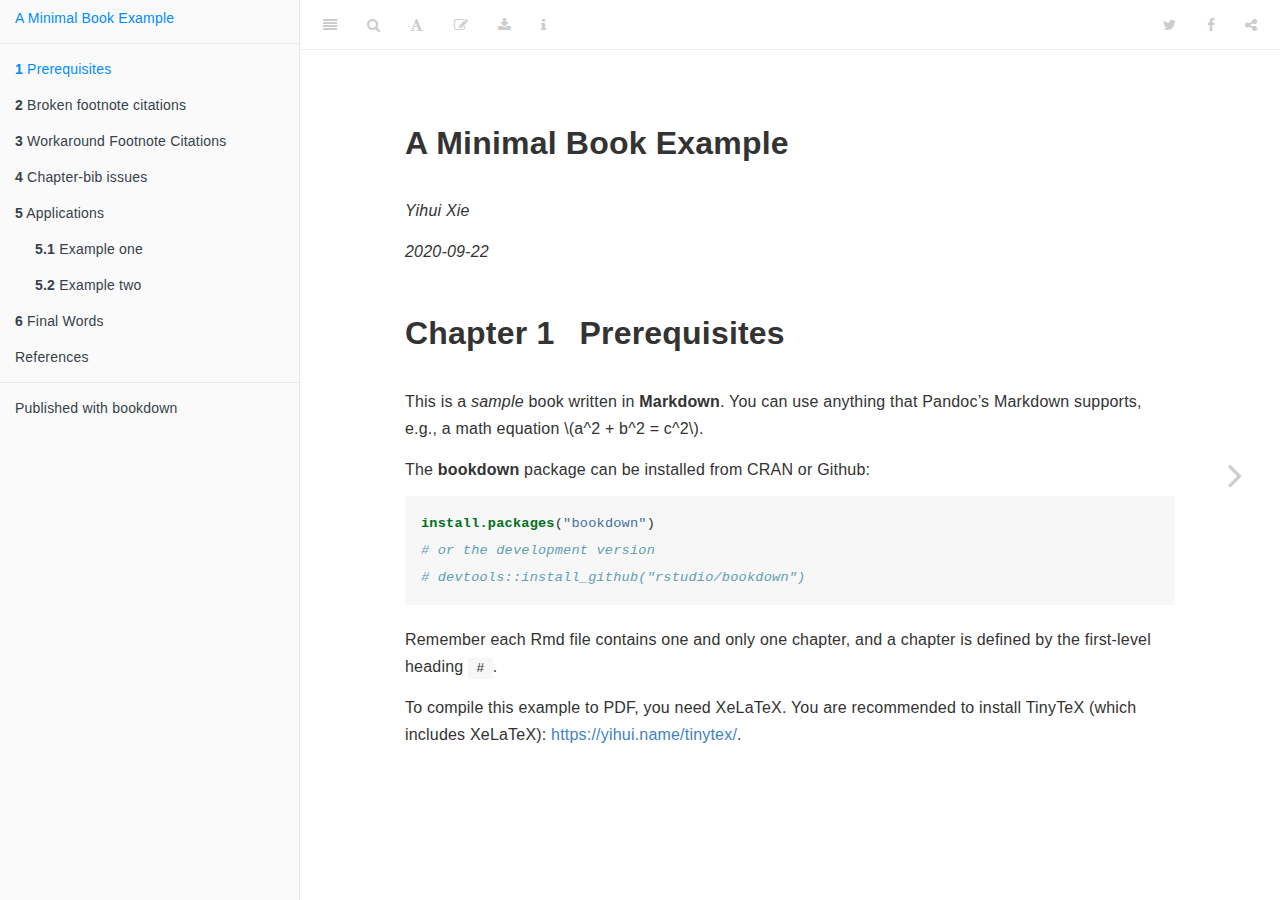
<file: index.html>
<!DOCTYPE html>
<html lang="" xml:lang="">
<head>

  <meta charset="utf-8" />
  <meta http-equiv="X-UA-Compatible" content="IE=edge" />
  <title>A Minimal Book Example</title>
  <meta name="description" content="This is a minimal example of using the bookdown package to write a book. The output format for this example is bookdown::gitbook." />
  <meta name="generator" content="bookdown 0.20 and GitBook 2.6.7" />

  <meta property="og:title" content="A Minimal Book Example" />
  <meta property="og:type" content="book" />
  
  
  <meta property="og:description" content="This is a minimal example of using the bookdown package to write a book. The output format for this example is bookdown::gitbook." />
  <meta name="github-repo" content="rstudio/bookdown-demo" />

  <meta name="twitter:card" content="summary" />
  <meta name="twitter:title" content="A Minimal Book Example" />
  
  <meta name="twitter:description" content="This is a minimal example of using the bookdown package to write a book. The output format for this example is bookdown::gitbook." />
  

<meta name="author" content="Yihui Xie" />


<meta name="date" content="2020-09-22" />

  <meta name="viewport" content="width=device-width, initial-scale=1" />
  <meta name="apple-mobile-web-app-capable" content="yes" />
  <meta name="apple-mobile-web-app-status-bar-style" content="black" />
  
  

<link rel="next" href="intro.html"/>
<script src="libs/jquery-2.2.3/jquery.min.js"></script>
<link href="libs/gitbook-2.6.7/css/style.css" rel="stylesheet" />
<link href="libs/gitbook-2.6.7/css/plugin-table.css" rel="stylesheet" />
<link href="libs/gitbook-2.6.7/css/plugin-bookdown.css" rel="stylesheet" />
<link href="libs/gitbook-2.6.7/css/plugin-highlight.css" rel="stylesheet" />
<link href="libs/gitbook-2.6.7/css/plugin-search.css" rel="stylesheet" />
<link href="libs/gitbook-2.6.7/css/plugin-fontsettings.css" rel="stylesheet" />
<link href="libs/gitbook-2.6.7/css/plugin-clipboard.css" rel="stylesheet" />









<script src="libs/accessible-code-block-0.0.1/empty-anchor.js"></script>


<style type="text/css">
code.sourceCode > span { display: inline-block; line-height: 1.25; }
code.sourceCode > span { color: inherit; text-decoration: inherit; }
code.sourceCode > span:empty { height: 1.2em; }
.sourceCode { overflow: visible; }
code.sourceCode { white-space: pre; position: relative; }
pre.sourceCode { margin: 0; }
@media screen {
div.sourceCode { overflow: auto; }
}
@media print {
code.sourceCode { white-space: pre-wrap; }
code.sourceCode > span { text-indent: -5em; padding-left: 5em; }
}
pre.numberSource code
  { counter-reset: source-line 0; }
pre.numberSource code > span
  { position: relative; left: -4em; counter-increment: source-line; }
pre.numberSource code > span > a:first-child::before
  { content: counter(source-line);
    position: relative; left: -1em; text-align: right; vertical-align: baseline;
    border: none; display: inline-block;
    -webkit-touch-callout: none; -webkit-user-select: none;
    -khtml-user-select: none; -moz-user-select: none;
    -ms-user-select: none; user-select: none;
    padding: 0 4px; width: 4em;
    color: #aaaaaa;
  }
pre.numberSource { margin-left: 3em; border-left: 1px solid #aaaaaa;  padding-left: 4px; }
div.sourceCode
  {   }
@media screen {
code.sourceCode > span > a:first-child::before { text-decoration: underline; }
}
code span.al { color: #ff0000; font-weight: bold; } /* Alert */
code span.an { color: #60a0b0; font-weight: bold; font-style: italic; } /* Annotation */
code span.at { color: #7d9029; } /* Attribute */
code span.bn { color: #40a070; } /* BaseN */
code span.bu { } /* BuiltIn */
code span.cf { color: #007020; font-weight: bold; } /* ControlFlow */
code span.ch { color: #4070a0; } /* Char */
code span.cn { color: #880000; } /* Constant */
code span.co { color: #60a0b0; font-style: italic; } /* Comment */
code span.cv { color: #60a0b0; font-weight: bold; font-style: italic; } /* CommentVar */
code span.do { color: #ba2121; font-style: italic; } /* Documentation */
code span.dt { color: #902000; } /* DataType */
code span.dv { color: #40a070; } /* DecVal */
code span.er { color: #ff0000; font-weight: bold; } /* Error */
code span.ex { } /* Extension */
code span.fl { color: #40a070; } /* Float */
code span.fu { color: #06287e; } /* Function */
code span.im { } /* Import */
code span.in { color: #60a0b0; font-weight: bold; font-style: italic; } /* Information */
code span.kw { color: #007020; font-weight: bold; } /* Keyword */
code span.op { color: #666666; } /* Operator */
code span.ot { color: #007020; } /* Other */
code span.pp { color: #bc7a00; } /* Preprocessor */
code span.sc { color: #4070a0; } /* SpecialChar */
code span.ss { color: #bb6688; } /* SpecialString */
code span.st { color: #4070a0; } /* String */
code span.va { color: #19177c; } /* Variable */
code span.vs { color: #4070a0; } /* VerbatimString */
code span.wa { color: #60a0b0; font-weight: bold; font-style: italic; } /* Warning */
</style>

<link rel="stylesheet" href="style.css" type="text/css" />
</head>

<body>



  <div class="book without-animation with-summary font-size-2 font-family-1" data-basepath=".">

    <div class="book-summary">
      <nav role="navigation">

<ul class="summary">
<li><a href="./">A Minimal Book Example</a></li>

<li class="divider"></li>
<li class="chapter" data-level="1" data-path="index.html"><a href="index.html"><i class="fa fa-check"></i><b>1</b> Prerequisites</a></li>
<li class="chapter" data-level="2" data-path="intro.html"><a href="intro.html"><i class="fa fa-check"></i><b>2</b> Broken footnote citations</a></li>
<li class="chapter" data-level="3" data-path="workaround-footnote-citations.html"><a href="workaround-footnote-citations.html"><i class="fa fa-check"></i><b>3</b> Workaround Footnote Citations</a></li>
<li class="chapter" data-level="4" data-path="chapter-bib-issues.html"><a href="chapter-bib-issues.html"><i class="fa fa-check"></i><b>4</b> Chapter-bib issues</a></li>
<li class="chapter" data-level="5" data-path="applications.html"><a href="applications.html"><i class="fa fa-check"></i><b>5</b> Applications</a><ul>
<li class="chapter" data-level="5.1" data-path="applications.html"><a href="applications.html#example-one"><i class="fa fa-check"></i><b>5.1</b> Example one</a></li>
<li class="chapter" data-level="5.2" data-path="applications.html"><a href="applications.html#example-two"><i class="fa fa-check"></i><b>5.2</b> Example two</a></li>
</ul></li>
<li class="chapter" data-level="6" data-path="final-words.html"><a href="final-words.html"><i class="fa fa-check"></i><b>6</b> Final Words</a></li>
<li class="chapter" data-level="" data-path="references.html"><a href="references.html"><i class="fa fa-check"></i>References</a></li>
<li class="divider"></li>
<li><a href="https://github.com/rstudio/bookdown" target="blank">Published with bookdown</a></li>

</ul>

      </nav>
    </div>

    <div class="book-body">
      <div class="body-inner">
        <div class="book-header" role="navigation">
          <h1>
            <i class="fa fa-circle-o-notch fa-spin"></i><a href="./">A Minimal Book Example</a>
          </h1>
        </div>

        <div class="page-wrapper" tabindex="-1" role="main">
          <div class="page-inner">

            <section class="normal" id="section-">
<div id="header">
<h1 class="title">A Minimal Book Example</h1>
<p class="author"><em>Yihui Xie</em></p>
<p class="date"><em>2020-09-22</em></p>
</div>
<div id="prerequisites" class="section level1">
<h1><span class="header-section-number">Chapter 1</span> Prerequisites</h1>
<p>This is a <em>sample</em> book written in <strong>Markdown</strong>. You can use anything that Pandoc’s Markdown supports, e.g., a math equation <span class="math inline">\(a^2 + b^2 = c^2\)</span>.</p>
<p>The <strong>bookdown</strong> package can be installed from CRAN or Github:</p>
<div class="sourceCode" id="cb1"><pre class="sourceCode r"><code class="sourceCode r"><span id="cb1-1"><a href="index.html#cb1-1"></a><span class="kw">install.packages</span>(<span class="st">&quot;bookdown&quot;</span>)</span>
<span id="cb1-2"><a href="index.html#cb1-2"></a><span class="co"># or the development version</span></span>
<span id="cb1-3"><a href="index.html#cb1-3"></a><span class="co"># devtools::install_github(&quot;rstudio/bookdown&quot;)</span></span></code></pre></div>
<p>Remember each Rmd file contains one and only one chapter, and a chapter is defined by the first-level heading <code>#</code>.</p>
<p>To compile this example to PDF, you need XeLaTeX. You are recommended to install TinyTeX (which includes XeLaTeX): <a href="https://yihui.name/tinytex/" class="uri">https://yihui.name/tinytex/</a>.</p>

</div>
            </section>

          </div>
        </div>
      </div>

<a href="intro.html" class="navigation navigation-next navigation-unique" aria-label="Next page"><i class="fa fa-angle-right"></i></a>
    </div>
  </div>
<script src="libs/gitbook-2.6.7/js/app.min.js"></script>
<script src="libs/gitbook-2.6.7/js/lunr.js"></script>
<script src="libs/gitbook-2.6.7/js/clipboard.min.js"></script>
<script src="libs/gitbook-2.6.7/js/plugin-search.js"></script>
<script src="libs/gitbook-2.6.7/js/plugin-sharing.js"></script>
<script src="libs/gitbook-2.6.7/js/plugin-fontsettings.js"></script>
<script src="libs/gitbook-2.6.7/js/plugin-bookdown.js"></script>
<script src="libs/gitbook-2.6.7/js/jquery.highlight.js"></script>
<script src="libs/gitbook-2.6.7/js/plugin-clipboard.js"></script>
<script>
gitbook.require(["gitbook"], function(gitbook) {
gitbook.start({
"sharing": {
"github": false,
"facebook": true,
"twitter": true,
"linkedin": false,
"weibo": false,
"instapaper": false,
"vk": false,
"all": ["facebook", "twitter", "linkedin", "weibo", "instapaper"]
},
"fontsettings": {
"theme": "white",
"family": "sans",
"size": 2
},
"edit": {
"link": "https://github.com/rstudio/bookdown-demo/edit/master/index.Rmd",
"text": "Edit"
},
"history": {
"link": null,
"text": null
},
"view": {
"link": null,
"text": null
},
"download": ["bookdown-demo.pdf", "bookdown-demo.epub"],
"toc": {
"collapse": "subsection"
}
});
});
</script>

<!-- dynamically load mathjax for compatibility with self-contained -->
<script>
  (function () {
    var script = document.createElement("script");
    script.type = "text/javascript";
    var src = "true";
    if (src === "" || src === "true") src = "https://mathjax.rstudio.com/latest/MathJax.js?config=TeX-MML-AM_CHTML";
    if (location.protocol !== "file:")
      if (/^https?:/.test(src))
        src = src.replace(/^https?:/, '');
    script.src = src;
    document.getElementsByTagName("head")[0].appendChild(script);
  })();
</script>
</body>

</html>
</file>
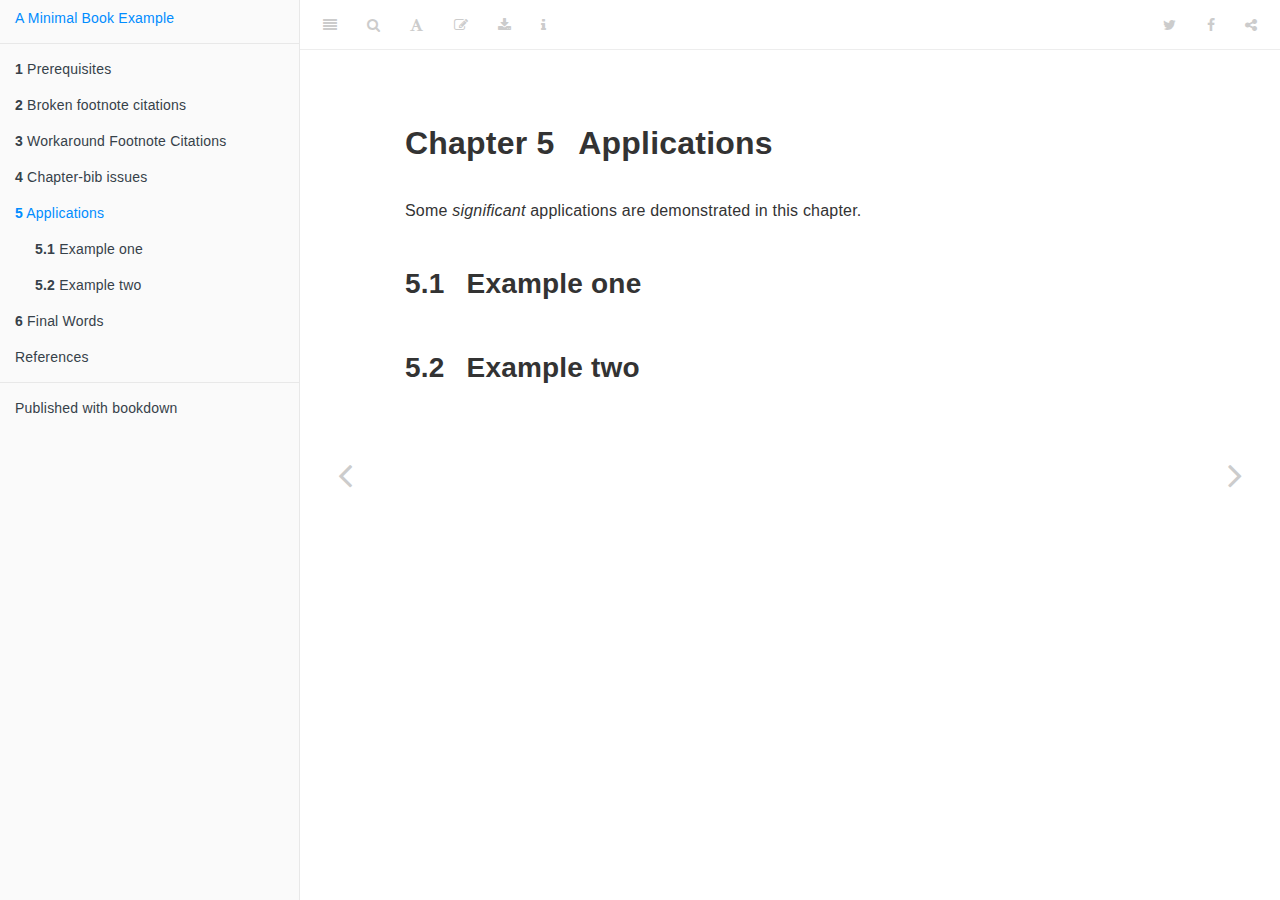
<file: applications.html>
<!DOCTYPE html>
<html lang="" xml:lang="">
<head>

  <meta charset="utf-8" />
  <meta http-equiv="X-UA-Compatible" content="IE=edge" />
  <title>Chapter 5 Applications | A Minimal Book Example</title>
  <meta name="description" content="This is a minimal example of using the bookdown package to write a book. The output format for this example is bookdown::gitbook." />
  <meta name="generator" content="bookdown 0.20 and GitBook 2.6.7" />

  <meta property="og:title" content="Chapter 5 Applications | A Minimal Book Example" />
  <meta property="og:type" content="book" />
  
  
  <meta property="og:description" content="This is a minimal example of using the bookdown package to write a book. The output format for this example is bookdown::gitbook." />
  <meta name="github-repo" content="rstudio/bookdown-demo" />

  <meta name="twitter:card" content="summary" />
  <meta name="twitter:title" content="Chapter 5 Applications | A Minimal Book Example" />
  
  <meta name="twitter:description" content="This is a minimal example of using the bookdown package to write a book. The output format for this example is bookdown::gitbook." />
  

<meta name="author" content="Yihui Xie" />


<meta name="date" content="2020-09-22" />

  <meta name="viewport" content="width=device-width, initial-scale=1" />
  <meta name="apple-mobile-web-app-capable" content="yes" />
  <meta name="apple-mobile-web-app-status-bar-style" content="black" />
  
  
<link rel="prev" href="chapter-bib-issues.html"/>
<link rel="next" href="final-words.html"/>
<script src="libs/jquery-2.2.3/jquery.min.js"></script>
<link href="libs/gitbook-2.6.7/css/style.css" rel="stylesheet" />
<link href="libs/gitbook-2.6.7/css/plugin-table.css" rel="stylesheet" />
<link href="libs/gitbook-2.6.7/css/plugin-bookdown.css" rel="stylesheet" />
<link href="libs/gitbook-2.6.7/css/plugin-highlight.css" rel="stylesheet" />
<link href="libs/gitbook-2.6.7/css/plugin-search.css" rel="stylesheet" />
<link href="libs/gitbook-2.6.7/css/plugin-fontsettings.css" rel="stylesheet" />
<link href="libs/gitbook-2.6.7/css/plugin-clipboard.css" rel="stylesheet" />









<script src="libs/accessible-code-block-0.0.1/empty-anchor.js"></script>


<style type="text/css">
code.sourceCode > span { display: inline-block; line-height: 1.25; }
code.sourceCode > span { color: inherit; text-decoration: inherit; }
code.sourceCode > span:empty { height: 1.2em; }
.sourceCode { overflow: visible; }
code.sourceCode { white-space: pre; position: relative; }
pre.sourceCode { margin: 0; }
@media screen {
div.sourceCode { overflow: auto; }
}
@media print {
code.sourceCode { white-space: pre-wrap; }
code.sourceCode > span { text-indent: -5em; padding-left: 5em; }
}
pre.numberSource code
  { counter-reset: source-line 0; }
pre.numberSource code > span
  { position: relative; left: -4em; counter-increment: source-line; }
pre.numberSource code > span > a:first-child::before
  { content: counter(source-line);
    position: relative; left: -1em; text-align: right; vertical-align: baseline;
    border: none; display: inline-block;
    -webkit-touch-callout: none; -webkit-user-select: none;
    -khtml-user-select: none; -moz-user-select: none;
    -ms-user-select: none; user-select: none;
    padding: 0 4px; width: 4em;
    color: #aaaaaa;
  }
pre.numberSource { margin-left: 3em; border-left: 1px solid #aaaaaa;  padding-left: 4px; }
div.sourceCode
  {   }
@media screen {
code.sourceCode > span > a:first-child::before { text-decoration: underline; }
}
code span.al { color: #ff0000; font-weight: bold; } /* Alert */
code span.an { color: #60a0b0; font-weight: bold; font-style: italic; } /* Annotation */
code span.at { color: #7d9029; } /* Attribute */
code span.bn { color: #40a070; } /* BaseN */
code span.bu { } /* BuiltIn */
code span.cf { color: #007020; font-weight: bold; } /* ControlFlow */
code span.ch { color: #4070a0; } /* Char */
code span.cn { color: #880000; } /* Constant */
code span.co { color: #60a0b0; font-style: italic; } /* Comment */
code span.cv { color: #60a0b0; font-weight: bold; font-style: italic; } /* CommentVar */
code span.do { color: #ba2121; font-style: italic; } /* Documentation */
code span.dt { color: #902000; } /* DataType */
code span.dv { color: #40a070; } /* DecVal */
code span.er { color: #ff0000; font-weight: bold; } /* Error */
code span.ex { } /* Extension */
code span.fl { color: #40a070; } /* Float */
code span.fu { color: #06287e; } /* Function */
code span.im { } /* Import */
code span.in { color: #60a0b0; font-weight: bold; font-style: italic; } /* Information */
code span.kw { color: #007020; font-weight: bold; } /* Keyword */
code span.op { color: #666666; } /* Operator */
code span.ot { color: #007020; } /* Other */
code span.pp { color: #bc7a00; } /* Preprocessor */
code span.sc { color: #4070a0; } /* SpecialChar */
code span.ss { color: #bb6688; } /* SpecialString */
code span.st { color: #4070a0; } /* String */
code span.va { color: #19177c; } /* Variable */
code span.vs { color: #4070a0; } /* VerbatimString */
code span.wa { color: #60a0b0; font-weight: bold; font-style: italic; } /* Warning */
</style>

<link rel="stylesheet" href="style.css" type="text/css" />
</head>

<body>



  <div class="book without-animation with-summary font-size-2 font-family-1" data-basepath=".">

    <div class="book-summary">
      <nav role="navigation">

<ul class="summary">
<li><a href="./">A Minimal Book Example</a></li>

<li class="divider"></li>
<li class="chapter" data-level="1" data-path="index.html"><a href="index.html"><i class="fa fa-check"></i><b>1</b> Prerequisites</a></li>
<li class="chapter" data-level="2" data-path="intro.html"><a href="intro.html"><i class="fa fa-check"></i><b>2</b> Broken footnote citations</a></li>
<li class="chapter" data-level="3" data-path="workaround-footnote-citations.html"><a href="workaround-footnote-citations.html"><i class="fa fa-check"></i><b>3</b> Workaround Footnote Citations</a></li>
<li class="chapter" data-level="4" data-path="chapter-bib-issues.html"><a href="chapter-bib-issues.html"><i class="fa fa-check"></i><b>4</b> Chapter-bib issues</a></li>
<li class="chapter" data-level="5" data-path="applications.html"><a href="applications.html"><i class="fa fa-check"></i><b>5</b> Applications</a><ul>
<li class="chapter" data-level="5.1" data-path="applications.html"><a href="applications.html#example-one"><i class="fa fa-check"></i><b>5.1</b> Example one</a></li>
<li class="chapter" data-level="5.2" data-path="applications.html"><a href="applications.html#example-two"><i class="fa fa-check"></i><b>5.2</b> Example two</a></li>
</ul></li>
<li class="chapter" data-level="6" data-path="final-words.html"><a href="final-words.html"><i class="fa fa-check"></i><b>6</b> Final Words</a></li>
<li class="chapter" data-level="" data-path="references.html"><a href="references.html"><i class="fa fa-check"></i>References</a></li>
<li class="divider"></li>
<li><a href="https://github.com/rstudio/bookdown" target="blank">Published with bookdown</a></li>

</ul>

      </nav>
    </div>

    <div class="book-body">
      <div class="body-inner">
        <div class="book-header" role="navigation">
          <h1>
            <i class="fa fa-circle-o-notch fa-spin"></i><a href="./">A Minimal Book Example</a>
          </h1>
        </div>

        <div class="page-wrapper" tabindex="-1" role="main">
          <div class="page-inner">

            <section class="normal" id="section-">
<div id="applications" class="section level1">
<h1><span class="header-section-number">Chapter 5</span> Applications</h1>
<p>Some <em>significant</em> applications are demonstrated in this chapter.</p>
<div id="example-one" class="section level2">
<h2><span class="header-section-number">5.1</span> Example one</h2>
</div>
<div id="example-two" class="section level2">
<h2><span class="header-section-number">5.2</span> Example two</h2>

</div>
</div>
            </section>

          </div>
        </div>
      </div>
<a href="chapter-bib-issues.html" class="navigation navigation-prev " aria-label="Previous page"><i class="fa fa-angle-left"></i></a>
<a href="final-words.html" class="navigation navigation-next " aria-label="Next page"><i class="fa fa-angle-right"></i></a>
    </div>
  </div>
<script src="libs/gitbook-2.6.7/js/app.min.js"></script>
<script src="libs/gitbook-2.6.7/js/lunr.js"></script>
<script src="libs/gitbook-2.6.7/js/clipboard.min.js"></script>
<script src="libs/gitbook-2.6.7/js/plugin-search.js"></script>
<script src="libs/gitbook-2.6.7/js/plugin-sharing.js"></script>
<script src="libs/gitbook-2.6.7/js/plugin-fontsettings.js"></script>
<script src="libs/gitbook-2.6.7/js/plugin-bookdown.js"></script>
<script src="libs/gitbook-2.6.7/js/jquery.highlight.js"></script>
<script src="libs/gitbook-2.6.7/js/plugin-clipboard.js"></script>
<script>
gitbook.require(["gitbook"], function(gitbook) {
gitbook.start({
"sharing": {
"github": false,
"facebook": true,
"twitter": true,
"linkedin": false,
"weibo": false,
"instapaper": false,
"vk": false,
"all": ["facebook", "twitter", "linkedin", "weibo", "instapaper"]
},
"fontsettings": {
"theme": "white",
"family": "sans",
"size": 2
},
"edit": {
"link": "https://github.com/rstudio/bookdown-demo/edit/master/04-application.Rmd",
"text": "Edit"
},
"history": {
"link": null,
"text": null
},
"view": {
"link": null,
"text": null
},
"download": ["bookdown-demo.pdf", "bookdown-demo.epub"],
"toc": {
"collapse": "subsection"
}
});
});
</script>

<!-- dynamically load mathjax for compatibility with self-contained -->
<script>
  (function () {
    var script = document.createElement("script");
    script.type = "text/javascript";
    var src = "true";
    if (src === "" || src === "true") src = "https://mathjax.rstudio.com/latest/MathJax.js?config=TeX-MML-AM_CHTML";
    if (location.protocol !== "file:")
      if (/^https?:/.test(src))
        src = src.replace(/^https?:/, '');
    script.src = src;
    document.getElementsByTagName("head")[0].appendChild(script);
  })();
</script>
</body>

</html>
</file>
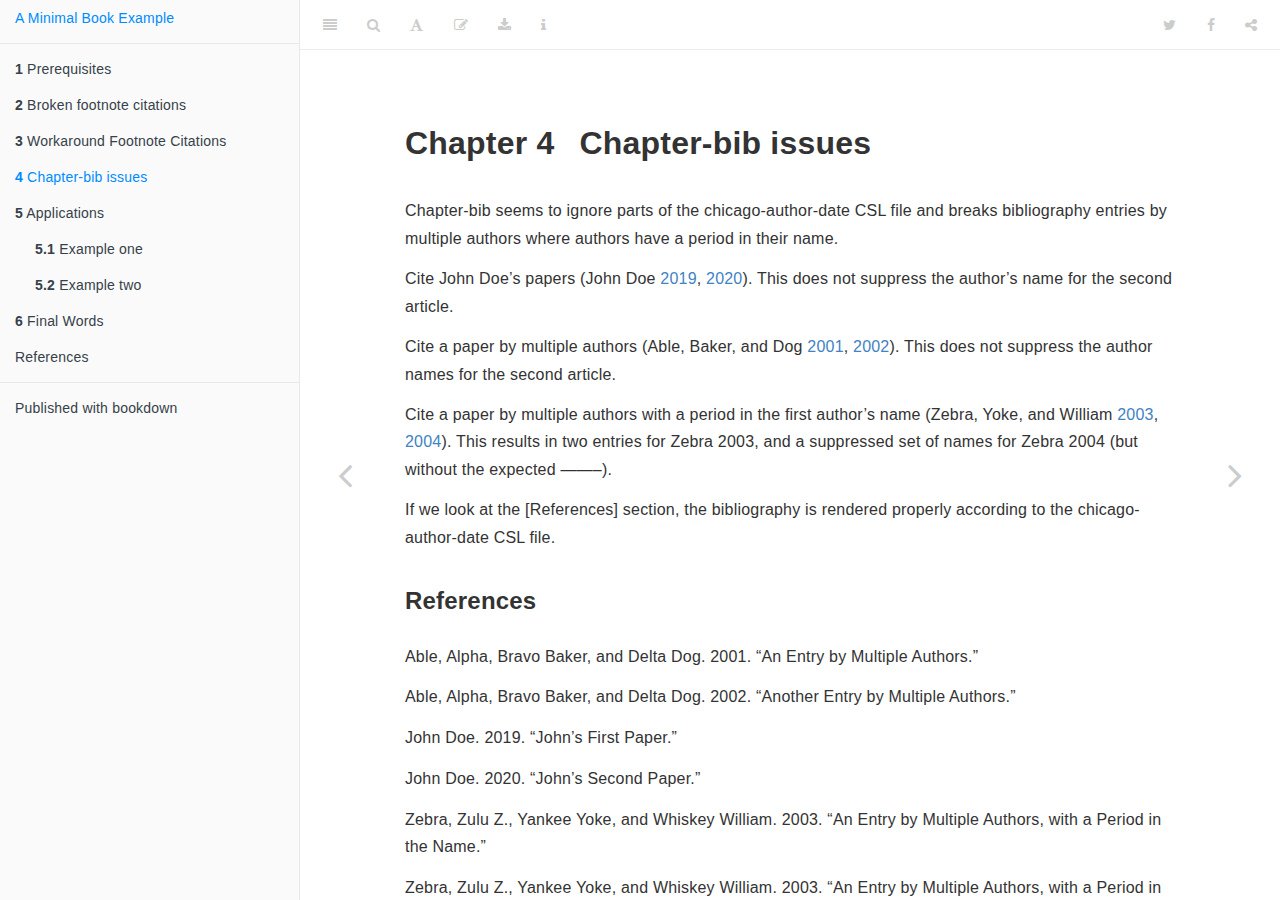
<file: chapter-bib-issues.html>
<!DOCTYPE html>
<html lang="" xml:lang="">
<head>

  <meta charset="utf-8" />
  <meta http-equiv="X-UA-Compatible" content="IE=edge" />
  <title>Chapter 4 Chapter-bib issues | A Minimal Book Example</title>
  <meta name="description" content="This is a minimal example of using the bookdown package to write a book. The output format for this example is bookdown::gitbook." />
  <meta name="generator" content="bookdown 0.20 and GitBook 2.6.7" />

  <meta property="og:title" content="Chapter 4 Chapter-bib issues | A Minimal Book Example" />
  <meta property="og:type" content="book" />
  
  
  <meta property="og:description" content="This is a minimal example of using the bookdown package to write a book. The output format for this example is bookdown::gitbook." />
  <meta name="github-repo" content="rstudio/bookdown-demo" />

  <meta name="twitter:card" content="summary" />
  <meta name="twitter:title" content="Chapter 4 Chapter-bib issues | A Minimal Book Example" />
  
  <meta name="twitter:description" content="This is a minimal example of using the bookdown package to write a book. The output format for this example is bookdown::gitbook." />
  

<meta name="author" content="Yihui Xie" />


<meta name="date" content="2020-09-22" />

  <meta name="viewport" content="width=device-width, initial-scale=1" />
  <meta name="apple-mobile-web-app-capable" content="yes" />
  <meta name="apple-mobile-web-app-status-bar-style" content="black" />
  
  
<link rel="prev" href="workaround-footnote-citations.html"/>
<link rel="next" href="applications.html"/>
<script src="libs/jquery-2.2.3/jquery.min.js"></script>
<link href="libs/gitbook-2.6.7/css/style.css" rel="stylesheet" />
<link href="libs/gitbook-2.6.7/css/plugin-table.css" rel="stylesheet" />
<link href="libs/gitbook-2.6.7/css/plugin-bookdown.css" rel="stylesheet" />
<link href="libs/gitbook-2.6.7/css/plugin-highlight.css" rel="stylesheet" />
<link href="libs/gitbook-2.6.7/css/plugin-search.css" rel="stylesheet" />
<link href="libs/gitbook-2.6.7/css/plugin-fontsettings.css" rel="stylesheet" />
<link href="libs/gitbook-2.6.7/css/plugin-clipboard.css" rel="stylesheet" />









<script src="libs/accessible-code-block-0.0.1/empty-anchor.js"></script>


<style type="text/css">
code.sourceCode > span { display: inline-block; line-height: 1.25; }
code.sourceCode > span { color: inherit; text-decoration: inherit; }
code.sourceCode > span:empty { height: 1.2em; }
.sourceCode { overflow: visible; }
code.sourceCode { white-space: pre; position: relative; }
pre.sourceCode { margin: 0; }
@media screen {
div.sourceCode { overflow: auto; }
}
@media print {
code.sourceCode { white-space: pre-wrap; }
code.sourceCode > span { text-indent: -5em; padding-left: 5em; }
}
pre.numberSource code
  { counter-reset: source-line 0; }
pre.numberSource code > span
  { position: relative; left: -4em; counter-increment: source-line; }
pre.numberSource code > span > a:first-child::before
  { content: counter(source-line);
    position: relative; left: -1em; text-align: right; vertical-align: baseline;
    border: none; display: inline-block;
    -webkit-touch-callout: none; -webkit-user-select: none;
    -khtml-user-select: none; -moz-user-select: none;
    -ms-user-select: none; user-select: none;
    padding: 0 4px; width: 4em;
    color: #aaaaaa;
  }
pre.numberSource { margin-left: 3em; border-left: 1px solid #aaaaaa;  padding-left: 4px; }
div.sourceCode
  {   }
@media screen {
code.sourceCode > span > a:first-child::before { text-decoration: underline; }
}
code span.al { color: #ff0000; font-weight: bold; } /* Alert */
code span.an { color: #60a0b0; font-weight: bold; font-style: italic; } /* Annotation */
code span.at { color: #7d9029; } /* Attribute */
code span.bn { color: #40a070; } /* BaseN */
code span.bu { } /* BuiltIn */
code span.cf { color: #007020; font-weight: bold; } /* ControlFlow */
code span.ch { color: #4070a0; } /* Char */
code span.cn { color: #880000; } /* Constant */
code span.co { color: #60a0b0; font-style: italic; } /* Comment */
code span.cv { color: #60a0b0; font-weight: bold; font-style: italic; } /* CommentVar */
code span.do { color: #ba2121; font-style: italic; } /* Documentation */
code span.dt { color: #902000; } /* DataType */
code span.dv { color: #40a070; } /* DecVal */
code span.er { color: #ff0000; font-weight: bold; } /* Error */
code span.ex { } /* Extension */
code span.fl { color: #40a070; } /* Float */
code span.fu { color: #06287e; } /* Function */
code span.im { } /* Import */
code span.in { color: #60a0b0; font-weight: bold; font-style: italic; } /* Information */
code span.kw { color: #007020; font-weight: bold; } /* Keyword */
code span.op { color: #666666; } /* Operator */
code span.ot { color: #007020; } /* Other */
code span.pp { color: #bc7a00; } /* Preprocessor */
code span.sc { color: #4070a0; } /* SpecialChar */
code span.ss { color: #bb6688; } /* SpecialString */
code span.st { color: #4070a0; } /* String */
code span.va { color: #19177c; } /* Variable */
code span.vs { color: #4070a0; } /* VerbatimString */
code span.wa { color: #60a0b0; font-weight: bold; font-style: italic; } /* Warning */
</style>

<link rel="stylesheet" href="style.css" type="text/css" />
</head>

<body>



  <div class="book without-animation with-summary font-size-2 font-family-1" data-basepath=".">

    <div class="book-summary">
      <nav role="navigation">

<ul class="summary">
<li><a href="./">A Minimal Book Example</a></li>

<li class="divider"></li>
<li class="chapter" data-level="1" data-path="index.html"><a href="index.html"><i class="fa fa-check"></i><b>1</b> Prerequisites</a></li>
<li class="chapter" data-level="2" data-path="intro.html"><a href="intro.html"><i class="fa fa-check"></i><b>2</b> Broken footnote citations</a></li>
<li class="chapter" data-level="3" data-path="workaround-footnote-citations.html"><a href="workaround-footnote-citations.html"><i class="fa fa-check"></i><b>3</b> Workaround Footnote Citations</a></li>
<li class="chapter" data-level="4" data-path="chapter-bib-issues.html"><a href="chapter-bib-issues.html"><i class="fa fa-check"></i><b>4</b> Chapter-bib issues</a></li>
<li class="chapter" data-level="5" data-path="applications.html"><a href="applications.html"><i class="fa fa-check"></i><b>5</b> Applications</a><ul>
<li class="chapter" data-level="5.1" data-path="applications.html"><a href="applications.html#example-one"><i class="fa fa-check"></i><b>5.1</b> Example one</a></li>
<li class="chapter" data-level="5.2" data-path="applications.html"><a href="applications.html#example-two"><i class="fa fa-check"></i><b>5.2</b> Example two</a></li>
</ul></li>
<li class="chapter" data-level="6" data-path="final-words.html"><a href="final-words.html"><i class="fa fa-check"></i><b>6</b> Final Words</a></li>
<li class="chapter" data-level="" data-path="references.html"><a href="references.html"><i class="fa fa-check"></i>References</a></li>
<li class="divider"></li>
<li><a href="https://github.com/rstudio/bookdown" target="blank">Published with bookdown</a></li>

</ul>

      </nav>
    </div>

    <div class="book-body">
      <div class="body-inner">
        <div class="book-header" role="navigation">
          <h1>
            <i class="fa fa-circle-o-notch fa-spin"></i><a href="./">A Minimal Book Example</a>
          </h1>
        </div>

        <div class="page-wrapper" tabindex="-1" role="main">
          <div class="page-inner">

            <section class="normal" id="section-">
<div id="chapter-bib-issues" class="section level1">
<h1><span class="header-section-number">Chapter 4</span> Chapter-bib issues</h1>
<p>Chapter-bib seems to ignore parts of the chicago-author-date CSL file and breaks bibliography entries by multiple authors where authors have a period in their name.</p>
<p>Cite John Doe’s papers <span class="citation">(John Doe <a href="#ref-johndoe2019" role="doc-biblioref">2019</a>, <a href="#ref-johndoe2020" role="doc-biblioref">2020</a>)</span>. This does not suppress the author’s name for the second article.</p>
<p>Cite a paper by multiple authors <span class="citation">(Able, Baker, and Dog <a href="#ref-able2001" role="doc-biblioref">2001</a>, <a href="#ref-able2002" role="doc-biblioref">2002</a>)</span>. This does not suppress the author names for the second article.</p>
<p>Cite a paper by multiple authors with a period in the first author’s name <span class="citation">(Zebra, Yoke, and William <a href="#ref-zebra2003" role="doc-biblioref">2003</a>, <a href="#ref-zebra2004" role="doc-biblioref">2004</a>)</span>. This results in two entries for Zebra 2003, and a suppressed set of names for Zebra 2004 (but without the expected ——–).</p>
<p>If we look at the [References] section, the bibliography is rendered properly according to the chicago-author-date CSL file.</p>

</div>
<h3>References</h3>
<div id="refs" class="references">
<div id="ref-able2001">
<p>Able, Alpha, Bravo Baker, and Delta Dog. 2001. “An Entry by Multiple Authors.”</p>
</div>
<div id="ref-able2002">
<p>Able, Alpha, Bravo Baker, and Delta Dog. 2002. “Another Entry by Multiple Authors.”</p>
</div>
<div id="ref-johndoe2019">
<p>John Doe. 2019. “John’s First Paper.”</p>
</div>
<div id="ref-johndoe2020">
<p>John Doe. 2020. “John’s Second Paper.”</p>
</div>
<div id="ref-zebra2003">
<p>Zebra, Zulu Z., Yankee Yoke, and Whiskey William. 2003. “An Entry by Multiple Authors, with a Period in the Name.”</p>
</div>
<div id="ref-zebra2004">
<p>Zebra, Zulu Z., Yankee Yoke, and Whiskey William. 2003. “An Entry by Multiple Authors, with a Period in the Name.”</p> 2004. “Another Entry by Multiple Authors, with a Period in the Name.”</p>
</div>
</div>
            </section>

          </div>
        </div>
      </div>
<a href="workaround-footnote-citations.html" class="navigation navigation-prev " aria-label="Previous page"><i class="fa fa-angle-left"></i></a>
<a href="applications.html" class="navigation navigation-next " aria-label="Next page"><i class="fa fa-angle-right"></i></a>
    </div>
  </div>
<script src="libs/gitbook-2.6.7/js/app.min.js"></script>
<script src="libs/gitbook-2.6.7/js/lunr.js"></script>
<script src="libs/gitbook-2.6.7/js/clipboard.min.js"></script>
<script src="libs/gitbook-2.6.7/js/plugin-search.js"></script>
<script src="libs/gitbook-2.6.7/js/plugin-sharing.js"></script>
<script src="libs/gitbook-2.6.7/js/plugin-fontsettings.js"></script>
<script src="libs/gitbook-2.6.7/js/plugin-bookdown.js"></script>
<script src="libs/gitbook-2.6.7/js/jquery.highlight.js"></script>
<script src="libs/gitbook-2.6.7/js/plugin-clipboard.js"></script>
<script>
gitbook.require(["gitbook"], function(gitbook) {
gitbook.start({
"sharing": {
"github": false,
"facebook": true,
"twitter": true,
"linkedin": false,
"weibo": false,
"instapaper": false,
"vk": false,
"all": ["facebook", "twitter", "linkedin", "weibo", "instapaper"]
},
"fontsettings": {
"theme": "white",
"family": "sans",
"size": 2
},
"edit": {
"link": "https://github.com/rstudio/bookdown-demo/edit/master/03-method.Rmd",
"text": "Edit"
},
"history": {
"link": null,
"text": null
},
"view": {
"link": null,
"text": null
},
"download": ["bookdown-demo.pdf", "bookdown-demo.epub"],
"toc": {
"collapse": "subsection"
}
});
});
</script>

<!-- dynamically load mathjax for compatibility with self-contained -->
<script>
  (function () {
    var script = document.createElement("script");
    script.type = "text/javascript";
    var src = "true";
    if (src === "" || src === "true") src = "https://mathjax.rstudio.com/latest/MathJax.js?config=TeX-MML-AM_CHTML";
    if (location.protocol !== "file:")
      if (/^https?:/.test(src))
        src = src.replace(/^https?:/, '');
    script.src = src;
    document.getElementsByTagName("head")[0].appendChild(script);
  })();
</script>
</body>

</html>
</file>
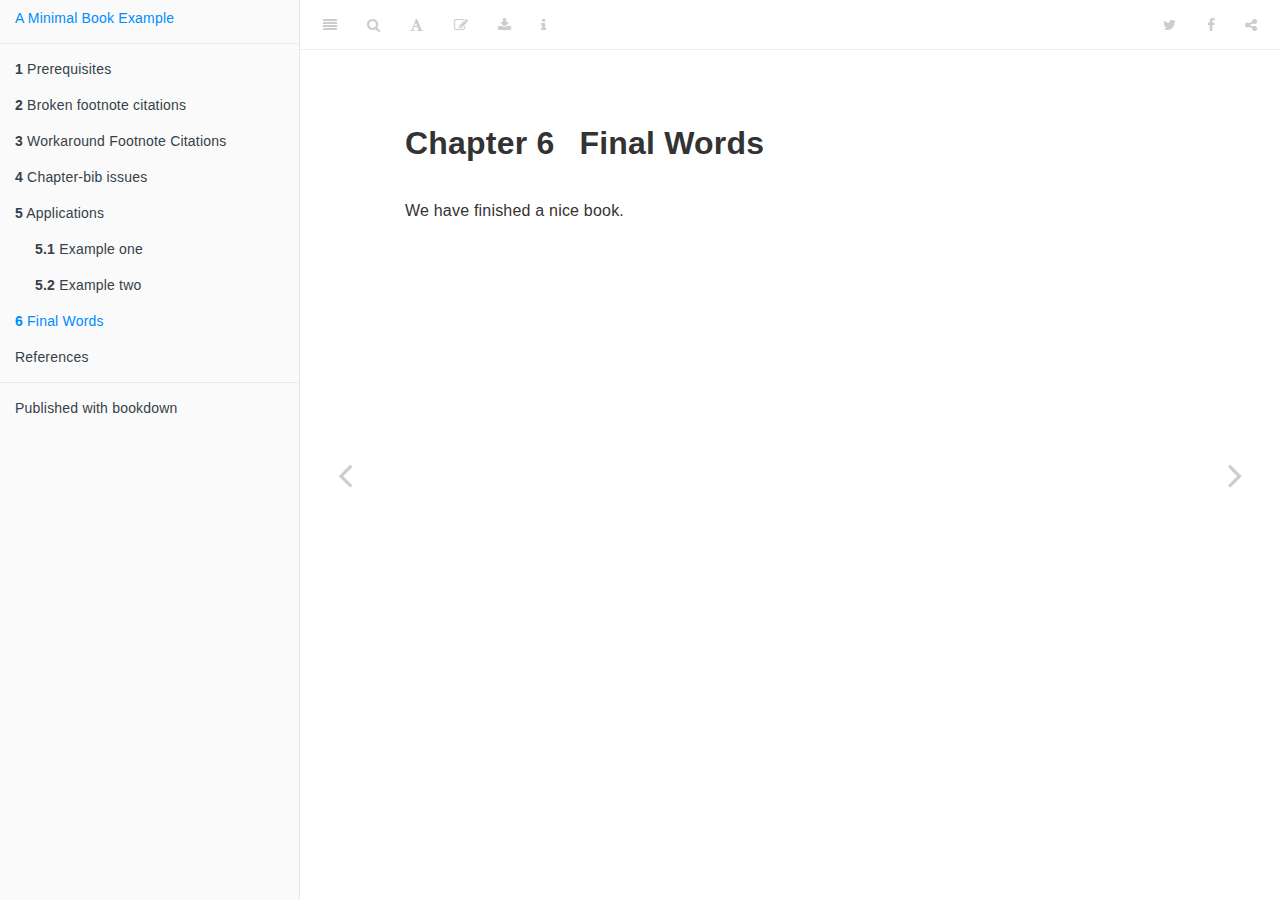
<file: final-words.html>
<!DOCTYPE html>
<html lang="" xml:lang="">
<head>

  <meta charset="utf-8" />
  <meta http-equiv="X-UA-Compatible" content="IE=edge" />
  <title>Chapter 6 Final Words | A Minimal Book Example</title>
  <meta name="description" content="This is a minimal example of using the bookdown package to write a book. The output format for this example is bookdown::gitbook." />
  <meta name="generator" content="bookdown 0.20 and GitBook 2.6.7" />

  <meta property="og:title" content="Chapter 6 Final Words | A Minimal Book Example" />
  <meta property="og:type" content="book" />
  
  
  <meta property="og:description" content="This is a minimal example of using the bookdown package to write a book. The output format for this example is bookdown::gitbook." />
  <meta name="github-repo" content="rstudio/bookdown-demo" />

  <meta name="twitter:card" content="summary" />
  <meta name="twitter:title" content="Chapter 6 Final Words | A Minimal Book Example" />
  
  <meta name="twitter:description" content="This is a minimal example of using the bookdown package to write a book. The output format for this example is bookdown::gitbook." />
  

<meta name="author" content="Yihui Xie" />


<meta name="date" content="2020-09-22" />

  <meta name="viewport" content="width=device-width, initial-scale=1" />
  <meta name="apple-mobile-web-app-capable" content="yes" />
  <meta name="apple-mobile-web-app-status-bar-style" content="black" />
  
  
<link rel="prev" href="applications.html"/>
<link rel="next" href="references.html"/>
<script src="libs/jquery-2.2.3/jquery.min.js"></script>
<link href="libs/gitbook-2.6.7/css/style.css" rel="stylesheet" />
<link href="libs/gitbook-2.6.7/css/plugin-table.css" rel="stylesheet" />
<link href="libs/gitbook-2.6.7/css/plugin-bookdown.css" rel="stylesheet" />
<link href="libs/gitbook-2.6.7/css/plugin-highlight.css" rel="stylesheet" />
<link href="libs/gitbook-2.6.7/css/plugin-search.css" rel="stylesheet" />
<link href="libs/gitbook-2.6.7/css/plugin-fontsettings.css" rel="stylesheet" />
<link href="libs/gitbook-2.6.7/css/plugin-clipboard.css" rel="stylesheet" />









<script src="libs/accessible-code-block-0.0.1/empty-anchor.js"></script>


<style type="text/css">
code.sourceCode > span { display: inline-block; line-height: 1.25; }
code.sourceCode > span { color: inherit; text-decoration: inherit; }
code.sourceCode > span:empty { height: 1.2em; }
.sourceCode { overflow: visible; }
code.sourceCode { white-space: pre; position: relative; }
pre.sourceCode { margin: 0; }
@media screen {
div.sourceCode { overflow: auto; }
}
@media print {
code.sourceCode { white-space: pre-wrap; }
code.sourceCode > span { text-indent: -5em; padding-left: 5em; }
}
pre.numberSource code
  { counter-reset: source-line 0; }
pre.numberSource code > span
  { position: relative; left: -4em; counter-increment: source-line; }
pre.numberSource code > span > a:first-child::before
  { content: counter(source-line);
    position: relative; left: -1em; text-align: right; vertical-align: baseline;
    border: none; display: inline-block;
    -webkit-touch-callout: none; -webkit-user-select: none;
    -khtml-user-select: none; -moz-user-select: none;
    -ms-user-select: none; user-select: none;
    padding: 0 4px; width: 4em;
    color: #aaaaaa;
  }
pre.numberSource { margin-left: 3em; border-left: 1px solid #aaaaaa;  padding-left: 4px; }
div.sourceCode
  {   }
@media screen {
code.sourceCode > span > a:first-child::before { text-decoration: underline; }
}
code span.al { color: #ff0000; font-weight: bold; } /* Alert */
code span.an { color: #60a0b0; font-weight: bold; font-style: italic; } /* Annotation */
code span.at { color: #7d9029; } /* Attribute */
code span.bn { color: #40a070; } /* BaseN */
code span.bu { } /* BuiltIn */
code span.cf { color: #007020; font-weight: bold; } /* ControlFlow */
code span.ch { color: #4070a0; } /* Char */
code span.cn { color: #880000; } /* Constant */
code span.co { color: #60a0b0; font-style: italic; } /* Comment */
code span.cv { color: #60a0b0; font-weight: bold; font-style: italic; } /* CommentVar */
code span.do { color: #ba2121; font-style: italic; } /* Documentation */
code span.dt { color: #902000; } /* DataType */
code span.dv { color: #40a070; } /* DecVal */
code span.er { color: #ff0000; font-weight: bold; } /* Error */
code span.ex { } /* Extension */
code span.fl { color: #40a070; } /* Float */
code span.fu { color: #06287e; } /* Function */
code span.im { } /* Import */
code span.in { color: #60a0b0; font-weight: bold; font-style: italic; } /* Information */
code span.kw { color: #007020; font-weight: bold; } /* Keyword */
code span.op { color: #666666; } /* Operator */
code span.ot { color: #007020; } /* Other */
code span.pp { color: #bc7a00; } /* Preprocessor */
code span.sc { color: #4070a0; } /* SpecialChar */
code span.ss { color: #bb6688; } /* SpecialString */
code span.st { color: #4070a0; } /* String */
code span.va { color: #19177c; } /* Variable */
code span.vs { color: #4070a0; } /* VerbatimString */
code span.wa { color: #60a0b0; font-weight: bold; font-style: italic; } /* Warning */
</style>

<link rel="stylesheet" href="style.css" type="text/css" />
</head>

<body>



  <div class="book without-animation with-summary font-size-2 font-family-1" data-basepath=".">

    <div class="book-summary">
      <nav role="navigation">

<ul class="summary">
<li><a href="./">A Minimal Book Example</a></li>

<li class="divider"></li>
<li class="chapter" data-level="1" data-path="index.html"><a href="index.html"><i class="fa fa-check"></i><b>1</b> Prerequisites</a></li>
<li class="chapter" data-level="2" data-path="intro.html"><a href="intro.html"><i class="fa fa-check"></i><b>2</b> Broken footnote citations</a></li>
<li class="chapter" data-level="3" data-path="workaround-footnote-citations.html"><a href="workaround-footnote-citations.html"><i class="fa fa-check"></i><b>3</b> Workaround Footnote Citations</a></li>
<li class="chapter" data-level="4" data-path="chapter-bib-issues.html"><a href="chapter-bib-issues.html"><i class="fa fa-check"></i><b>4</b> Chapter-bib issues</a></li>
<li class="chapter" data-level="5" data-path="applications.html"><a href="applications.html"><i class="fa fa-check"></i><b>5</b> Applications</a><ul>
<li class="chapter" data-level="5.1" data-path="applications.html"><a href="applications.html#example-one"><i class="fa fa-check"></i><b>5.1</b> Example one</a></li>
<li class="chapter" data-level="5.2" data-path="applications.html"><a href="applications.html#example-two"><i class="fa fa-check"></i><b>5.2</b> Example two</a></li>
</ul></li>
<li class="chapter" data-level="6" data-path="final-words.html"><a href="final-words.html"><i class="fa fa-check"></i><b>6</b> Final Words</a></li>
<li class="chapter" data-level="" data-path="references.html"><a href="references.html"><i class="fa fa-check"></i>References</a></li>
<li class="divider"></li>
<li><a href="https://github.com/rstudio/bookdown" target="blank">Published with bookdown</a></li>

</ul>

      </nav>
    </div>

    <div class="book-body">
      <div class="body-inner">
        <div class="book-header" role="navigation">
          <h1>
            <i class="fa fa-circle-o-notch fa-spin"></i><a href="./">A Minimal Book Example</a>
          </h1>
        </div>

        <div class="page-wrapper" tabindex="-1" role="main">
          <div class="page-inner">

            <section class="normal" id="section-">
<div id="final-words" class="section level1">
<h1><span class="header-section-number">Chapter 6</span> Final Words</h1>
<p>We have finished a nice book.</p>

</div>
            </section>

          </div>
        </div>
      </div>
<a href="applications.html" class="navigation navigation-prev " aria-label="Previous page"><i class="fa fa-angle-left"></i></a>
<a href="references.html" class="navigation navigation-next " aria-label="Next page"><i class="fa fa-angle-right"></i></a>
    </div>
  </div>
<script src="libs/gitbook-2.6.7/js/app.min.js"></script>
<script src="libs/gitbook-2.6.7/js/lunr.js"></script>
<script src="libs/gitbook-2.6.7/js/clipboard.min.js"></script>
<script src="libs/gitbook-2.6.7/js/plugin-search.js"></script>
<script src="libs/gitbook-2.6.7/js/plugin-sharing.js"></script>
<script src="libs/gitbook-2.6.7/js/plugin-fontsettings.js"></script>
<script src="libs/gitbook-2.6.7/js/plugin-bookdown.js"></script>
<script src="libs/gitbook-2.6.7/js/jquery.highlight.js"></script>
<script src="libs/gitbook-2.6.7/js/plugin-clipboard.js"></script>
<script>
gitbook.require(["gitbook"], function(gitbook) {
gitbook.start({
"sharing": {
"github": false,
"facebook": true,
"twitter": true,
"linkedin": false,
"weibo": false,
"instapaper": false,
"vk": false,
"all": ["facebook", "twitter", "linkedin", "weibo", "instapaper"]
},
"fontsettings": {
"theme": "white",
"family": "sans",
"size": 2
},
"edit": {
"link": "https://github.com/rstudio/bookdown-demo/edit/master/05-summary.Rmd",
"text": "Edit"
},
"history": {
"link": null,
"text": null
},
"view": {
"link": null,
"text": null
},
"download": ["bookdown-demo.pdf", "bookdown-demo.epub"],
"toc": {
"collapse": "subsection"
}
});
});
</script>

<!-- dynamically load mathjax for compatibility with self-contained -->
<script>
  (function () {
    var script = document.createElement("script");
    script.type = "text/javascript";
    var src = "true";
    if (src === "" || src === "true") src = "https://mathjax.rstudio.com/latest/MathJax.js?config=TeX-MML-AM_CHTML";
    if (location.protocol !== "file:")
      if (/^https?:/.test(src))
        src = src.replace(/^https?:/, '');
    script.src = src;
    document.getElementsByTagName("head")[0].appendChild(script);
  })();
</script>
</body>

</html>
</file>
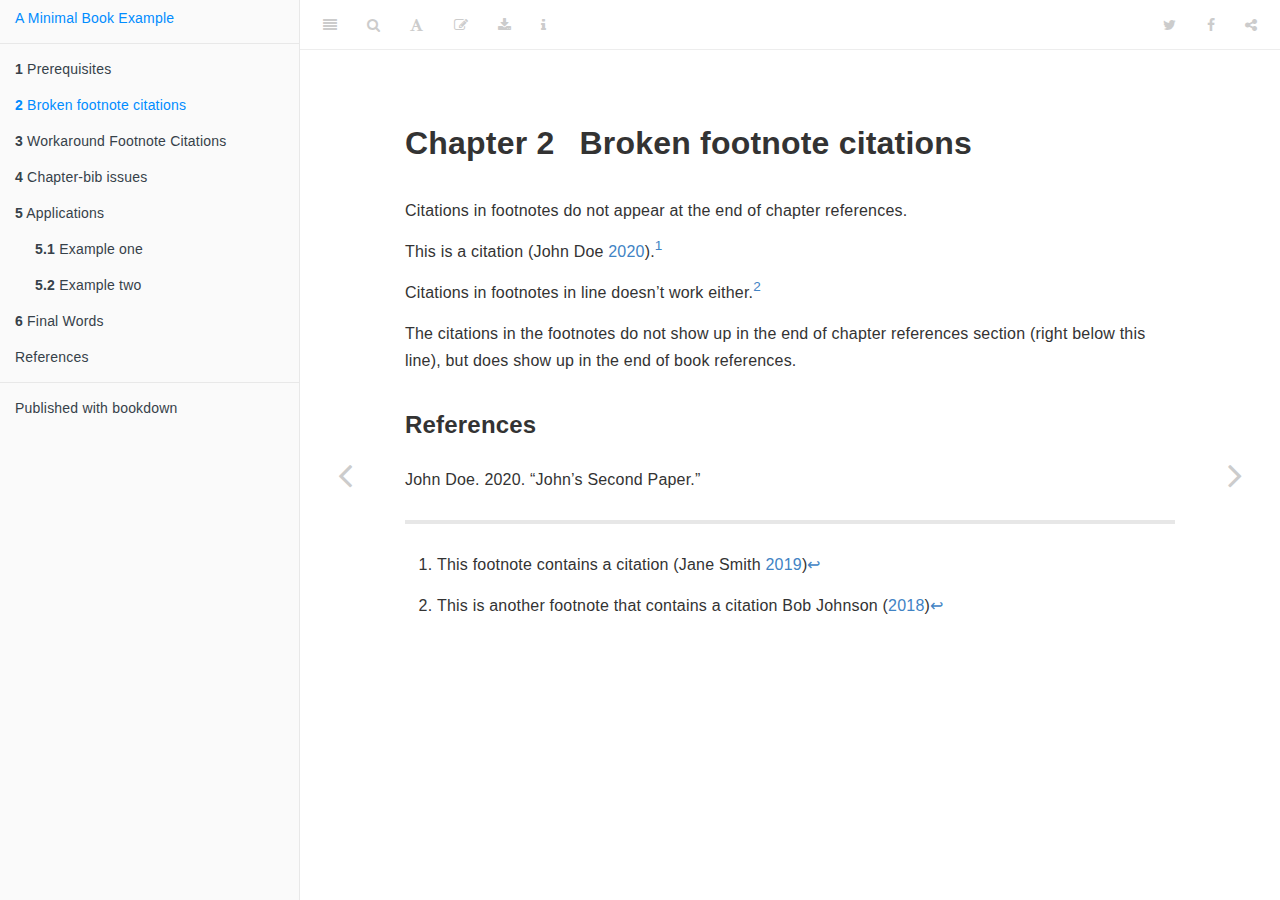
<file: intro.html>
<!DOCTYPE html>
<html lang="" xml:lang="">
<head>

  <meta charset="utf-8" />
  <meta http-equiv="X-UA-Compatible" content="IE=edge" />
  <title>Chapter 2 Broken footnote citations | A Minimal Book Example</title>
  <meta name="description" content="This is a minimal example of using the bookdown package to write a book. The output format for this example is bookdown::gitbook." />
  <meta name="generator" content="bookdown 0.20 and GitBook 2.6.7" />

  <meta property="og:title" content="Chapter 2 Broken footnote citations | A Minimal Book Example" />
  <meta property="og:type" content="book" />
  
  
  <meta property="og:description" content="This is a minimal example of using the bookdown package to write a book. The output format for this example is bookdown::gitbook." />
  <meta name="github-repo" content="rstudio/bookdown-demo" />

  <meta name="twitter:card" content="summary" />
  <meta name="twitter:title" content="Chapter 2 Broken footnote citations | A Minimal Book Example" />
  
  <meta name="twitter:description" content="This is a minimal example of using the bookdown package to write a book. The output format for this example is bookdown::gitbook." />
  

<meta name="author" content="Yihui Xie" />


<meta name="date" content="2020-09-22" />

  <meta name="viewport" content="width=device-width, initial-scale=1" />
  <meta name="apple-mobile-web-app-capable" content="yes" />
  <meta name="apple-mobile-web-app-status-bar-style" content="black" />
  
  
<link rel="prev" href="index.html"/>
<link rel="next" href="workaround-footnote-citations.html"/>
<script src="libs/jquery-2.2.3/jquery.min.js"></script>
<link href="libs/gitbook-2.6.7/css/style.css" rel="stylesheet" />
<link href="libs/gitbook-2.6.7/css/plugin-table.css" rel="stylesheet" />
<link href="libs/gitbook-2.6.7/css/plugin-bookdown.css" rel="stylesheet" />
<link href="libs/gitbook-2.6.7/css/plugin-highlight.css" rel="stylesheet" />
<link href="libs/gitbook-2.6.7/css/plugin-search.css" rel="stylesheet" />
<link href="libs/gitbook-2.6.7/css/plugin-fontsettings.css" rel="stylesheet" />
<link href="libs/gitbook-2.6.7/css/plugin-clipboard.css" rel="stylesheet" />









<script src="libs/accessible-code-block-0.0.1/empty-anchor.js"></script>


<style type="text/css">
code.sourceCode > span { display: inline-block; line-height: 1.25; }
code.sourceCode > span { color: inherit; text-decoration: inherit; }
code.sourceCode > span:empty { height: 1.2em; }
.sourceCode { overflow: visible; }
code.sourceCode { white-space: pre; position: relative; }
pre.sourceCode { margin: 0; }
@media screen {
div.sourceCode { overflow: auto; }
}
@media print {
code.sourceCode { white-space: pre-wrap; }
code.sourceCode > span { text-indent: -5em; padding-left: 5em; }
}
pre.numberSource code
  { counter-reset: source-line 0; }
pre.numberSource code > span
  { position: relative; left: -4em; counter-increment: source-line; }
pre.numberSource code > span > a:first-child::before
  { content: counter(source-line);
    position: relative; left: -1em; text-align: right; vertical-align: baseline;
    border: none; display: inline-block;
    -webkit-touch-callout: none; -webkit-user-select: none;
    -khtml-user-select: none; -moz-user-select: none;
    -ms-user-select: none; user-select: none;
    padding: 0 4px; width: 4em;
    color: #aaaaaa;
  }
pre.numberSource { margin-left: 3em; border-left: 1px solid #aaaaaa;  padding-left: 4px; }
div.sourceCode
  {   }
@media screen {
code.sourceCode > span > a:first-child::before { text-decoration: underline; }
}
code span.al { color: #ff0000; font-weight: bold; } /* Alert */
code span.an { color: #60a0b0; font-weight: bold; font-style: italic; } /* Annotation */
code span.at { color: #7d9029; } /* Attribute */
code span.bn { color: #40a070; } /* BaseN */
code span.bu { } /* BuiltIn */
code span.cf { color: #007020; font-weight: bold; } /* ControlFlow */
code span.ch { color: #4070a0; } /* Char */
code span.cn { color: #880000; } /* Constant */
code span.co { color: #60a0b0; font-style: italic; } /* Comment */
code span.cv { color: #60a0b0; font-weight: bold; font-style: italic; } /* CommentVar */
code span.do { color: #ba2121; font-style: italic; } /* Documentation */
code span.dt { color: #902000; } /* DataType */
code span.dv { color: #40a070; } /* DecVal */
code span.er { color: #ff0000; font-weight: bold; } /* Error */
code span.ex { } /* Extension */
code span.fl { color: #40a070; } /* Float */
code span.fu { color: #06287e; } /* Function */
code span.im { } /* Import */
code span.in { color: #60a0b0; font-weight: bold; font-style: italic; } /* Information */
code span.kw { color: #007020; font-weight: bold; } /* Keyword */
code span.op { color: #666666; } /* Operator */
code span.ot { color: #007020; } /* Other */
code span.pp { color: #bc7a00; } /* Preprocessor */
code span.sc { color: #4070a0; } /* SpecialChar */
code span.ss { color: #bb6688; } /* SpecialString */
code span.st { color: #4070a0; } /* String */
code span.va { color: #19177c; } /* Variable */
code span.vs { color: #4070a0; } /* VerbatimString */
code span.wa { color: #60a0b0; font-weight: bold; font-style: italic; } /* Warning */
</style>

<link rel="stylesheet" href="style.css" type="text/css" />
</head>

<body>



  <div class="book without-animation with-summary font-size-2 font-family-1" data-basepath=".">

    <div class="book-summary">
      <nav role="navigation">

<ul class="summary">
<li><a href="./">A Minimal Book Example</a></li>

<li class="divider"></li>
<li class="chapter" data-level="1" data-path="index.html"><a href="index.html"><i class="fa fa-check"></i><b>1</b> Prerequisites</a></li>
<li class="chapter" data-level="2" data-path="intro.html"><a href="intro.html"><i class="fa fa-check"></i><b>2</b> Broken footnote citations</a></li>
<li class="chapter" data-level="3" data-path="workaround-footnote-citations.html"><a href="workaround-footnote-citations.html"><i class="fa fa-check"></i><b>3</b> Workaround Footnote Citations</a></li>
<li class="chapter" data-level="4" data-path="chapter-bib-issues.html"><a href="chapter-bib-issues.html"><i class="fa fa-check"></i><b>4</b> Chapter-bib issues</a></li>
<li class="chapter" data-level="5" data-path="applications.html"><a href="applications.html"><i class="fa fa-check"></i><b>5</b> Applications</a><ul>
<li class="chapter" data-level="5.1" data-path="applications.html"><a href="applications.html#example-one"><i class="fa fa-check"></i><b>5.1</b> Example one</a></li>
<li class="chapter" data-level="5.2" data-path="applications.html"><a href="applications.html#example-two"><i class="fa fa-check"></i><b>5.2</b> Example two</a></li>
</ul></li>
<li class="chapter" data-level="6" data-path="final-words.html"><a href="final-words.html"><i class="fa fa-check"></i><b>6</b> Final Words</a></li>
<li class="chapter" data-level="" data-path="references.html"><a href="references.html"><i class="fa fa-check"></i>References</a></li>
<li class="divider"></li>
<li><a href="https://github.com/rstudio/bookdown" target="blank">Published with bookdown</a></li>

</ul>

      </nav>
    </div>

    <div class="book-body">
      <div class="body-inner">
        <div class="book-header" role="navigation">
          <h1>
            <i class="fa fa-circle-o-notch fa-spin"></i><a href="./">A Minimal Book Example</a>
          </h1>
        </div>

        <div class="page-wrapper" tabindex="-1" role="main">
          <div class="page-inner">

            <section class="normal" id="section-">
<div id="intro" class="section level1">
<h1><span class="header-section-number">Chapter 2</span> Broken footnote citations</h1>
<p>Citations in footnotes do not appear at the end of chapter references.</p>
<p>This is a citation <span class="citation">(John Doe <a href="#ref-johndoe2020" role="doc-biblioref">2020</a>)</span>.<a href="#fn1" class="footnote-ref" id="fnref1"><sup>1</sup></a></p>
<p>Citations in footnotes in line doesn’t work either.<a href="#fn2" class="footnote-ref" id="fnref2"><sup>2</sup></a></p>
<p>The citations in the footnotes do not show up in the end of chapter references section (right below this line), but does show up in the end of book references.</p>

</div>
<h3>References</h3>
<div id="refs" class="references">
<div id="ref-johndoe2020">
<p>John Doe. 2020. “John’s Second Paper.”</p>
</div>
</div>
<div class="footnotes">
<hr />
<ol start="1">
<li id="fn1"><p>This footnote contains a citation <span class="citation">(Jane Smith <a href="#ref-janesmith2019" role="doc-biblioref">2019</a>)</span><a href="intro.html#fnref1" class="footnote-back">↩︎</a></p></li>
<li id="fn2"><p>This is another footnote that contains a citation <span class="citation">Bob Johnson (<a href="#ref-bobjohnson2018" role="doc-biblioref">2018</a>)</span><a href="intro.html#fnref2" class="footnote-back">↩︎</a></p></li>
</ol>
</div>
            </section>

          </div>
        </div>
      </div>
<a href="index.html" class="navigation navigation-prev " aria-label="Previous page"><i class="fa fa-angle-left"></i></a>
<a href="workaround-footnote-citations.html" class="navigation navigation-next " aria-label="Next page"><i class="fa fa-angle-right"></i></a>
    </div>
  </div>
<script src="libs/gitbook-2.6.7/js/app.min.js"></script>
<script src="libs/gitbook-2.6.7/js/lunr.js"></script>
<script src="libs/gitbook-2.6.7/js/clipboard.min.js"></script>
<script src="libs/gitbook-2.6.7/js/plugin-search.js"></script>
<script src="libs/gitbook-2.6.7/js/plugin-sharing.js"></script>
<script src="libs/gitbook-2.6.7/js/plugin-fontsettings.js"></script>
<script src="libs/gitbook-2.6.7/js/plugin-bookdown.js"></script>
<script src="libs/gitbook-2.6.7/js/jquery.highlight.js"></script>
<script src="libs/gitbook-2.6.7/js/plugin-clipboard.js"></script>
<script>
gitbook.require(["gitbook"], function(gitbook) {
gitbook.start({
"sharing": {
"github": false,
"facebook": true,
"twitter": true,
"linkedin": false,
"weibo": false,
"instapaper": false,
"vk": false,
"all": ["facebook", "twitter", "linkedin", "weibo", "instapaper"]
},
"fontsettings": {
"theme": "white",
"family": "sans",
"size": 2
},
"edit": {
"link": "https://github.com/rstudio/bookdown-demo/edit/master/01-intro.Rmd",
"text": "Edit"
},
"history": {
"link": null,
"text": null
},
"view": {
"link": null,
"text": null
},
"download": ["bookdown-demo.pdf", "bookdown-demo.epub"],
"toc": {
"collapse": "subsection"
}
});
});
</script>

<!-- dynamically load mathjax for compatibility with self-contained -->
<script>
  (function () {
    var script = document.createElement("script");
    script.type = "text/javascript";
    var src = "true";
    if (src === "" || src === "true") src = "https://mathjax.rstudio.com/latest/MathJax.js?config=TeX-MML-AM_CHTML";
    if (location.protocol !== "file:")
      if (/^https?:/.test(src))
        src = src.replace(/^https?:/, '');
    script.src = src;
    document.getElementsByTagName("head")[0].appendChild(script);
  })();
</script>
</body>

</html>
</file>
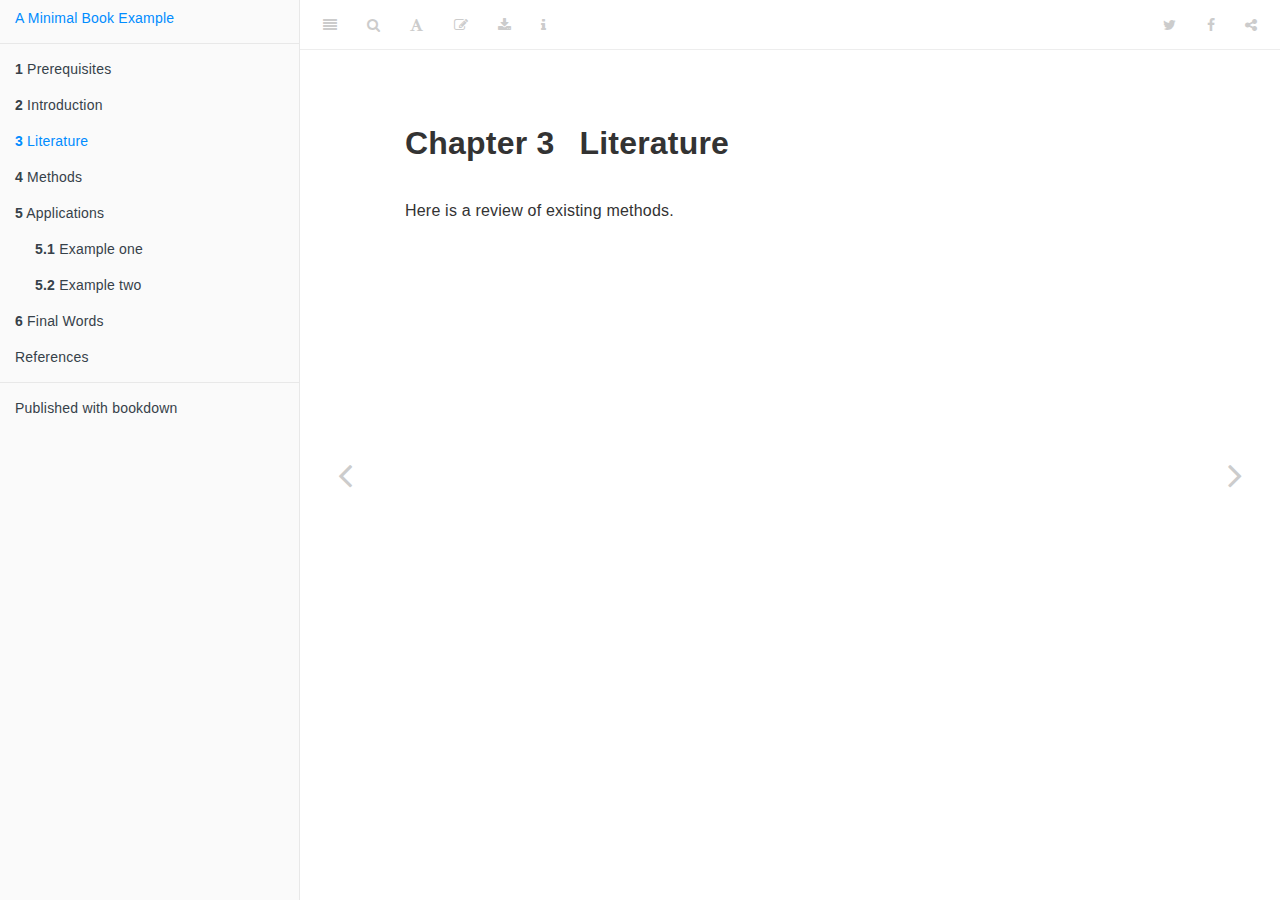
<file: literature.html>
<!DOCTYPE html>
<html lang="" xml:lang="">
<head>

  <meta charset="utf-8" />
  <meta http-equiv="X-UA-Compatible" content="IE=edge" />
  <title>Chapter 3 Literature | A Minimal Book Example</title>
  <meta name="description" content="This is a minimal example of using the bookdown package to write a book. The output format for this example is bookdown::gitbook." />
  <meta name="generator" content="bookdown 0.20 and GitBook 2.6.7" />

  <meta property="og:title" content="Chapter 3 Literature | A Minimal Book Example" />
  <meta property="og:type" content="book" />
  
  
  <meta property="og:description" content="This is a minimal example of using the bookdown package to write a book. The output format for this example is bookdown::gitbook." />
  <meta name="github-repo" content="rstudio/bookdown-demo" />

  <meta name="twitter:card" content="summary" />
  <meta name="twitter:title" content="Chapter 3 Literature | A Minimal Book Example" />
  
  <meta name="twitter:description" content="This is a minimal example of using the bookdown package to write a book. The output format for this example is bookdown::gitbook." />
  

<meta name="author" content="Yihui Xie" />


<meta name="date" content="2020-09-14" />

  <meta name="viewport" content="width=device-width, initial-scale=1" />
  <meta name="apple-mobile-web-app-capable" content="yes" />
  <meta name="apple-mobile-web-app-status-bar-style" content="black" />
  
  
<link rel="prev" href="intro.html"/>
<link rel="next" href="methods.html"/>
<script src="libs/jquery-2.2.3/jquery.min.js"></script>
<link href="libs/gitbook-2.6.7/css/style.css" rel="stylesheet" />
<link href="libs/gitbook-2.6.7/css/plugin-table.css" rel="stylesheet" />
<link href="libs/gitbook-2.6.7/css/plugin-bookdown.css" rel="stylesheet" />
<link href="libs/gitbook-2.6.7/css/plugin-highlight.css" rel="stylesheet" />
<link href="libs/gitbook-2.6.7/css/plugin-search.css" rel="stylesheet" />
<link href="libs/gitbook-2.6.7/css/plugin-fontsettings.css" rel="stylesheet" />
<link href="libs/gitbook-2.6.7/css/plugin-clipboard.css" rel="stylesheet" />









<script src="libs/accessible-code-block-0.0.1/empty-anchor.js"></script>


<style type="text/css">
code.sourceCode > span { display: inline-block; line-height: 1.25; }
code.sourceCode > span { color: inherit; text-decoration: inherit; }
code.sourceCode > span:empty { height: 1.2em; }
.sourceCode { overflow: visible; }
code.sourceCode { white-space: pre; position: relative; }
pre.sourceCode { margin: 0; }
@media screen {
div.sourceCode { overflow: auto; }
}
@media print {
code.sourceCode { white-space: pre-wrap; }
code.sourceCode > span { text-indent: -5em; padding-left: 5em; }
}
pre.numberSource code
  { counter-reset: source-line 0; }
pre.numberSource code > span
  { position: relative; left: -4em; counter-increment: source-line; }
pre.numberSource code > span > a:first-child::before
  { content: counter(source-line);
    position: relative; left: -1em; text-align: right; vertical-align: baseline;
    border: none; display: inline-block;
    -webkit-touch-callout: none; -webkit-user-select: none;
    -khtml-user-select: none; -moz-user-select: none;
    -ms-user-select: none; user-select: none;
    padding: 0 4px; width: 4em;
    color: #aaaaaa;
  }
pre.numberSource { margin-left: 3em; border-left: 1px solid #aaaaaa;  padding-left: 4px; }
div.sourceCode
  {   }
@media screen {
code.sourceCode > span > a:first-child::before { text-decoration: underline; }
}
code span.al { color: #ff0000; font-weight: bold; } /* Alert */
code span.an { color: #60a0b0; font-weight: bold; font-style: italic; } /* Annotation */
code span.at { color: #7d9029; } /* Attribute */
code span.bn { color: #40a070; } /* BaseN */
code span.bu { } /* BuiltIn */
code span.cf { color: #007020; font-weight: bold; } /* ControlFlow */
code span.ch { color: #4070a0; } /* Char */
code span.cn { color: #880000; } /* Constant */
code span.co { color: #60a0b0; font-style: italic; } /* Comment */
code span.cv { color: #60a0b0; font-weight: bold; font-style: italic; } /* CommentVar */
code span.do { color: #ba2121; font-style: italic; } /* Documentation */
code span.dt { color: #902000; } /* DataType */
code span.dv { color: #40a070; } /* DecVal */
code span.er { color: #ff0000; font-weight: bold; } /* Error */
code span.ex { } /* Extension */
code span.fl { color: #40a070; } /* Float */
code span.fu { color: #06287e; } /* Function */
code span.im { } /* Import */
code span.in { color: #60a0b0; font-weight: bold; font-style: italic; } /* Information */
code span.kw { color: #007020; font-weight: bold; } /* Keyword */
code span.op { color: #666666; } /* Operator */
code span.ot { color: #007020; } /* Other */
code span.pp { color: #bc7a00; } /* Preprocessor */
code span.sc { color: #4070a0; } /* SpecialChar */
code span.ss { color: #bb6688; } /* SpecialString */
code span.st { color: #4070a0; } /* String */
code span.va { color: #19177c; } /* Variable */
code span.vs { color: #4070a0; } /* VerbatimString */
code span.wa { color: #60a0b0; font-weight: bold; font-style: italic; } /* Warning */
</style>

<link rel="stylesheet" href="style.css" type="text/css" />
</head>

<body>



  <div class="book without-animation with-summary font-size-2 font-family-1" data-basepath=".">

    <div class="book-summary">
      <nav role="navigation">

<ul class="summary">
<li><a href="./">A Minimal Book Example</a></li>

<li class="divider"></li>
<li class="chapter" data-level="1" data-path="index.html"><a href="index.html"><i class="fa fa-check"></i><b>1</b> Prerequisites</a></li>
<li class="chapter" data-level="2" data-path="intro.html"><a href="intro.html"><i class="fa fa-check"></i><b>2</b> Introduction</a></li>
<li class="chapter" data-level="3" data-path="literature.html"><a href="literature.html"><i class="fa fa-check"></i><b>3</b> Literature</a></li>
<li class="chapter" data-level="4" data-path="methods.html"><a href="methods.html"><i class="fa fa-check"></i><b>4</b> Methods</a></li>
<li class="chapter" data-level="5" data-path="applications.html"><a href="applications.html"><i class="fa fa-check"></i><b>5</b> Applications</a><ul>
<li class="chapter" data-level="5.1" data-path="applications.html"><a href="applications.html#example-one"><i class="fa fa-check"></i><b>5.1</b> Example one</a></li>
<li class="chapter" data-level="5.2" data-path="applications.html"><a href="applications.html#example-two"><i class="fa fa-check"></i><b>5.2</b> Example two</a></li>
</ul></li>
<li class="chapter" data-level="6" data-path="final-words.html"><a href="final-words.html"><i class="fa fa-check"></i><b>6</b> Final Words</a></li>
<li class="chapter" data-level="" data-path="references.html"><a href="references.html"><i class="fa fa-check"></i>References</a></li>
<li class="divider"></li>
<li><a href="https://github.com/rstudio/bookdown" target="blank">Published with bookdown</a></li>

</ul>

      </nav>
    </div>

    <div class="book-body">
      <div class="body-inner">
        <div class="book-header" role="navigation">
          <h1>
            <i class="fa fa-circle-o-notch fa-spin"></i><a href="./">A Minimal Book Example</a>
          </h1>
        </div>

        <div class="page-wrapper" tabindex="-1" role="main">
          <div class="page-inner">

            <section class="normal" id="section-">
<div id="literature" class="section level1">
<h1><span class="header-section-number">Chapter 3</span> Literature</h1>
<p>Here is a review of existing methods.</p>

</div>
            </section>

          </div>
        </div>
      </div>
<a href="intro.html" class="navigation navigation-prev " aria-label="Previous page"><i class="fa fa-angle-left"></i></a>
<a href="methods.html" class="navigation navigation-next " aria-label="Next page"><i class="fa fa-angle-right"></i></a>
    </div>
  </div>
<script src="libs/gitbook-2.6.7/js/app.min.js"></script>
<script src="libs/gitbook-2.6.7/js/lunr.js"></script>
<script src="libs/gitbook-2.6.7/js/clipboard.min.js"></script>
<script src="libs/gitbook-2.6.7/js/plugin-search.js"></script>
<script src="libs/gitbook-2.6.7/js/plugin-sharing.js"></script>
<script src="libs/gitbook-2.6.7/js/plugin-fontsettings.js"></script>
<script src="libs/gitbook-2.6.7/js/plugin-bookdown.js"></script>
<script src="libs/gitbook-2.6.7/js/jquery.highlight.js"></script>
<script src="libs/gitbook-2.6.7/js/plugin-clipboard.js"></script>
<script>
gitbook.require(["gitbook"], function(gitbook) {
gitbook.start({
"sharing": {
"github": false,
"facebook": true,
"twitter": true,
"linkedin": false,
"weibo": false,
"instapaper": false,
"vk": false,
"all": ["facebook", "twitter", "linkedin", "weibo", "instapaper"]
},
"fontsettings": {
"theme": "white",
"family": "sans",
"size": 2
},
"edit": {
"link": "https://github.com/rstudio/bookdown-demo/edit/master/02-literature.Rmd",
"text": "Edit"
},
"history": {
"link": null,
"text": null
},
"view": {
"link": null,
"text": null
},
"download": ["bookdown-demo.pdf", "bookdown-demo.epub"],
"toc": {
"collapse": "subsection"
}
});
});
</script>

<!-- dynamically load mathjax for compatibility with self-contained -->
<script>
  (function () {
    var script = document.createElement("script");
    script.type = "text/javascript";
    var src = "true";
    if (src === "" || src === "true") src = "https://mathjax.rstudio.com/latest/MathJax.js?config=TeX-MML-AM_CHTML";
    if (location.protocol !== "file:")
      if (/^https?:/.test(src))
        src = src.replace(/^https?:/, '');
    script.src = src;
    document.getElementsByTagName("head")[0].appendChild(script);
  })();
</script>
</body>

</html>
</file>
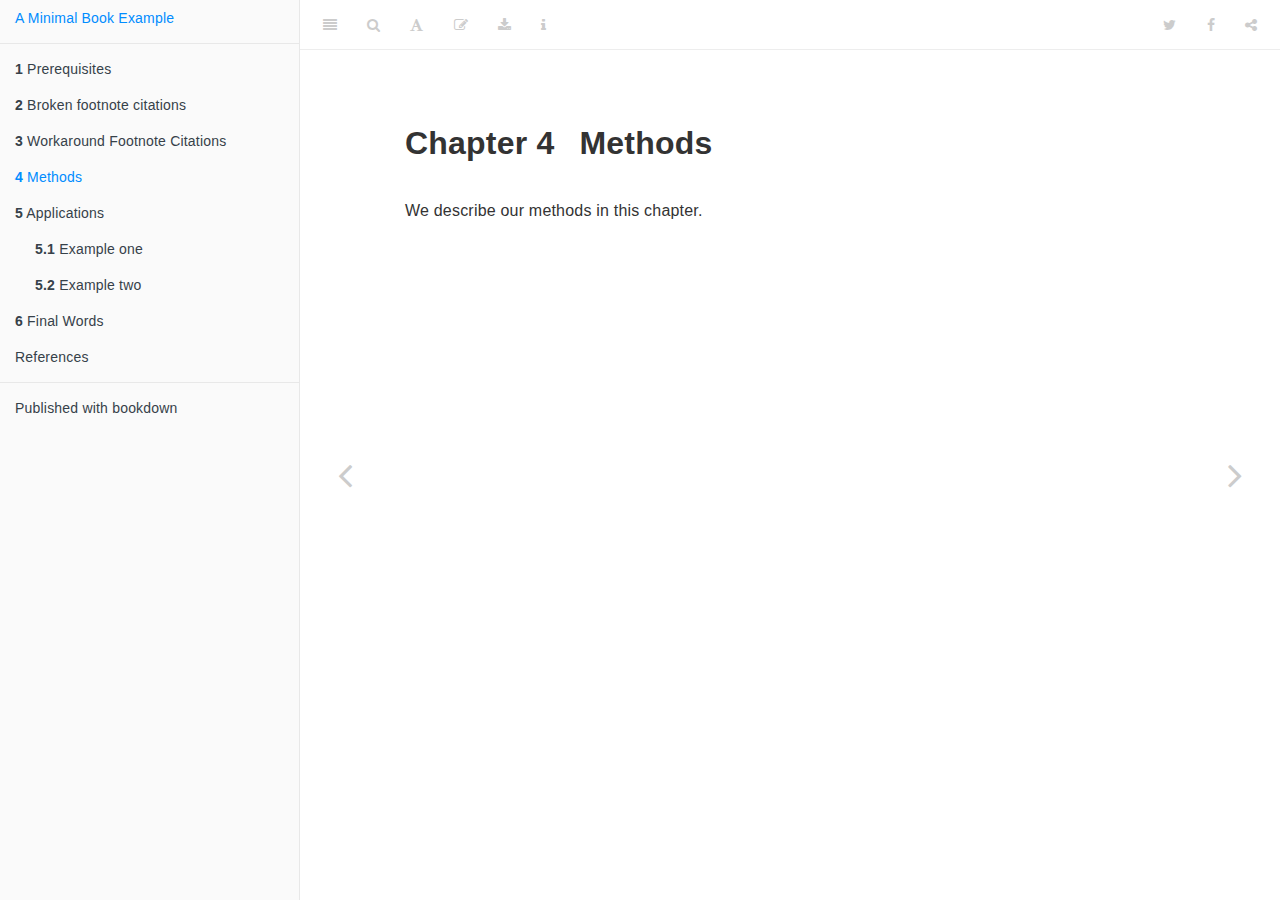
<file: methods.html>
<!DOCTYPE html>
<html lang="" xml:lang="">
<head>

  <meta charset="utf-8" />
  <meta http-equiv="X-UA-Compatible" content="IE=edge" />
  <title>Chapter 4 Methods | A Minimal Book Example</title>
  <meta name="description" content="This is a minimal example of using the bookdown package to write a book. The output format for this example is bookdown::gitbook." />
  <meta name="generator" content="bookdown 0.20 and GitBook 2.6.7" />

  <meta property="og:title" content="Chapter 4 Methods | A Minimal Book Example" />
  <meta property="og:type" content="book" />
  
  
  <meta property="og:description" content="This is a minimal example of using the bookdown package to write a book. The output format for this example is bookdown::gitbook." />
  <meta name="github-repo" content="rstudio/bookdown-demo" />

  <meta name="twitter:card" content="summary" />
  <meta name="twitter:title" content="Chapter 4 Methods | A Minimal Book Example" />
  
  <meta name="twitter:description" content="This is a minimal example of using the bookdown package to write a book. The output format for this example is bookdown::gitbook." />
  

<meta name="author" content="Yihui Xie" />


<meta name="date" content="2020-09-14" />

  <meta name="viewport" content="width=device-width, initial-scale=1" />
  <meta name="apple-mobile-web-app-capable" content="yes" />
  <meta name="apple-mobile-web-app-status-bar-style" content="black" />
  
  
<link rel="prev" href="workaround-footnote-citations.html"/>
<link rel="next" href="applications.html"/>
<script src="libs/jquery-2.2.3/jquery.min.js"></script>
<link href="libs/gitbook-2.6.7/css/style.css" rel="stylesheet" />
<link href="libs/gitbook-2.6.7/css/plugin-table.css" rel="stylesheet" />
<link href="libs/gitbook-2.6.7/css/plugin-bookdown.css" rel="stylesheet" />
<link href="libs/gitbook-2.6.7/css/plugin-highlight.css" rel="stylesheet" />
<link href="libs/gitbook-2.6.7/css/plugin-search.css" rel="stylesheet" />
<link href="libs/gitbook-2.6.7/css/plugin-fontsettings.css" rel="stylesheet" />
<link href="libs/gitbook-2.6.7/css/plugin-clipboard.css" rel="stylesheet" />









<script src="libs/accessible-code-block-0.0.1/empty-anchor.js"></script>


<style type="text/css">
code.sourceCode > span { display: inline-block; line-height: 1.25; }
code.sourceCode > span { color: inherit; text-decoration: inherit; }
code.sourceCode > span:empty { height: 1.2em; }
.sourceCode { overflow: visible; }
code.sourceCode { white-space: pre; position: relative; }
pre.sourceCode { margin: 0; }
@media screen {
div.sourceCode { overflow: auto; }
}
@media print {
code.sourceCode { white-space: pre-wrap; }
code.sourceCode > span { text-indent: -5em; padding-left: 5em; }
}
pre.numberSource code
  { counter-reset: source-line 0; }
pre.numberSource code > span
  { position: relative; left: -4em; counter-increment: source-line; }
pre.numberSource code > span > a:first-child::before
  { content: counter(source-line);
    position: relative; left: -1em; text-align: right; vertical-align: baseline;
    border: none; display: inline-block;
    -webkit-touch-callout: none; -webkit-user-select: none;
    -khtml-user-select: none; -moz-user-select: none;
    -ms-user-select: none; user-select: none;
    padding: 0 4px; width: 4em;
    color: #aaaaaa;
  }
pre.numberSource { margin-left: 3em; border-left: 1px solid #aaaaaa;  padding-left: 4px; }
div.sourceCode
  {   }
@media screen {
code.sourceCode > span > a:first-child::before { text-decoration: underline; }
}
code span.al { color: #ff0000; font-weight: bold; } /* Alert */
code span.an { color: #60a0b0; font-weight: bold; font-style: italic; } /* Annotation */
code span.at { color: #7d9029; } /* Attribute */
code span.bn { color: #40a070; } /* BaseN */
code span.bu { } /* BuiltIn */
code span.cf { color: #007020; font-weight: bold; } /* ControlFlow */
code span.ch { color: #4070a0; } /* Char */
code span.cn { color: #880000; } /* Constant */
code span.co { color: #60a0b0; font-style: italic; } /* Comment */
code span.cv { color: #60a0b0; font-weight: bold; font-style: italic; } /* CommentVar */
code span.do { color: #ba2121; font-style: italic; } /* Documentation */
code span.dt { color: #902000; } /* DataType */
code span.dv { color: #40a070; } /* DecVal */
code span.er { color: #ff0000; font-weight: bold; } /* Error */
code span.ex { } /* Extension */
code span.fl { color: #40a070; } /* Float */
code span.fu { color: #06287e; } /* Function */
code span.im { } /* Import */
code span.in { color: #60a0b0; font-weight: bold; font-style: italic; } /* Information */
code span.kw { color: #007020; font-weight: bold; } /* Keyword */
code span.op { color: #666666; } /* Operator */
code span.ot { color: #007020; } /* Other */
code span.pp { color: #bc7a00; } /* Preprocessor */
code span.sc { color: #4070a0; } /* SpecialChar */
code span.ss { color: #bb6688; } /* SpecialString */
code span.st { color: #4070a0; } /* String */
code span.va { color: #19177c; } /* Variable */
code span.vs { color: #4070a0; } /* VerbatimString */
code span.wa { color: #60a0b0; font-weight: bold; font-style: italic; } /* Warning */
</style>

<link rel="stylesheet" href="style.css" type="text/css" />
</head>

<body>



  <div class="book without-animation with-summary font-size-2 font-family-1" data-basepath=".">

    <div class="book-summary">
      <nav role="navigation">

<ul class="summary">
<li><a href="./">A Minimal Book Example</a></li>

<li class="divider"></li>
<li class="chapter" data-level="1" data-path="index.html"><a href="index.html"><i class="fa fa-check"></i><b>1</b> Prerequisites</a></li>
<li class="chapter" data-level="2" data-path="intro.html"><a href="intro.html"><i class="fa fa-check"></i><b>2</b> Broken footnote citations</a></li>
<li class="chapter" data-level="3" data-path="workaround-footnote-citations.html"><a href="workaround-footnote-citations.html"><i class="fa fa-check"></i><b>3</b> Workaround Footnote Citations</a></li>
<li class="chapter" data-level="4" data-path="methods.html"><a href="methods.html"><i class="fa fa-check"></i><b>4</b> Methods</a></li>
<li class="chapter" data-level="5" data-path="applications.html"><a href="applications.html"><i class="fa fa-check"></i><b>5</b> Applications</a><ul>
<li class="chapter" data-level="5.1" data-path="applications.html"><a href="applications.html#example-one"><i class="fa fa-check"></i><b>5.1</b> Example one</a></li>
<li class="chapter" data-level="5.2" data-path="applications.html"><a href="applications.html#example-two"><i class="fa fa-check"></i><b>5.2</b> Example two</a></li>
</ul></li>
<li class="chapter" data-level="6" data-path="final-words.html"><a href="final-words.html"><i class="fa fa-check"></i><b>6</b> Final Words</a></li>
<li class="chapter" data-level="" data-path="references.html"><a href="references.html"><i class="fa fa-check"></i>References</a></li>
<li class="divider"></li>
<li><a href="https://github.com/rstudio/bookdown" target="blank">Published with bookdown</a></li>

</ul>

      </nav>
    </div>

    <div class="book-body">
      <div class="body-inner">
        <div class="book-header" role="navigation">
          <h1>
            <i class="fa fa-circle-o-notch fa-spin"></i><a href="./">A Minimal Book Example</a>
          </h1>
        </div>

        <div class="page-wrapper" tabindex="-1" role="main">
          <div class="page-inner">

            <section class="normal" id="section-">
<div id="methods" class="section level1">
<h1><span class="header-section-number">Chapter 4</span> Methods</h1>
<p>We describe our methods in this chapter.</p>

</div>
            </section>

          </div>
        </div>
      </div>
<a href="workaround-footnote-citations.html" class="navigation navigation-prev " aria-label="Previous page"><i class="fa fa-angle-left"></i></a>
<a href="applications.html" class="navigation navigation-next " aria-label="Next page"><i class="fa fa-angle-right"></i></a>
    </div>
  </div>
<script src="libs/gitbook-2.6.7/js/app.min.js"></script>
<script src="libs/gitbook-2.6.7/js/lunr.js"></script>
<script src="libs/gitbook-2.6.7/js/clipboard.min.js"></script>
<script src="libs/gitbook-2.6.7/js/plugin-search.js"></script>
<script src="libs/gitbook-2.6.7/js/plugin-sharing.js"></script>
<script src="libs/gitbook-2.6.7/js/plugin-fontsettings.js"></script>
<script src="libs/gitbook-2.6.7/js/plugin-bookdown.js"></script>
<script src="libs/gitbook-2.6.7/js/jquery.highlight.js"></script>
<script src="libs/gitbook-2.6.7/js/plugin-clipboard.js"></script>
<script>
gitbook.require(["gitbook"], function(gitbook) {
gitbook.start({
"sharing": {
"github": false,
"facebook": true,
"twitter": true,
"linkedin": false,
"weibo": false,
"instapaper": false,
"vk": false,
"all": ["facebook", "twitter", "linkedin", "weibo", "instapaper"]
},
"fontsettings": {
"theme": "white",
"family": "sans",
"size": 2
},
"edit": {
"link": "https://github.com/rstudio/bookdown-demo/edit/master/03-method.Rmd",
"text": "Edit"
},
"history": {
"link": null,
"text": null
},
"view": {
"link": null,
"text": null
},
"download": ["bookdown-demo.pdf", "bookdown-demo.epub"],
"toc": {
"collapse": "subsection"
}
});
});
</script>

<!-- dynamically load mathjax for compatibility with self-contained -->
<script>
  (function () {
    var script = document.createElement("script");
    script.type = "text/javascript";
    var src = "true";
    if (src === "" || src === "true") src = "https://mathjax.rstudio.com/latest/MathJax.js?config=TeX-MML-AM_CHTML";
    if (location.protocol !== "file:")
      if (/^https?:/.test(src))
        src = src.replace(/^https?:/, '');
    script.src = src;
    document.getElementsByTagName("head")[0].appendChild(script);
  })();
</script>
</body>

</html>
</file>
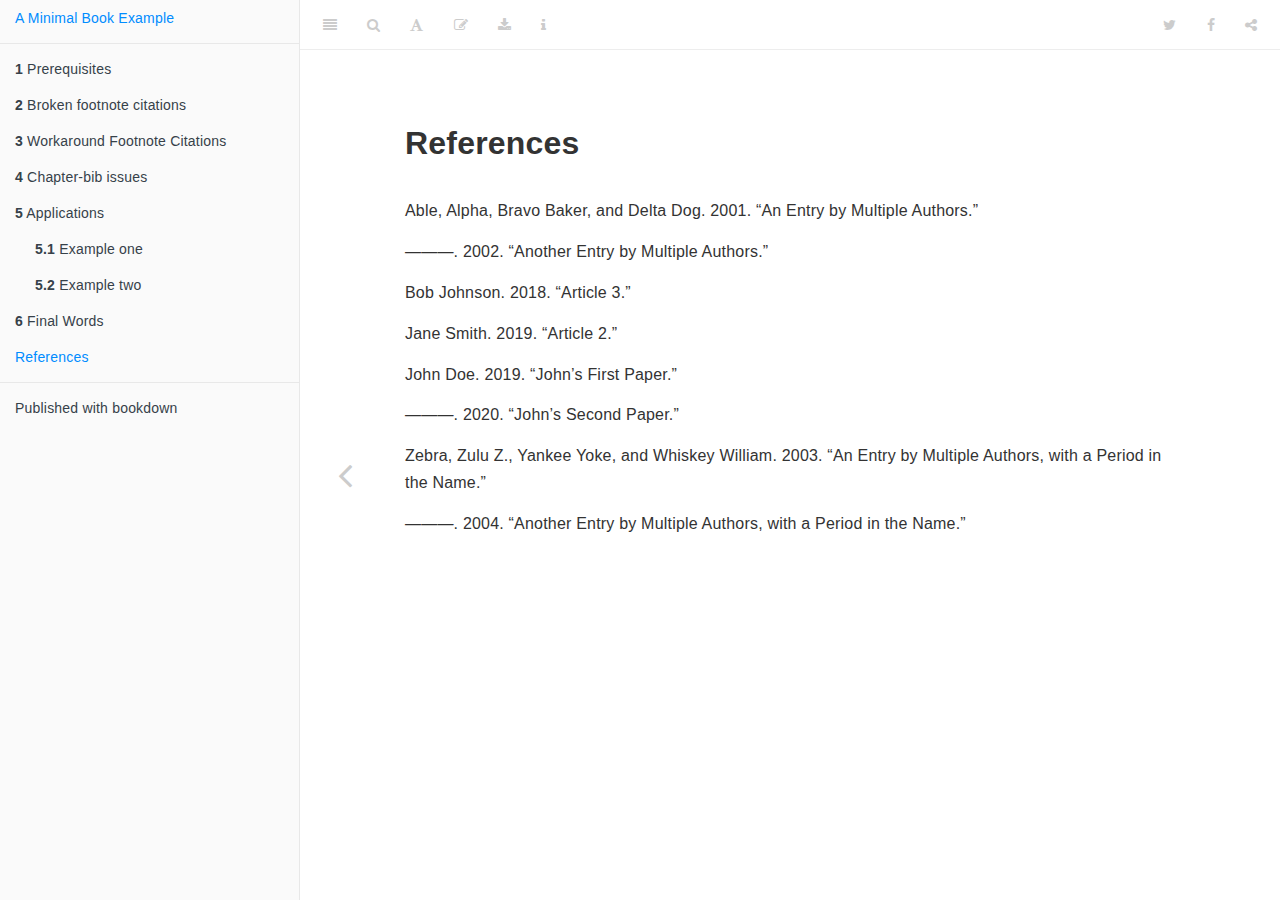
<file: references.html>
<!DOCTYPE html>
<html lang="" xml:lang="">
<head>

  <meta charset="utf-8" />
  <meta http-equiv="X-UA-Compatible" content="IE=edge" />
  <title>References | A Minimal Book Example</title>
  <meta name="description" content="This is a minimal example of using the bookdown package to write a book. The output format for this example is bookdown::gitbook." />
  <meta name="generator" content="bookdown 0.20 and GitBook 2.6.7" />

  <meta property="og:title" content="References | A Minimal Book Example" />
  <meta property="og:type" content="book" />
  
  
  <meta property="og:description" content="This is a minimal example of using the bookdown package to write a book. The output format for this example is bookdown::gitbook." />
  <meta name="github-repo" content="rstudio/bookdown-demo" />

  <meta name="twitter:card" content="summary" />
  <meta name="twitter:title" content="References | A Minimal Book Example" />
  
  <meta name="twitter:description" content="This is a minimal example of using the bookdown package to write a book. The output format for this example is bookdown::gitbook." />
  

<meta name="author" content="Yihui Xie" />


<meta name="date" content="2020-09-22" />

  <meta name="viewport" content="width=device-width, initial-scale=1" />
  <meta name="apple-mobile-web-app-capable" content="yes" />
  <meta name="apple-mobile-web-app-status-bar-style" content="black" />
  
  
<link rel="prev" href="final-words.html"/>

<script src="libs/jquery-2.2.3/jquery.min.js"></script>
<link href="libs/gitbook-2.6.7/css/style.css" rel="stylesheet" />
<link href="libs/gitbook-2.6.7/css/plugin-table.css" rel="stylesheet" />
<link href="libs/gitbook-2.6.7/css/plugin-bookdown.css" rel="stylesheet" />
<link href="libs/gitbook-2.6.7/css/plugin-highlight.css" rel="stylesheet" />
<link href="libs/gitbook-2.6.7/css/plugin-search.css" rel="stylesheet" />
<link href="libs/gitbook-2.6.7/css/plugin-fontsettings.css" rel="stylesheet" />
<link href="libs/gitbook-2.6.7/css/plugin-clipboard.css" rel="stylesheet" />









<script src="libs/accessible-code-block-0.0.1/empty-anchor.js"></script>


<style type="text/css">
code.sourceCode > span { display: inline-block; line-height: 1.25; }
code.sourceCode > span { color: inherit; text-decoration: inherit; }
code.sourceCode > span:empty { height: 1.2em; }
.sourceCode { overflow: visible; }
code.sourceCode { white-space: pre; position: relative; }
pre.sourceCode { margin: 0; }
@media screen {
div.sourceCode { overflow: auto; }
}
@media print {
code.sourceCode { white-space: pre-wrap; }
code.sourceCode > span { text-indent: -5em; padding-left: 5em; }
}
pre.numberSource code
  { counter-reset: source-line 0; }
pre.numberSource code > span
  { position: relative; left: -4em; counter-increment: source-line; }
pre.numberSource code > span > a:first-child::before
  { content: counter(source-line);
    position: relative; left: -1em; text-align: right; vertical-align: baseline;
    border: none; display: inline-block;
    -webkit-touch-callout: none; -webkit-user-select: none;
    -khtml-user-select: none; -moz-user-select: none;
    -ms-user-select: none; user-select: none;
    padding: 0 4px; width: 4em;
    color: #aaaaaa;
  }
pre.numberSource { margin-left: 3em; border-left: 1px solid #aaaaaa;  padding-left: 4px; }
div.sourceCode
  {   }
@media screen {
code.sourceCode > span > a:first-child::before { text-decoration: underline; }
}
code span.al { color: #ff0000; font-weight: bold; } /* Alert */
code span.an { color: #60a0b0; font-weight: bold; font-style: italic; } /* Annotation */
code span.at { color: #7d9029; } /* Attribute */
code span.bn { color: #40a070; } /* BaseN */
code span.bu { } /* BuiltIn */
code span.cf { color: #007020; font-weight: bold; } /* ControlFlow */
code span.ch { color: #4070a0; } /* Char */
code span.cn { color: #880000; } /* Constant */
code span.co { color: #60a0b0; font-style: italic; } /* Comment */
code span.cv { color: #60a0b0; font-weight: bold; font-style: italic; } /* CommentVar */
code span.do { color: #ba2121; font-style: italic; } /* Documentation */
code span.dt { color: #902000; } /* DataType */
code span.dv { color: #40a070; } /* DecVal */
code span.er { color: #ff0000; font-weight: bold; } /* Error */
code span.ex { } /* Extension */
code span.fl { color: #40a070; } /* Float */
code span.fu { color: #06287e; } /* Function */
code span.im { } /* Import */
code span.in { color: #60a0b0; font-weight: bold; font-style: italic; } /* Information */
code span.kw { color: #007020; font-weight: bold; } /* Keyword */
code span.op { color: #666666; } /* Operator */
code span.ot { color: #007020; } /* Other */
code span.pp { color: #bc7a00; } /* Preprocessor */
code span.sc { color: #4070a0; } /* SpecialChar */
code span.ss { color: #bb6688; } /* SpecialString */
code span.st { color: #4070a0; } /* String */
code span.va { color: #19177c; } /* Variable */
code span.vs { color: #4070a0; } /* VerbatimString */
code span.wa { color: #60a0b0; font-weight: bold; font-style: italic; } /* Warning */
</style>

<link rel="stylesheet" href="style.css" type="text/css" />
</head>

<body>



  <div class="book without-animation with-summary font-size-2 font-family-1" data-basepath=".">

    <div class="book-summary">
      <nav role="navigation">

<ul class="summary">
<li><a href="./">A Minimal Book Example</a></li>

<li class="divider"></li>
<li class="chapter" data-level="1" data-path="index.html"><a href="index.html"><i class="fa fa-check"></i><b>1</b> Prerequisites</a></li>
<li class="chapter" data-level="2" data-path="intro.html"><a href="intro.html"><i class="fa fa-check"></i><b>2</b> Broken footnote citations</a></li>
<li class="chapter" data-level="3" data-path="workaround-footnote-citations.html"><a href="workaround-footnote-citations.html"><i class="fa fa-check"></i><b>3</b> Workaround Footnote Citations</a></li>
<li class="chapter" data-level="4" data-path="chapter-bib-issues.html"><a href="chapter-bib-issues.html"><i class="fa fa-check"></i><b>4</b> Chapter-bib issues</a></li>
<li class="chapter" data-level="5" data-path="applications.html"><a href="applications.html"><i class="fa fa-check"></i><b>5</b> Applications</a><ul>
<li class="chapter" data-level="5.1" data-path="applications.html"><a href="applications.html#example-one"><i class="fa fa-check"></i><b>5.1</b> Example one</a></li>
<li class="chapter" data-level="5.2" data-path="applications.html"><a href="applications.html#example-two"><i class="fa fa-check"></i><b>5.2</b> Example two</a></li>
</ul></li>
<li class="chapter" data-level="6" data-path="final-words.html"><a href="final-words.html"><i class="fa fa-check"></i><b>6</b> Final Words</a></li>
<li class="chapter" data-level="" data-path="references.html"><a href="references.html"><i class="fa fa-check"></i>References</a></li>
<li class="divider"></li>
<li><a href="https://github.com/rstudio/bookdown" target="blank">Published with bookdown</a></li>

</ul>

      </nav>
    </div>

    <div class="book-body">
      <div class="body-inner">
        <div class="book-header" role="navigation">
          <h1>
            <i class="fa fa-circle-o-notch fa-spin"></i><a href="./">A Minimal Book Example</a>
          </h1>
        </div>

        <div class="page-wrapper" tabindex="-1" role="main">
          <div class="page-inner">

            <section class="normal" id="section-">
<div id="references" class="section level1 unnumbered">
<h1>References</h1>

<div id="refs" class="references">
<div>
<p>Able, Alpha, Bravo Baker, and Delta Dog. 2001. “An Entry by Multiple Authors.”</p>
</div>
<div>
<p>———. 2002. “Another Entry by Multiple Authors.”</p>
</div>
<div>
<p>Bob Johnson. 2018. “Article 3.”</p>
</div>
<div>
<p>Jane Smith. 2019. “Article 2.”</p>
</div>
<div>
<p>John Doe. 2019. “John’s First Paper.”</p>
</div>
<div>
<p>———. 2020. “John’s Second Paper.”</p>
</div>
<div>
<p>Zebra, Zulu Z., Yankee Yoke, and Whiskey William. 2003. “An Entry by Multiple Authors, with a Period in the Name.”</p>
</div>
<div>
<p>———. 2004. “Another Entry by Multiple Authors, with a Period in the Name.”</p>
</div>
</div>
</div>









            </section>

          </div>
        </div>
      </div>
<a href="final-words.html" class="navigation navigation-prev navigation-unique" aria-label="Previous page"><i class="fa fa-angle-left"></i></a>

    </div>
  </div>
<script src="libs/gitbook-2.6.7/js/app.min.js"></script>
<script src="libs/gitbook-2.6.7/js/lunr.js"></script>
<script src="libs/gitbook-2.6.7/js/clipboard.min.js"></script>
<script src="libs/gitbook-2.6.7/js/plugin-search.js"></script>
<script src="libs/gitbook-2.6.7/js/plugin-sharing.js"></script>
<script src="libs/gitbook-2.6.7/js/plugin-fontsettings.js"></script>
<script src="libs/gitbook-2.6.7/js/plugin-bookdown.js"></script>
<script src="libs/gitbook-2.6.7/js/jquery.highlight.js"></script>
<script src="libs/gitbook-2.6.7/js/plugin-clipboard.js"></script>
<script>
gitbook.require(["gitbook"], function(gitbook) {
gitbook.start({
"sharing": {
"github": false,
"facebook": true,
"twitter": true,
"linkedin": false,
"weibo": false,
"instapaper": false,
"vk": false,
"all": ["facebook", "twitter", "linkedin", "weibo", "instapaper"]
},
"fontsettings": {
"theme": "white",
"family": "sans",
"size": 2
},
"edit": {
"link": "https://github.com/rstudio/bookdown-demo/edit/master/06-references.Rmd",
"text": "Edit"
},
"history": {
"link": null,
"text": null
},
"view": {
"link": null,
"text": null
},
"download": ["bookdown-demo.pdf", "bookdown-demo.epub"],
"toc": {
"collapse": "subsection"
}
});
});
</script>

<!-- dynamically load mathjax for compatibility with self-contained -->
<script>
  (function () {
    var script = document.createElement("script");
    script.type = "text/javascript";
    var src = "true";
    if (src === "" || src === "true") src = "https://mathjax.rstudio.com/latest/MathJax.js?config=TeX-MML-AM_CHTML";
    if (location.protocol !== "file:")
      if (/^https?:/.test(src))
        src = src.replace(/^https?:/, '');
    script.src = src;
    document.getElementsByTagName("head")[0].appendChild(script);
  })();
</script>
</body>

</html>
</file>
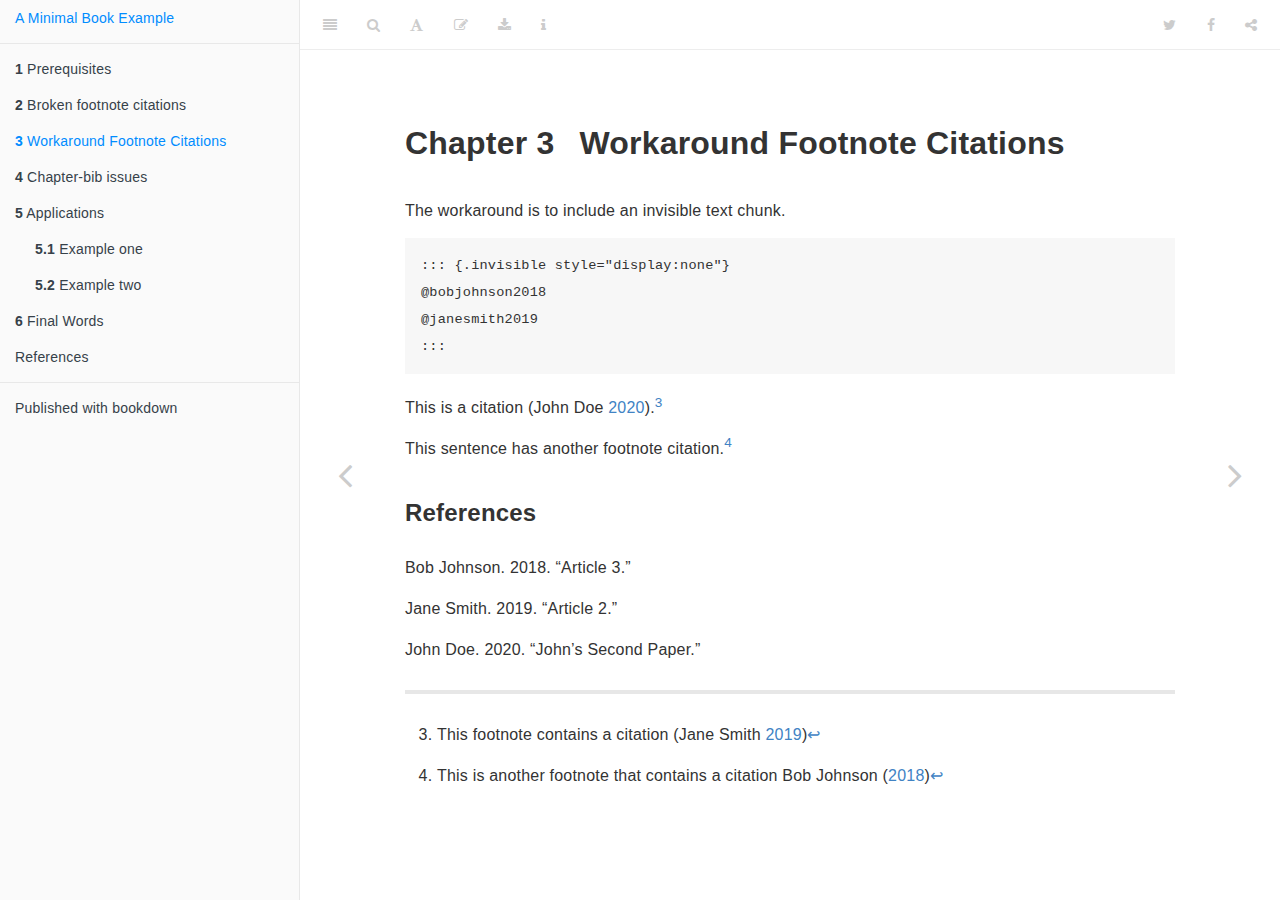
<file: workaround-footnote-citations.html>
<!DOCTYPE html>
<html lang="" xml:lang="">
<head>

  <meta charset="utf-8" />
  <meta http-equiv="X-UA-Compatible" content="IE=edge" />
  <title>Chapter 3 Workaround Footnote Citations | A Minimal Book Example</title>
  <meta name="description" content="This is a minimal example of using the bookdown package to write a book. The output format for this example is bookdown::gitbook." />
  <meta name="generator" content="bookdown 0.20 and GitBook 2.6.7" />

  <meta property="og:title" content="Chapter 3 Workaround Footnote Citations | A Minimal Book Example" />
  <meta property="og:type" content="book" />
  
  
  <meta property="og:description" content="This is a minimal example of using the bookdown package to write a book. The output format for this example is bookdown::gitbook." />
  <meta name="github-repo" content="rstudio/bookdown-demo" />

  <meta name="twitter:card" content="summary" />
  <meta name="twitter:title" content="Chapter 3 Workaround Footnote Citations | A Minimal Book Example" />
  
  <meta name="twitter:description" content="This is a minimal example of using the bookdown package to write a book. The output format for this example is bookdown::gitbook." />
  

<meta name="author" content="Yihui Xie" />


<meta name="date" content="2020-09-22" />

  <meta name="viewport" content="width=device-width, initial-scale=1" />
  <meta name="apple-mobile-web-app-capable" content="yes" />
  <meta name="apple-mobile-web-app-status-bar-style" content="black" />
  
  
<link rel="prev" href="intro.html"/>
<link rel="next" href="chapter-bib-issues.html"/>
<script src="libs/jquery-2.2.3/jquery.min.js"></script>
<link href="libs/gitbook-2.6.7/css/style.css" rel="stylesheet" />
<link href="libs/gitbook-2.6.7/css/plugin-table.css" rel="stylesheet" />
<link href="libs/gitbook-2.6.7/css/plugin-bookdown.css" rel="stylesheet" />
<link href="libs/gitbook-2.6.7/css/plugin-highlight.css" rel="stylesheet" />
<link href="libs/gitbook-2.6.7/css/plugin-search.css" rel="stylesheet" />
<link href="libs/gitbook-2.6.7/css/plugin-fontsettings.css" rel="stylesheet" />
<link href="libs/gitbook-2.6.7/css/plugin-clipboard.css" rel="stylesheet" />









<script src="libs/accessible-code-block-0.0.1/empty-anchor.js"></script>


<style type="text/css">
code.sourceCode > span { display: inline-block; line-height: 1.25; }
code.sourceCode > span { color: inherit; text-decoration: inherit; }
code.sourceCode > span:empty { height: 1.2em; }
.sourceCode { overflow: visible; }
code.sourceCode { white-space: pre; position: relative; }
pre.sourceCode { margin: 0; }
@media screen {
div.sourceCode { overflow: auto; }
}
@media print {
code.sourceCode { white-space: pre-wrap; }
code.sourceCode > span { text-indent: -5em; padding-left: 5em; }
}
pre.numberSource code
  { counter-reset: source-line 0; }
pre.numberSource code > span
  { position: relative; left: -4em; counter-increment: source-line; }
pre.numberSource code > span > a:first-child::before
  { content: counter(source-line);
    position: relative; left: -1em; text-align: right; vertical-align: baseline;
    border: none; display: inline-block;
    -webkit-touch-callout: none; -webkit-user-select: none;
    -khtml-user-select: none; -moz-user-select: none;
    -ms-user-select: none; user-select: none;
    padding: 0 4px; width: 4em;
    color: #aaaaaa;
  }
pre.numberSource { margin-left: 3em; border-left: 1px solid #aaaaaa;  padding-left: 4px; }
div.sourceCode
  {   }
@media screen {
code.sourceCode > span > a:first-child::before { text-decoration: underline; }
}
code span.al { color: #ff0000; font-weight: bold; } /* Alert */
code span.an { color: #60a0b0; font-weight: bold; font-style: italic; } /* Annotation */
code span.at { color: #7d9029; } /* Attribute */
code span.bn { color: #40a070; } /* BaseN */
code span.bu { } /* BuiltIn */
code span.cf { color: #007020; font-weight: bold; } /* ControlFlow */
code span.ch { color: #4070a0; } /* Char */
code span.cn { color: #880000; } /* Constant */
code span.co { color: #60a0b0; font-style: italic; } /* Comment */
code span.cv { color: #60a0b0; font-weight: bold; font-style: italic; } /* CommentVar */
code span.do { color: #ba2121; font-style: italic; } /* Documentation */
code span.dt { color: #902000; } /* DataType */
code span.dv { color: #40a070; } /* DecVal */
code span.er { color: #ff0000; font-weight: bold; } /* Error */
code span.ex { } /* Extension */
code span.fl { color: #40a070; } /* Float */
code span.fu { color: #06287e; } /* Function */
code span.im { } /* Import */
code span.in { color: #60a0b0; font-weight: bold; font-style: italic; } /* Information */
code span.kw { color: #007020; font-weight: bold; } /* Keyword */
code span.op { color: #666666; } /* Operator */
code span.ot { color: #007020; } /* Other */
code span.pp { color: #bc7a00; } /* Preprocessor */
code span.sc { color: #4070a0; } /* SpecialChar */
code span.ss { color: #bb6688; } /* SpecialString */
code span.st { color: #4070a0; } /* String */
code span.va { color: #19177c; } /* Variable */
code span.vs { color: #4070a0; } /* VerbatimString */
code span.wa { color: #60a0b0; font-weight: bold; font-style: italic; } /* Warning */
</style>

<link rel="stylesheet" href="style.css" type="text/css" />
</head>

<body>



  <div class="book without-animation with-summary font-size-2 font-family-1" data-basepath=".">

    <div class="book-summary">
      <nav role="navigation">

<ul class="summary">
<li><a href="./">A Minimal Book Example</a></li>

<li class="divider"></li>
<li class="chapter" data-level="1" data-path="index.html"><a href="index.html"><i class="fa fa-check"></i><b>1</b> Prerequisites</a></li>
<li class="chapter" data-level="2" data-path="intro.html"><a href="intro.html"><i class="fa fa-check"></i><b>2</b> Broken footnote citations</a></li>
<li class="chapter" data-level="3" data-path="workaround-footnote-citations.html"><a href="workaround-footnote-citations.html"><i class="fa fa-check"></i><b>3</b> Workaround Footnote Citations</a></li>
<li class="chapter" data-level="4" data-path="chapter-bib-issues.html"><a href="chapter-bib-issues.html"><i class="fa fa-check"></i><b>4</b> Chapter-bib issues</a></li>
<li class="chapter" data-level="5" data-path="applications.html"><a href="applications.html"><i class="fa fa-check"></i><b>5</b> Applications</a><ul>
<li class="chapter" data-level="5.1" data-path="applications.html"><a href="applications.html#example-one"><i class="fa fa-check"></i><b>5.1</b> Example one</a></li>
<li class="chapter" data-level="5.2" data-path="applications.html"><a href="applications.html#example-two"><i class="fa fa-check"></i><b>5.2</b> Example two</a></li>
</ul></li>
<li class="chapter" data-level="6" data-path="final-words.html"><a href="final-words.html"><i class="fa fa-check"></i><b>6</b> Final Words</a></li>
<li class="chapter" data-level="" data-path="references.html"><a href="references.html"><i class="fa fa-check"></i>References</a></li>
<li class="divider"></li>
<li><a href="https://github.com/rstudio/bookdown" target="blank">Published with bookdown</a></li>

</ul>

      </nav>
    </div>

    <div class="book-body">
      <div class="body-inner">
        <div class="book-header" role="navigation">
          <h1>
            <i class="fa fa-circle-o-notch fa-spin"></i><a href="./">A Minimal Book Example</a>
          </h1>
        </div>

        <div class="page-wrapper" tabindex="-1" role="main">
          <div class="page-inner">

            <section class="normal" id="section-">
<div id="workaround-footnote-citations" class="section level1">
<h1><span class="header-section-number">Chapter 3</span> Workaround Footnote Citations</h1>
<p>The workaround is to include an invisible text chunk.</p>
<pre><code>::: {.invisible style=&quot;display:none&quot;}
@bobjohnson2018
@janesmith2019
:::</code></pre>
<p>This is a citation <span class="citation">(John Doe <a href="#ref-johndoe2020" role="doc-biblioref">2020</a>)</span>.<a href="#fn3" class="footnote-ref" id="fnref3"><sup>3</sup></a></p>
<p>This sentence has another footnote citation.<a href="#fn4" class="footnote-ref" id="fnref4"><sup>4</sup></a></p>
<div class="invisible" style="display:none">
<p><span class="citation">Bob Johnson (<a href="#ref-bobjohnson2018" role="doc-biblioref">2018</a>)</span>
<span class="citation">Jane Smith (<a href="#ref-janesmith2019" role="doc-biblioref">2019</a>)</span></p>
</div>

</div>
<h3>References</h3>
<div id="refs" class="references">
<div id="ref-bobjohnson2018">
<p>Bob Johnson. 2018. “Article 3.”</p>
</div>
<div id="ref-janesmith2019">
<p>Jane Smith. 2019. “Article 2.”</p>
</div>
<div id="ref-johndoe2020">
<p>John Doe. 2020. “John’s Second Paper.”</p>
</div>
</div>
<div class="footnotes">
<hr />
<ol start="3">
<li id="fn3"><p>This footnote contains a citation <span class="citation">(Jane Smith <a href="#ref-janesmith2019" role="doc-biblioref">2019</a>)</span><a href="workaround-footnote-citations.html#fnref3" class="footnote-back">↩︎</a></p></li>
<li id="fn4"><p>This is another footnote that contains a citation <span class="citation">Bob Johnson (<a href="#ref-bobjohnson2018" role="doc-biblioref">2018</a>)</span><a href="workaround-footnote-citations.html#fnref4" class="footnote-back">↩︎</a></p></li>
</ol>
</div>
            </section>

          </div>
        </div>
      </div>
<a href="intro.html" class="navigation navigation-prev " aria-label="Previous page"><i class="fa fa-angle-left"></i></a>
<a href="chapter-bib-issues.html" class="navigation navigation-next " aria-label="Next page"><i class="fa fa-angle-right"></i></a>
    </div>
  </div>
<script src="libs/gitbook-2.6.7/js/app.min.js"></script>
<script src="libs/gitbook-2.6.7/js/lunr.js"></script>
<script src="libs/gitbook-2.6.7/js/clipboard.min.js"></script>
<script src="libs/gitbook-2.6.7/js/plugin-search.js"></script>
<script src="libs/gitbook-2.6.7/js/plugin-sharing.js"></script>
<script src="libs/gitbook-2.6.7/js/plugin-fontsettings.js"></script>
<script src="libs/gitbook-2.6.7/js/plugin-bookdown.js"></script>
<script src="libs/gitbook-2.6.7/js/jquery.highlight.js"></script>
<script src="libs/gitbook-2.6.7/js/plugin-clipboard.js"></script>
<script>
gitbook.require(["gitbook"], function(gitbook) {
gitbook.start({
"sharing": {
"github": false,
"facebook": true,
"twitter": true,
"linkedin": false,
"weibo": false,
"instapaper": false,
"vk": false,
"all": ["facebook", "twitter", "linkedin", "weibo", "instapaper"]
},
"fontsettings": {
"theme": "white",
"family": "sans",
"size": 2
},
"edit": {
"link": "https://github.com/rstudio/bookdown-demo/edit/master/02-literature.Rmd",
"text": "Edit"
},
"history": {
"link": null,
"text": null
},
"view": {
"link": null,
"text": null
},
"download": ["bookdown-demo.pdf", "bookdown-demo.epub"],
"toc": {
"collapse": "subsection"
}
});
});
</script>

<!-- dynamically load mathjax for compatibility with self-contained -->
<script>
  (function () {
    var script = document.createElement("script");
    script.type = "text/javascript";
    var src = "true";
    if (src === "" || src === "true") src = "https://mathjax.rstudio.com/latest/MathJax.js?config=TeX-MML-AM_CHTML";
    if (location.protocol !== "file:")
      if (/^https?:/.test(src))
        src = src.replace(/^https?:/, '');
    script.src = src;
    document.getElementsByTagName("head")[0].appendChild(script);
  })();
</script>
</body>

</html>
</file>
<file: libs/gitbook-2.6.7/css/plugin-table.css>
.book .book-body .page-wrapper .page-inner section.normal table{display:table;width:100%;border-collapse:collapse;border-spacing:0;overflow:auto}.book .book-body .page-wrapper .page-inner section.normal table td,.book .book-body .page-wrapper .page-inner section.normal table th{padding:6px 13px;border:1px solid #ddd}.book .book-body .page-wrapper .page-inner section.normal table tr{background-color:#fff;border-top:1px solid #ccc}.book .book-body .page-wrapper .page-inner section.normal table tr:nth-child(2n){background-color:#f8f8f8}.book .book-body .page-wrapper .page-inner section.normal table th{font-weight:700}
</file>
<file: libs/gitbook-2.6.7/css/plugin-bookdown.css>
.book .book-header h1 {
  padding-left: 20px;
  padding-right: 20px;
}
.book .book-header.fixed {
  position: fixed;
  right: 0;
  top: 0;
  left: 0;
  border-bottom: 1px solid rgba(0,0,0,.07);
}
span.search-highlight {
  background-color: #ffff88;
}
@media (min-width: 600px) {
  .book.with-summary .book-header.fixed {
    left: 300px;
  }
}
@media (max-width: 1240px) {
  .book .book-body.fixed {
    top: 50px;
  }
  .book .book-body.fixed .body-inner {
    top: auto;
  }
}
@media (max-width: 600px) {
  .book.with-summary .book-header.fixed {
    left: calc(100% - 60px);
    min-width: 300px;
  }
  .book.with-summary .book-body {
    transform: none;
    left: calc(100% - 60px);
    min-width: 300px;
  }
  .book .book-body.fixed {
    top: 0;
  }
}

.book .book-body.fixed .body-inner {
  top: 50px;
}
.book .book-body .page-wrapper .page-inner section.normal sub, .book .book-body .page-wrapper .page-inner section.normal sup {
  font-size: 85%;
}

@media print {
  .book .book-summary, .book .book-body .book-header, .fa {
    display: none !important;
  }
  .book .book-body.fixed {
    left: 0px;
  }
  .book .book-body,.book .book-body .body-inner, .book.with-summary {
    overflow: visible !important;
  }
}
.kable_wrapper {
  border-spacing: 20px 0;
  border-collapse: separate;
  border: none;
  margin: auto;
}
.kable_wrapper > tbody > tr > td {
  vertical-align: top;
}
.book .book-body .page-wrapper .page-inner section.normal table tr.header {
  border-top-width: 2px;
}
.book .book-body .page-wrapper .page-inner section.normal table tr:last-child td {
  border-bottom-width: 2px;
}
.book .book-body .page-wrapper .page-inner section.normal table td, .book .book-body .page-wrapper .page-inner section.normal table th {
  border-left: none;
  border-right: none;
}
.book .book-body .page-wrapper .page-inner section.normal table.kable_wrapper > tbody > tr, .book .book-body .page-wrapper .page-inner section.normal table.kable_wrapper > tbody > tr > td {
  border-top: none;
}
.book .book-body .page-wrapper .page-inner section.normal table.kable_wrapper > tbody > tr:last-child > td {
    border-bottom: none;
}

div.theorem, div.lemma, div.corollary, div.proposition, div.conjecture {
  font-style: italic;
}
span.theorem, span.lemma, span.corollary, span.proposition, span.conjecture {
  font-style: normal;
}
div.proof:after {
  content: "\25a2";
  float: right;
}
.header-section-number {
  padding-right: .5em;
}
</file>
<file: libs/gitbook-2.6.7/css/plugin-highlight.css>
.book .book-body .page-wrapper .page-inner section.normal pre,
.book .book-body .page-wrapper .page-inner section.normal code {
  /* http://jmblog.github.com/color-themes-for-google-code-highlightjs */
  /* Tomorrow Comment */
  /* Tomorrow Red */
  /* Tomorrow Orange */
  /* Tomorrow Yellow */
  /* Tomorrow Green */
  /* Tomorrow Aqua */
  /* Tomorrow Blue */
  /* Tomorrow Purple */
}
.book .book-body .page-wrapper .page-inner section.normal pre .hljs-comment,
.book .book-body .page-wrapper .page-inner section.normal code .hljs-comment,
.book .book-body .page-wrapper .page-inner section.normal pre .hljs-title,
.book .book-body .page-wrapper .page-inner section.normal code .hljs-title {
  color: #8e908c;
}
.book .book-body .page-wrapper .page-inner section.normal pre .hljs-variable,
.book .book-body .page-wrapper .page-inner section.normal code .hljs-variable,
.book .book-body .page-wrapper .page-inner section.normal pre .hljs-attribute,
.book .book-body .page-wrapper .page-inner section.normal code .hljs-attribute,
.book .book-body .page-wrapper .page-inner section.normal pre .hljs-tag,
.book .book-body .page-wrapper .page-inner section.normal code .hljs-tag,
.book .book-body .page-wrapper .page-inner section.normal pre .hljs-regexp,
.book .book-body .page-wrapper .page-inner section.normal code .hljs-regexp,
.book .book-body .page-wrapper .page-inner section.normal pre .ruby .hljs-constant,
.book .book-body .page-wrapper .page-inner section.normal code .ruby .hljs-constant,
.book .book-body .page-wrapper .page-inner section.normal pre .xml .hljs-tag .hljs-title,
.book .book-body .page-wrapper .page-inner section.normal code .xml .hljs-tag .hljs-title,
.book .book-body .page-wrapper .page-inner section.normal pre .xml .hljs-pi,
.book .book-body .page-wrapper .page-inner section.normal code .xml .hljs-pi,
.book .book-body .page-wrapper .page-inner section.normal pre .xml .hljs-doctype,
.book .book-body .page-wrapper .page-inner section.normal code .xml .hljs-doctype,
.book .book-body .page-wrapper .page-inner section.normal pre .html .hljs-doctype,
.book .book-body .page-wrapper .page-inner section.normal code .html .hljs-doctype,
.book .book-body .page-wrapper .page-inner section.normal pre .css .hljs-id,
.book .book-body .page-wrapper .page-inner section.normal code .css .hljs-id,
.book .book-body .page-wrapper .page-inner section.normal pre .css .hljs-class,
.book .book-body .page-wrapper .page-inner section.normal code .css .hljs-class,
.book .book-body .page-wrapper .page-inner section.normal pre .css .hljs-pseudo,
.book .book-body .page-wrapper .page-inner section.normal code .css .hljs-pseudo {
  color: #c82829;
}
.book .book-body .page-wrapper .page-inner section.normal pre .hljs-number,
.book .book-body .page-wrapper .page-inner section.normal code .hljs-number,
.book .book-body .page-wrapper .page-inner section.normal pre .hljs-preprocessor,
.book .book-body .page-wrapper .page-inner section.normal code .hljs-preprocessor,
.book .book-body .page-wrapper .page-inner section.normal pre .hljs-pragma,
.book .book-body .page-wrapper .page-inner section.normal code .hljs-pragma,
.book .book-body .page-wrapper .page-inner section.normal pre .hljs-built_in,
.book .book-body .page-wrapper .page-inner section.normal code .hljs-built_in,
.book .book-body .page-wrapper .page-inner section.normal pre .hljs-literal,
.book .book-body .page-wrapper .page-inner section.normal code .hljs-literal,
.book .book-body .page-wrapper .page-inner section.normal pre .hljs-params,
.book .book-body .page-wrapper .page-inner section.normal code .hljs-params,
.book .book-body .page-wrapper .page-inner section.normal pre .hljs-constant,
.book .book-body .page-wrapper .page-inner section.normal code .hljs-constant {
  color: #f5871f;
}
.book .book-body .page-wrapper .page-inner section.normal pre .ruby .hljs-class .hljs-title,
.book .book-body .page-wrapper .page-inner section.normal code .ruby .hljs-class .hljs-title,
.book .book-body .page-wrapper .page-inner section.normal pre .css .hljs-rules .hljs-attribute,
.book .book-body .page-wrapper .page-inner section.normal code .css .hljs-rules .hljs-attribute {
  color: #eab700;
}
.book .book-body .page-wrapper .page-inner section.normal pre .hljs-string,
.book .book-body .page-wrapper .page-inner section.normal code .hljs-string,
.book .book-body .page-wrapper .page-inner section.normal pre .hljs-value,
.book .book-body .page-wrapper .page-inner section.normal code .hljs-value,
.book .book-body .page-wrapper .page-inner section.normal pre .hljs-inheritance,
.book .book-body .page-wrapper .page-inner section.normal code .hljs-inheritance,
.book .book-body .page-wrapper .page-inner section.normal pre .hljs-header,
.book .book-body .page-wrapper .page-inner section.normal code .hljs-header,
.book .book-body .page-wrapper .page-inner section.normal pre .ruby .hljs-symbol,
.book .book-body .page-wrapper .page-inner section.normal code .ruby .hljs-symbol,
.book .book-body .page-wrapper .page-inner section.normal pre .xml .hljs-cdata,
.book .book-body .page-wrapper .page-inner section.normal code .xml .hljs-cdata {
  color: #718c00;
}
.book .book-body .page-wrapper .page-inner section.normal pre .css .hljs-hexcolor,
.book .book-body .page-wrapper .page-inner section.normal code .css .hljs-hexcolor {
  color: #3e999f;
}
.book .book-body .page-wrapper .page-inner section.normal pre .hljs-function,
.book .book-body .page-wrapper .page-inner section.normal code .hljs-function,
.book .book-body .page-wrapper .page-inner section.normal pre .python .hljs-decorator,
.book .book-body .page-wrapper .page-inner section.normal code .python .hljs-decorator,
.book .book-body .page-wrapper .page-inner section.normal pre .python .hljs-title,
.book .book-body .page-wrapper .page-inner section.normal code .python .hljs-title,
.book .book-body .page-wrapper .page-inner section.normal pre .ruby .hljs-function .hljs-title,
.book .book-body .page-wrapper .page-inner section.normal code .ruby .hljs-function .hljs-title,
.book .book-body .page-wrapper .page-inner section.normal pre .ruby .hljs-title .hljs-keyword,
.book .book-body .page-wrapper .page-inner section.normal code .ruby .hljs-title .hljs-keyword,
.book .book-body .page-wrapper .page-inner section.normal pre .perl .hljs-sub,
.book .book-body .page-wrapper .page-inner section.normal code .perl .hljs-sub,
.book .book-body .page-wrapper .page-inner section.normal pre .javascript .hljs-title,
.book .book-body .page-wrapper .page-inner section.normal code .javascript .hljs-title,
.book .book-body .page-wrapper .page-inner section.normal pre .coffeescript .hljs-title,
.book .book-body .page-wrapper .page-inner section.normal code .coffeescript .hljs-title {
  color: #4271ae;
}
.book .book-body .page-wrapper .page-inner section.normal pre .hljs-keyword,
.book .book-body .page-wrapper .page-inner section.normal code .hljs-keyword,
.book .book-body .page-wrapper .page-inner section.normal pre .javascript .hljs-function,
.book .book-body .page-wrapper .page-inner section.normal code .javascript .hljs-function {
  color: #8959a8;
}
.book .book-body .page-wrapper .page-inner section.normal pre .hljs,
.book .book-body .page-wrapper .page-inner section.normal code .hljs {
  display: block;
  background: white;
  color: #4d4d4c;
  padding: 0.5em;
}
.book .book-body .page-wrapper .page-inner section.normal pre .coffeescript .javascript,
.book .book-body .page-wrapper .page-inner section.normal code .coffeescript .javascript,
.book .book-body .page-wrapper .page-inner section.normal pre .javascript .xml,
.book .book-body .page-wrapper .page-inner section.normal code .javascript .xml,
.book .book-body .page-wrapper .page-inner section.normal pre .tex .hljs-formula,
.book .book-body .page-wrapper .page-inner section.normal code .tex .hljs-formula,
.book .book-body .page-wrapper .page-inner section.normal pre .xml .javascript,
.book .book-body .page-wrapper .page-inner section.normal code .xml .javascript,
.book .book-body .page-wrapper .page-inner section.normal pre .xml .vbscript,
.book .book-body .page-wrapper .page-inner section.normal code .xml .vbscript,
.book .book-body .page-wrapper .page-inner section.normal pre .xml .css,
.book .book-body .page-wrapper .page-inner section.normal code .xml .css,
.book .book-body .page-wrapper .page-inner section.normal pre .xml .hljs-cdata,
.book .book-body .page-wrapper .page-inner section.normal code .xml .hljs-cdata {
  opacity: 0.5;
}
.book.color-theme-1 .book-body .page-wrapper .page-inner section.normal pre,
.book.color-theme-1 .book-body .page-wrapper .page-inner section.normal code {
  /*

Orginal Style from ethanschoonover.com/solarized (c) Jeremy Hull <sourdrums@gmail.com>

*/
  /* Solarized Green */
  /* Solarized Cyan */
  /* Solarized Blue */
  /* Solarized Yellow */
  /* Solarized Orange */
  /* Solarized Red */
  /* Solarized Violet */
}
.book.color-theme-1 .book-body .page-wrapper .page-inner section.normal pre .hljs,
.book.color-theme-1 .book-body .page-wrapper .page-inner section.normal code .hljs {
  display: block;
  padding: 0.5em;
  background: #fdf6e3;
  color: #657b83;
}
.book.color-theme-1 .book-body .page-wrapper .page-inner section.normal pre .hljs-comment,
.book.color-theme-1 .book-body .page-wrapper .page-inner section.normal code .hljs-comment,
.book.color-theme-1 .book-body .page-wrapper .page-inner section.normal pre .hljs-template_comment,
.book.color-theme-1 .book-body .page-wrapper .page-inner section.normal code .hljs-template_comment,
.book.color-theme-1 .book-body .page-wrapper .page-inner section.normal pre .diff .hljs-header,
.book.color-theme-1 .book-body .page-wrapper .page-inner section.normal code .diff .hljs-header,
.book.color-theme-1 .book-body .page-wrapper .page-inner section.normal pre .hljs-doctype,
.book.color-theme-1 .book-body .page-wrapper .page-inner section.normal code .hljs-doctype,
.book.color-theme-1 .book-body .page-wrapper .page-inner section.normal pre .hljs-pi,
.book.color-theme-1 .book-body .page-wrapper .page-inner section.normal code .hljs-pi,
.book.color-theme-1 .book-body .page-wrapper .page-inner section.normal pre .lisp .hljs-string,
.book.color-theme-1 .book-body .page-wrapper .page-inner section.normal code .lisp .hljs-string,
.book.color-theme-1 .book-body .page-wrapper .page-inner section.normal pre .hljs-javadoc,
.book.color-theme-1 .book-body .page-wrapper .page-inner section.normal code .hljs-javadoc {
  color: #93a1a1;
}
.book.color-theme-1 .book-body .page-wrapper .page-inner section.normal pre .hljs-keyword,
.book.color-theme-1 .book-body .page-wrapper .page-inner section.normal code .hljs-keyword,
.book.color-theme-1 .book-body .page-wrapper .page-inner section.normal pre .hljs-winutils,
.book.color-theme-1 .book-body .page-wrapper .page-inner section.normal code .hljs-winutils,
.book.color-theme-1 .book-body .page-wrapper .page-inner section.normal pre .method,
.book.color-theme-1 .book-body .page-wrapper .page-inner section.normal code .method,
.book.color-theme-1 .book-body .page-wrapper .page-inner section.normal pre .hljs-addition,
.book.color-theme-1 .book-body .page-wrapper .page-inner section.normal code .hljs-addition,
.book.color-theme-1 .book-body .page-wrapper .page-inner section.normal pre .css .hljs-tag,
.book.color-theme-1 .book-body .page-wrapper .page-inner section.normal code .css .hljs-tag,
.book.color-theme-1 .book-body .page-wrapper .page-inner section.normal pre .hljs-request,
.book.color-theme-1 .book-body .page-wrapper .page-inner section.normal code .hljs-request,
.book.color-theme-1 .book-body .page-wrapper .page-inner section.normal pre .hljs-status,
.book.color-theme-1 .book-body .page-wrapper .page-inner section.normal code .hljs-status,
.book.color-theme-1 .book-body .page-wrapper .page-inner section.normal pre .nginx .hljs-title,
.book.color-theme-1 .book-body .page-wrapper .page-inner section.normal code .nginx .hljs-title {
  color: #859900;
}
.book.color-theme-1 .book-body .page-wrapper .page-inner section.normal pre .hljs-number,
.book.color-theme-1 .book-body .page-wrapper .page-inner section.normal code .hljs-number,
.book.color-theme-1 .book-body .page-wrapper .page-inner section.normal pre .hljs-command,
.book.color-theme-1 .book-body .page-wrapper .page-inner section.normal code .hljs-command,
.book.color-theme-1 .book-body .page-wrapper .page-inner section.normal pre .hljs-string,
.book.color-theme-1 .book-body .page-wrapper .page-inner section.normal code .hljs-string,
.book.color-theme-1 .book-body .page-wrapper .page-inner section.normal pre .hljs-tag .hljs-value,
.book.color-theme-1 .book-body .page-wrapper .page-inner section.normal code .hljs-tag .hljs-value,
.book.color-theme-1 .book-body .page-wrapper .page-inner section.normal pre .hljs-rules .hljs-value,
.book.color-theme-1 .book-body .page-wrapper .page-inner section.normal code .hljs-rules .hljs-value,
.book.color-theme-1 .book-body .page-wrapper .page-inner section.normal pre .hljs-phpdoc,
.book.color-theme-1 .book-body .page-wrapper .page-inner section.normal code .hljs-phpdoc,
.book.color-theme-1 .book-body .page-wrapper .page-inner section.normal pre .tex .hljs-formula,
.book.color-theme-1 .book-body .page-wrapper .page-inner section.normal code .tex .hljs-formula,
.book.color-theme-1 .book-body .page-wrapper .page-inner section.normal pre .hljs-regexp,
.book.color-theme-1 .book-body .page-wrapper .page-inner section.normal code .hljs-regexp,
.book.color-theme-1 .book-body .page-wrapper .page-inner section.normal pre .hljs-hexcolor,
.book.color-theme-1 .book-body .page-wrapper .page-inner section.normal code .hljs-hexcolor,
.book.color-theme-1 .book-body .page-wrapper .page-inner section.normal pre .hljs-link_url,
.book.color-theme-1 .book-body .page-wrapper .page-inner section.normal code .hljs-link_url {
  color: #2aa198;
}
.book.color-theme-1 .book-body .page-wrapper .page-inner section.normal pre .hljs-title,
.book.color-theme-1 .book-body .page-wrapper .page-inner section.normal code .hljs-title,
.book.color-theme-1 .book-body .page-wrapper .page-inner section.normal pre .hljs-localvars,
.book.color-theme-1 .book-body .page-wrapper .page-inner section.normal code .hljs-localvars,
.book.color-theme-1 .book-body .page-wrapper .page-inner section.normal pre .hljs-chunk,
.book.color-theme-1 .book-body .page-wrapper .page-inner section.normal code .hljs-chunk,
.book.color-theme-1 .book-body .page-wrapper .page-inner section.normal pre .hljs-decorator,
.book.color-theme-1 .book-body .page-wrapper .page-inner section.normal code .hljs-decorator,
.book.color-theme-1 .book-body .page-wrapper .page-inner section.normal pre .hljs-built_in,
.book.color-theme-1 .book-body .page-wrapper .page-inner section.normal code .hljs-built_in,
.book.color-theme-1 .book-body .page-wrapper .page-inner section.normal pre .hljs-identifier,
.book.color-theme-1 .book-body .page-wrapper .page-inner section.normal code .hljs-identifier,
.book.color-theme-1 .book-body .page-wrapper .page-inner section.normal pre .vhdl .hljs-literal,
.book.color-theme-1 .book-body .page-wrapper .page-inner section.normal code .vhdl .hljs-literal,
.book.color-theme-1 .book-body .page-wrapper .page-inner section.normal pre .hljs-id,
.book.color-theme-1 .book-body .page-wrapper .page-inner section.normal code .hljs-id,
.book.color-theme-1 .book-body .page-wrapper .page-inner section.normal pre .css .hljs-function,
.book.color-theme-1 .book-body .page-wrapper .page-inner section.normal code .css .hljs-function {
  color: #268bd2;
}
.book.color-theme-1 .book-body .page-wrapper .page-inner section.normal pre .hljs-attribute,
.book.color-theme-1 .book-body .page-wrapper .page-inner section.normal code .hljs-attribute,
.book.color-theme-1 .book-body .page-wrapper .page-inner section.normal pre .hljs-variable,
.book.color-theme-1 .book-body .page-wrapper .page-inner section.normal code .hljs-variable,
.book.color-theme-1 .book-body .page-wrapper .page-inner section.normal pre .lisp .hljs-body,
.book.color-theme-1 .book-body .page-wrapper .page-inner section.normal code .lisp .hljs-body,
.book.color-theme-1 .book-body .page-wrapper .page-inner section.normal pre .smalltalk .hljs-number,
.book.color-theme-1 .book-body .page-wrapper .page-inner section.normal code .smalltalk .hljs-number,
.book.color-theme-1 .book-body .page-wrapper .page-inner section.normal pre .hljs-constant,
.book.color-theme-1 .book-body .page-wrapper .page-inner section.normal code .hljs-constant,
.book.color-theme-1 .book-body .page-wrapper .page-inner section.normal pre .hljs-class .hljs-title,
.book.color-theme-1 .book-body .page-wrapper .page-inner section.normal code .hljs-class .hljs-title,
.book.color-theme-1 .book-body .page-wrapper .page-inner section.normal pre .hljs-parent,
.book.color-theme-1 .book-body .page-wrapper .page-inner section.normal code .hljs-parent,
.book.color-theme-1 .book-body .page-wrapper .page-inner section.normal pre .haskell .hljs-type,
.book.color-theme-1 .book-body .page-wrapper .page-inner section.normal code .haskell .hljs-type,
.book.color-theme-1 .book-body .page-wrapper .page-inner section.normal pre .hljs-link_reference,
.book.color-theme-1 .book-body .page-wrapper .page-inner section.normal code .hljs-link_reference {
  color: #b58900;
}
.book.color-theme-1 .book-body .page-wrapper .page-inner section.normal pre .hljs-preprocessor,
.book.color-theme-1 .book-body .page-wrapper .page-inner section.normal code .hljs-preprocessor,
.book.color-theme-1 .book-body .page-wrapper .page-inner section.normal pre .hljs-preprocessor .hljs-keyword,
.book.color-theme-1 .book-body .page-wrapper .page-inner section.normal code .hljs-preprocessor .hljs-keyword,
.book.color-theme-1 .book-body .page-wrapper .page-inner section.normal pre .hljs-pragma,
.book.color-theme-1 .book-body .page-wrapper .page-inner section.normal code .hljs-pragma,
.book.color-theme-1 .book-body .page-wrapper .page-inner section.normal pre .hljs-shebang,
.book.color-theme-1 .book-body .page-wrapper .page-inner section.normal code .hljs-shebang,
.book.color-theme-1 .book-body .page-wrapper .page-inner section.normal pre .hljs-symbol,
.book.color-theme-1 .book-body .page-wrapper .page-inner section.normal code .hljs-symbol,
.book.color-theme-1 .book-body .page-wrapper .page-inner section.normal pre .hljs-symbol .hljs-string,
.book.color-theme-1 .book-body .page-wrapper .page-inner section.normal code .hljs-symbol .hljs-string,
.book.color-theme-1 .book-body .page-wrapper .page-inner section.normal pre .diff .hljs-change,
.book.color-theme-1 .book-body .page-wrapper .page-inner section.normal code .diff .hljs-change,
.book.color-theme-1 .book-body .page-wrapper .page-inner section.normal pre .hljs-special,
.book.color-theme-1 .book-body .page-wrapper .page-inner section.normal code .hljs-special,
.book.color-theme-1 .book-body .page-wrapper .page-inner section.normal pre .hljs-attr_selector,
.book.color-theme-1 .book-body .page-wrapper .page-inner section.normal code .hljs-attr_selector,
.book.color-theme-1 .book-body .page-wrapper .page-inner section.normal pre .hljs-subst,
.book.color-theme-1 .book-body .page-wrapper .page-inner section.normal code .hljs-subst,
.book.color-theme-1 .book-body .page-wrapper .page-inner section.normal pre .hljs-cdata,
.book.color-theme-1 .book-body .page-wrapper .page-inner section.normal code .hljs-cdata,
.book.color-theme-1 .book-body .page-wrapper .page-inner section.normal pre .clojure .hljs-title,
.book.color-theme-1 .book-body .page-wrapper .page-inner section.normal code .clojure .hljs-title,
.book.color-theme-1 .book-body .page-wrapper .page-inner section.normal pre .css .hljs-pseudo,
.book.color-theme-1 .book-body .page-wrapper .page-inner section.normal code .css .hljs-pseudo,
.book.color-theme-1 .book-body .page-wrapper .page-inner section.normal pre .hljs-header,
.book.color-theme-1 .book-body .page-wrapper .page-inner section.normal code .hljs-header {
  color: #cb4b16;
}
.book.color-theme-1 .book-body .page-wrapper .page-inner section.normal pre .hljs-deletion,
.book.color-theme-1 .book-body .page-wrapper .page-inner section.normal code .hljs-deletion,
.book.color-theme-1 .book-body .page-wrapper .page-inner section.normal pre .hljs-important,
.book.color-theme-1 .book-body .page-wrapper .page-inner section.normal code .hljs-important {
  color: #dc322f;
}
.book.color-theme-1 .book-body .page-wrapper .page-inner section.normal pre .hljs-link_label,
.book.color-theme-1 .book-body .page-wrapper .page-inner section.normal code .hljs-link_label {
  color: #6c71c4;
}
.book.color-theme-1 .book-body .page-wrapper .page-inner section.normal pre .tex .hljs-formula,
.book.color-theme-1 .book-body .page-wrapper .page-inner section.normal code .tex .hljs-formula {
  background: #eee8d5;
}
.book.color-theme-2 .book-body .page-wrapper .page-inner section.normal pre,
.book.color-theme-2 .book-body .page-wrapper .page-inner section.normal code {
  /* Tomorrow Night Bright Theme */
  /* Original theme - https://github.com/chriskempson/tomorrow-theme */
  /* http://jmblog.github.com/color-themes-for-google-code-highlightjs */
  /* Tomorrow Comment */
  /* Tomorrow Red */
  /* Tomorrow Orange */
  /* Tomorrow Yellow */
  /* Tomorrow Green */
  /* Tomorrow Aqua */
  /* Tomorrow Blue */
  /* Tomorrow Purple */
}
.book.color-theme-2 .book-body .page-wrapper .page-inner section.normal pre .hljs-comment,
.book.color-theme-2 .book-body .page-wrapper .page-inner section.normal code .hljs-comment,
.book.color-theme-2 .book-body .page-wrapper .page-inner section.normal pre .hljs-title,
.book.color-theme-2 .book-body .page-wrapper .page-inner section.normal code .hljs-title {
  color: #969896;
}
.book.color-theme-2 .book-body .page-wrapper .page-inner section.normal pre .hljs-variable,
.book.color-theme-2 .book-body .page-wrapper .page-inner section.normal code .hljs-variable,
.book.color-theme-2 .book-body .page-wrapper .page-inner section.normal pre .hljs-attribute,
.book.color-theme-2 .book-body .page-wrapper .page-inner section.normal code .hljs-attribute,
.book.color-theme-2 .book-body .page-wrapper .page-inner section.normal pre .hljs-tag,
.book.color-theme-2 .book-body .page-wrapper .page-inner section.normal code .hljs-tag,
.book.color-theme-2 .book-body .page-wrapper .page-inner section.normal pre .hljs-regexp,
.book.color-theme-2 .book-body .page-wrapper .page-inner section.normal code .hljs-regexp,
.book.color-theme-2 .book-body .page-wrapper .page-inner section.normal pre .ruby .hljs-constant,
.book.color-theme-2 .book-body .page-wrapper .page-inner section.normal code .ruby .hljs-constant,
.book.color-theme-2 .book-body .page-wrapper .page-inner section.normal pre .xml .hljs-tag .hljs-title,
.book.color-theme-2 .book-body .page-wrapper .page-inner section.normal code .xml .hljs-tag .hljs-title,
.book.color-theme-2 .book-body .page-wrapper .page-inner section.normal pre .xml .hljs-pi,
.book.color-theme-2 .book-body .page-wrapper .page-inner section.normal code .xml .hljs-pi,
.book.color-theme-2 .book-body .page-wrapper .page-inner section.normal pre .xml .hljs-doctype,
.book.color-theme-2 .book-body .page-wrapper .page-inner section.normal code .xml .hljs-doctype,
.book.color-theme-2 .book-body .page-wrapper .page-inner section.normal pre .html .hljs-doctype,
.book.color-theme-2 .book-body .page-wrapper .page-inner section.normal code .html .hljs-doctype,
.book.color-theme-2 .book-body .page-wrapper .page-inner section.normal pre .css .hljs-id,
.book.color-theme-2 .book-body .page-wrapper .page-inner section.normal code .css .hljs-id,
.book.color-theme-2 .book-body .page-wrapper .page-inner section.normal pre .css .hljs-class,
.book.color-theme-2 .book-body .page-wrapper .page-inner section.normal code .css .hljs-class,
.book.color-theme-2 .book-body .page-wrapper .page-inner section.normal pre .css .hljs-pseudo,
.book.color-theme-2 .book-body .page-wrapper .page-inner section.normal code .css .hljs-pseudo {
  color: #d54e53;
}
.book.color-theme-2 .book-body .page-wrapper .page-inner section.normal pre .hljs-number,
.book.color-theme-2 .book-body .page-wrapper .page-inner section.normal code .hljs-number,
.book.color-theme-2 .book-body .page-wrapper .page-inner section.normal pre .hljs-preprocessor,
.book.color-theme-2 .book-body .page-wrapper .page-inner section.normal code .hljs-preprocessor,
.book.color-theme-2 .book-body .page-wrapper .page-inner section.normal pre .hljs-pragma,
.book.color-theme-2 .book-body .page-wrapper .page-inner section.normal code .hljs-pragma,
.book.color-theme-2 .book-body .page-wrapper .page-inner section.normal pre .hljs-built_in,
.book.color-theme-2 .book-body .page-wrapper .page-inner section.normal code .hljs-built_in,
.book.color-theme-2 .book-body .page-wrapper .page-inner section.normal pre .hljs-literal,
.book.color-theme-2 .book-body .page-wrapper .page-inner section.normal code .hljs-literal,
.book.color-theme-2 .book-body .page-wrapper .page-inner section.normal pre .hljs-params,
.book.color-theme-2 .book-body .page-wrapper .page-inner section.normal code .hljs-params,
.book.color-theme-2 .book-body .page-wrapper .page-inner section.normal pre .hljs-constant,
.book.color-theme-2 .book-body .page-wrapper .page-inner section.normal code .hljs-constant {
  color: #e78c45;
}
.book.color-theme-2 .book-body .page-wrapper .page-inner section.normal pre .ruby .hljs-class .hljs-title,
.book.color-theme-2 .book-body .page-wrapper .page-inner section.normal code .ruby .hljs-class .hljs-title,
.book.color-theme-2 .book-body .page-wrapper .page-inner section.normal pre .css .hljs-rules .hljs-attribute,
.book.color-theme-2 .book-body .page-wrapper .page-inner section.normal code .css .hljs-rules .hljs-attribute {
  color: #e7c547;
}
.book.color-theme-2 .book-body .page-wrapper .page-inner section.normal pre .hljs-string,
.book.color-theme-2 .book-body .page-wrapper .page-inner section.normal code .hljs-string,
.book.color-theme-2 .book-body .page-wrapper .page-inner section.normal pre .hljs-value,
.book.color-theme-2 .book-body .page-wrapper .page-inner section.normal code .hljs-value,
.book.color-theme-2 .book-body .page-wrapper .page-inner section.normal pre .hljs-inheritance,
.book.color-theme-2 .book-body .page-wrapper .page-inner section.normal code .hljs-inheritance,
.book.color-theme-2 .book-body .page-wrapper .page-inner section.normal pre .hljs-header,
.book.color-theme-2 .book-body .page-wrapper .page-inner section.normal code .hljs-header,
.book.color-theme-2 .book-body .page-wrapper .page-inner section.normal pre .ruby .hljs-symbol,
.book.color-theme-2 .book-body .page-wrapper .page-inner section.normal code .ruby .hljs-symbol,
.book.color-theme-2 .book-body .page-wrapper .page-inner section.normal pre .xml .hljs-cdata,
.book.color-theme-2 .book-body .page-wrapper .page-inner section.normal code .xml .hljs-cdata {
  color: #b9ca4a;
}
.book.color-theme-2 .book-body .page-wrapper .page-inner section.normal pre .css .hljs-hexcolor,
.book.color-theme-2 .book-body .page-wrapper .page-inner section.normal code .css .hljs-hexcolor {
  color: #70c0b1;
}
.book.color-theme-2 .book-body .page-wrapper .page-inner section.normal pre .hljs-function,
.book.color-theme-2 .book-body .page-wrapper .page-inner section.normal code .hljs-function,
.book.color-theme-2 .book-body .page-wrapper .page-inner section.normal pre .python .hljs-decorator,
.book.color-theme-2 .book-body .page-wrapper .page-inner section.normal code .python .hljs-decorator,
.book.color-theme-2 .book-body .page-wrapper .page-inner section.normal pre .python .hljs-title,
.book.color-theme-2 .book-body .page-wrapper .page-inner section.normal code .python .hljs-title,
.book.color-theme-2 .book-body .page-wrapper .page-inner section.normal pre .ruby .hljs-function .hljs-title,
.book.color-theme-2 .book-body .page-wrapper .page-inner section.normal code .ruby .hljs-function .hljs-title,
.book.color-theme-2 .book-body .page-wrapper .page-inner section.normal pre .ruby .hljs-title .hljs-keyword,
.book.color-theme-2 .book-body .page-wrapper .page-inner section.normal code .ruby .hljs-title .hljs-keyword,
.book.color-theme-2 .book-body .page-wrapper .page-inner section.normal pre .perl .hljs-sub,
.book.color-theme-2 .book-body .page-wrapper .page-inner section.normal code .perl .hljs-sub,
.book.color-theme-2 .book-body .page-wrapper .page-inner section.normal pre .javascript .hljs-title,
.book.color-theme-2 .book-body .page-wrapper .page-inner section.normal code .javascript .hljs-title,
.book.color-theme-2 .book-body .page-wrapper .page-inner section.normal pre .coffeescript .hljs-title,
.book.color-theme-2 .book-body .page-wrapper .page-inner section.normal code .coffeescript .hljs-title {
  color: #7aa6da;
}
.book.color-theme-2 .book-body .page-wrapper .page-inner section.normal pre .hljs-keyword,
.book.color-theme-2 .book-body .page-wrapper .page-inner section.normal code .hljs-keyword,
.book.color-theme-2 .book-body .page-wrapper .page-inner section.normal pre .javascript .hljs-function,
.book.color-theme-2 .book-body .page-wrapper .page-inner section.normal code .javascript .hljs-function {
  color: #c397d8;
}
.book.color-theme-2 .book-body .page-wrapper .page-inner section.normal pre .hljs,
.book.color-theme-2 .book-body .page-wrapper .page-inner section.normal code .hljs {
  display: block;
  background: black;
  color: #eaeaea;
  padding: 0.5em;
}
.book.color-theme-2 .book-body .page-wrapper .page-inner section.normal pre .coffeescript .javascript,
.book.color-theme-2 .book-body .page-wrapper .page-inner section.normal code .coffeescript .javascript,
.book.color-theme-2 .book-body .page-wrapper .page-inner section.normal pre .javascript .xml,
.book.color-theme-2 .book-body .page-wrapper .page-inner section.normal code .javascript .xml,
.book.color-theme-2 .book-body .page-wrapper .page-inner section.normal pre .tex .hljs-formula,
.book.color-theme-2 .book-body .page-wrapper .page-inner section.normal code .tex .hljs-formula,
.book.color-theme-2 .book-body .page-wrapper .page-inner section.normal pre .xml .javascript,
.book.color-theme-2 .book-body .page-wrapper .page-inner section.normal code .xml .javascript,
.book.color-theme-2 .book-body .page-wrapper .page-inner section.normal pre .xml .vbscript,
.book.color-theme-2 .book-body .page-wrapper .page-inner section.normal code .xml .vbscript,
.book.color-theme-2 .book-body .page-wrapper .page-inner section.normal pre .xml .css,
.book.color-theme-2 .book-body .page-wrapper .page-inner section.normal code .xml .css,
.book.color-theme-2 .book-body .page-wrapper .page-inner section.normal pre .xml .hljs-cdata,
.book.color-theme-2 .book-body .page-wrapper .page-inner section.normal code .xml .hljs-cdata {
  opacity: 0.5;
}
</file>
<file: libs/gitbook-2.6.7/css/plugin-search.css>
.book .book-summary .book-search {
  padding: 6px;
  background: transparent;
  position: absolute;
  top: -50px;
  left: 0px;
  right: 0px;
  transition: top 0.5s ease;
}
.book .book-summary .book-search input,
.book .book-summary .book-search input:focus,
.book .book-summary .book-search input:hover {
  width: 100%;
  background: transparent;
  border: 1px solid #ccc;
  box-shadow: none;
  outline: none;
  line-height: 22px;
  padding: 7px 4px;
  color: inherit;
  box-sizing: border-box;
}
.book.with-search .book-summary .book-search {
  top: 0px;
}
.book.with-search .book-summary ul.summary {
  top: 50px;
}
.with-search .summary li[data-level] a[href*=".html#"] {
  display: none;
}
</file>
<file: libs/gitbook-2.6.7/css/plugin-fontsettings.css>
/*
 * Theme 1
 */
.color-theme-1 .dropdown-menu {
  background-color: #111111;
  border-color: #7e888b;
}
.color-theme-1 .dropdown-menu .dropdown-caret .caret-inner {
  border-bottom: 9px solid #111111;
}
.color-theme-1 .dropdown-menu .buttons {
  border-color: #7e888b;
}
.color-theme-1 .dropdown-menu .button {
  color: #afa790;
}
.color-theme-1 .dropdown-menu .button:hover {
  color: #73553c;
}
/*
 * Theme 2
 */
.color-theme-2 .dropdown-menu {
  background-color: #2d3143;
  border-color: #272a3a;
}
.color-theme-2 .dropdown-menu .dropdown-caret .caret-inner {
  border-bottom: 9px solid #2d3143;
}
.color-theme-2 .dropdown-menu .buttons {
  border-color: #272a3a;
}
.color-theme-2 .dropdown-menu .button {
  color: #62677f;
}
.color-theme-2 .dropdown-menu .button:hover {
  color: #f4f4f5;
}
.book .book-header .font-settings .font-enlarge {
  line-height: 30px;
  font-size: 1.4em;
}
.book .book-header .font-settings .font-reduce {
  line-height: 30px;
  font-size: 1em;
}
.book.color-theme-1 .book-body {
  color: #704214;
  background: #f3eacb;
}
.book.color-theme-1 .book-body .page-wrapper .page-inner section {
  background: #f3eacb;
}
.book.color-theme-2 .book-body {
  color: #bdcadb;
  background: #1c1f2b;
}
.book.color-theme-2 .book-body .page-wrapper .page-inner section {
  background: #1c1f2b;
}
.book.font-size-0 .book-body .page-inner section {
  font-size: 1.2rem;
}
.book.font-size-1 .book-body .page-inner section {
  font-size: 1.4rem;
}
.book.font-size-2 .book-body .page-inner section {
  font-size: 1.6rem;
}
.book.font-size-3 .book-body .page-inner section {
  font-size: 2.2rem;
}
.book.font-size-4 .book-body .page-inner section {
  font-size: 4rem;
}
.book.font-family-0 {
  font-family: Georgia, serif;
}
.book.font-family-1 {
  font-family: "Helvetica Neue", Helvetica, Arial, sans-serif;
}
.book.color-theme-1 .book-body .page-wrapper .page-inner section.normal {
  color: #704214;
}
.book.color-theme-1 .book-body .page-wrapper .page-inner section.normal a {
  color: inherit;
}
.book.color-theme-1 .book-body .page-wrapper .page-inner section.normal h1,
.book.color-theme-1 .book-body .page-wrapper .page-inner section.normal h2,
.book.color-theme-1 .book-body .page-wrapper .page-inner section.normal h3,
.book.color-theme-1 .book-body .page-wrapper .page-inner section.normal h4,
.book.color-theme-1 .book-body .page-wrapper .page-inner section.normal h5,
.book.color-theme-1 .book-body .page-wrapper .page-inner section.normal h6 {
  color: inherit;
}
.book.color-theme-1 .book-body .page-wrapper .page-inner section.normal h1,
.book.color-theme-1 .book-body .page-wrapper .page-inner section.normal h2 {
  border-color: inherit;
}
.book.color-theme-1 .book-body .page-wrapper .page-inner section.normal h6 {
  color: inherit;
}
.book.color-theme-1 .book-body .page-wrapper .page-inner section.normal hr {
  background-color: inherit;
}
.book.color-theme-1 .book-body .page-wrapper .page-inner section.normal blockquote {
  border-color: #c4b29f;
  opacity: 0.9;
}
.book.color-theme-1 .book-body .page-wrapper .page-inner section.normal pre,
.book.color-theme-1 .book-body .page-wrapper .page-inner section.normal code {
  background: #fdf6e3;
  color: #657b83;
  border-color: #f8df9c;
}
.book.color-theme-1 .book-body .page-wrapper .page-inner section.normal .highlight {
  background-color: inherit;
}
.book.color-theme-1 .book-body .page-wrapper .page-inner section.normal table th,
.book.color-theme-1 .book-body .page-wrapper .page-inner section.normal table td {
  border-color: #f5d06c;
}
.book.color-theme-1 .book-body .page-wrapper .page-inner section.normal table tr {
  color: inherit;
  background-color: #fdf6e3;
  border-color: #444444;
}
.book.color-theme-1 .book-body .page-wrapper .page-inner section.normal table tr:nth-child(2n) {
  background-color: #fbeecb;
}
.book.color-theme-2 .book-body .page-wrapper .page-inner section.normal {
  color: #bdcadb;
}
.book.color-theme-2 .book-body .page-wrapper .page-inner section.normal a {
  color: #3eb1d0;
}
.book.color-theme-2 .book-body .page-wrapper .page-inner section.normal h1,
.book.color-theme-2 .book-body .page-wrapper .page-inner section.normal h2,
.book.color-theme-2 .book-body .page-wrapper .page-inner section.normal h3,
.book.color-theme-2 .book-body .page-wrapper .page-inner section.normal h4,
.book.color-theme-2 .book-body .page-wrapper .page-inner section.normal h5,
.book.color-theme-2 .book-body .page-wrapper .page-inner section.normal h6 {
  color: #fffffa;
}
.book.color-theme-2 .book-body .page-wrapper .page-inner section.normal h1,
.book.color-theme-2 .book-body .page-wrapper .page-inner section.normal h2 {
  border-color: #373b4e;
}
.book.color-theme-2 .book-body .page-wrapper .page-inner section.normal h6 {
  color: #373b4e;
}
.book.color-theme-2 .book-body .page-wrapper .page-inner section.normal hr {
  background-color: #373b4e;
}
.book.color-theme-2 .book-body .page-wrapper .page-inner section.normal blockquote {
  border-color: #373b4e;
}
.book.color-theme-2 .book-body .page-wrapper .page-inner section.normal pre,
.book.color-theme-2 .book-body .page-wrapper .page-inner section.normal code {
  color: #9dbed8;
  background: #2d3143;
  border-color: #2d3143;
}
.book.color-theme-2 .book-body .page-wrapper .page-inner section.normal .highlight {
  background-color: #282a39;
}
.book.color-theme-2 .book-body .page-wrapper .page-inner section.normal table th,
.book.color-theme-2 .book-body .page-wrapper .page-inner section.normal table td {
  border-color: #3b3f54;
}
.book.color-theme-2 .book-body .page-wrapper .page-inner section.normal table tr {
  color: #b6c2d2;
  background-color: #2d3143;
  border-color: #3b3f54;
}
.book.color-theme-2 .book-body .page-wrapper .page-inner section.normal table tr:nth-child(2n) {
  background-color: #35394b;
}
.book.color-theme-1 .book-header {
  color: #afa790;
  background: transparent;
}
.book.color-theme-1 .book-header .btn {
  color: #afa790;
}
.book.color-theme-1 .book-header .btn:hover {
  color: #73553c;
  background: none;
}
.book.color-theme-1 .book-header h1 {
  color: #704214;
}
.book.color-theme-2 .book-header {
  color: #7e888b;
  background: transparent;
}
.book.color-theme-2 .book-header .btn {
  color: #3b3f54;
}
.book.color-theme-2 .book-header .btn:hover {
  color: #fffff5;
  background: none;
}
.book.color-theme-2 .book-header h1 {
  color: #bdcadb;
}
.book.color-theme-1 .book-body .navigation {
  color: #afa790;
}
.book.color-theme-1 .book-body .navigation:hover {
  color: #73553c;
}
.book.color-theme-2 .book-body .navigation {
  color: #383f52;
}
.book.color-theme-2 .book-body .navigation:hover {
  color: #fffff5;
}
/*
 * Theme 1
 */
.book.color-theme-1 .book-summary {
  color: #afa790;
  background: #111111;
  border-right: 1px solid rgba(0, 0, 0, 0.07);
}
.book.color-theme-1 .book-summary .book-search {
  background: transparent;
}
.book.color-theme-1 .book-summary .book-search input,
.book.color-theme-1 .book-summary .book-search input:focus {
  border: 1px solid transparent;
}
.book.color-theme-1 .book-summary ul.summary li.divider {
  background: #7e888b;
  box-shadow: none;
}
.book.color-theme-1 .book-summary ul.summary li i.fa-check {
  color: #33cc33;
}
.book.color-theme-1 .book-summary ul.summary li.done > a {
  color: #877f6a;
}
.book.color-theme-1 .book-summary ul.summary li a,
.book.color-theme-1 .book-summary ul.summary li span {
  color: #877f6a;
  background: transparent;
  font-weight: normal;
}
.book.color-theme-1 .book-summary ul.summary li.active > a,
.book.color-theme-1 .book-summary ul.summary li a:hover {
  color: #704214;
  background: transparent;
  font-weight: normal;
}
/*
 * Theme 2
 */
.book.color-theme-2 .book-summary {
  color: #bcc1d2;
  background: #2d3143;
  border-right: none;
}
.book.color-theme-2 .book-summary .book-search {
  background: transparent;
}
.book.color-theme-2 .book-summary .book-search input,
.book.color-theme-2 .book-summary .book-search input:focus {
  border: 1px solid transparent;
}
.book.color-theme-2 .book-summary ul.summary li.divider {
  background: #272a3a;
  box-shadow: none;
}
.book.color-theme-2 .book-summary ul.summary li i.fa-check {
  color: #33cc33;
}
.book.color-theme-2 .book-summary ul.summary li.done > a {
  color: #62687f;
}
.book.color-theme-2 .book-summary ul.summary li a,
.book.color-theme-2 .book-summary ul.summary li span {
  color: #c1c6d7;
  background: transparent;
  font-weight: 600;
}
.book.color-theme-2 .book-summary ul.summary li.active > a,
.book.color-theme-2 .book-summary ul.summary li a:hover {
  color: #f4f4f5;
  background: #252737;
  font-weight: 600;
}
</file>
<file: libs/gitbook-2.6.7/css/plugin-clipboard.css>
div.sourceCode {
  position: relative;
}

.copy-to-clipboard-button {
  position: absolute;
  right: 0;
  top: 0;
  visibility: hidden;
}

.copy-to-clipboard-button:focus {
  outline: 0;
}

div.sourceCode:hover > .copy-to-clipboard-button {
  visibility: visible;
}
</file>
<file: style.css>
p.caption {
  color: #777;
  margin-top: 10px;
}
p code {
  white-space: inherit;
}
pre {
  word-break: normal;
  word-wrap: normal;
}
pre code {
  white-space: inherit;
}
.testinvisible {
  display: none;
}
</file>
<file: libs/gitbook-2.6.7/css/style.css>
/*! normalize.css v2.1.0 | MIT License | git.io/normalize */img,legend{border:0}*,.fa{-webkit-font-smoothing:antialiased}.fa-ul>li,sub,sup{position:relative}.book .book-body .page-wrapper .page-inner section.normal hr:after,.book-langs-index .inner .languages:after,.buttons:after,.dropdown-menu .buttons:after{clear:both}body,html{-ms-text-size-adjust:100%;-webkit-text-size-adjust:100%}article,aside,details,figcaption,figure,footer,header,hgroup,main,nav,section,summary{display:block}audio,canvas,video{display:inline-block}.hidden,[hidden]{display:none}audio:not([controls]){display:none;height:0}html{font-family:sans-serif}body,figure{margin:0}a:focus{outline:dotted thin}a:active,a:hover{outline:0}h1{font-size:2em;margin:.67em 0}abbr[title]{border-bottom:1px dotted}b,strong{font-weight:700}dfn{font-style:italic}hr{-moz-box-sizing:content-box;box-sizing:content-box;height:0}mark{background:#ff0;color:#000}code,kbd,pre,samp{font-family:monospace,serif;font-size:1em}pre{white-space:pre-wrap}q{quotes:"\201C" "\201D" "\2018" "\2019"}small{font-size:80%}sub,sup{font-size:75%;line-height:0;vertical-align:baseline}sup{top:-.5em}sub{bottom:-.25em}svg:not(:root){overflow:hidden}fieldset{border:1px solid silver;margin:0 2px;padding:.35em .625em .75em}legend{padding:0}button,input,select,textarea{font-family:inherit;font-size:100%;margin:0}button,input{line-height:normal}button,select{text-transform:none}button,html input[type=button],input[type=reset],input[type=submit]{-webkit-appearance:button;cursor:pointer}button[disabled],html input[disabled]{cursor:default}input[type=checkbox],input[type=radio]{box-sizing:border-box;padding:0}input[type=search]{-webkit-appearance:textfield;-moz-box-sizing:content-box;-webkit-box-sizing:content-box;box-sizing:content-box}input[type=search]::-webkit-search-cancel-button{margin-right:10px;}button::-moz-focus-inner,input::-moz-focus-inner{border:0;padding:0}textarea{overflow:auto;vertical-align:top}table{border-collapse:collapse;border-spacing:0}/*!
 * Preboot v2
 *
 * Open sourced under MIT license by @mdo.
 * Some variables and mixins from Bootstrap (Apache 2 license).
 */.link-inherit,.link-inherit:focus,.link-inherit:hover{color:inherit}.fa,.fa-stack{display:inline-block}/*!
 *  Font Awesome 4.1.0 by @davegandy - http://fontawesome.io - @fontawesome
 *  License - http://fontawesome.io/license (Font: SIL OFL 1.1, CSS: MIT License)
 */@font-face{font-family:FontAwesome;src:url(./fontawesome/fontawesome-webfont.ttf?v=4.1.0) format('truetype');font-weight:400;font-style:normal}.fa{font-family:FontAwesome;font-style:normal;font-weight:400;line-height:1;-moz-osx-font-smoothing:grayscale}.book .book-header,.book .book-summary{font-family:"Helvetica Neue",Helvetica,Arial,sans-serif}.fa-lg{font-size:1.33333333em;line-height:.75em;vertical-align:-15%}.fa-2x{font-size:2em}.fa-3x{font-size:3em}.fa-4x{font-size:4em}.fa-5x{font-size:5em}.fa-fw{width:1.28571429em;text-align:center}.fa-ul{padding-left:0;margin-left:2.14285714em;list-style-type:none}.fa-li{position:absolute;left:-2.14285714em;width:2.14285714em;top:.14285714em;text-align:center}.fa-li.fa-lg{left:-1.85714286em}.fa-border{padding:.2em .25em .15em;border:.08em solid #eee;border-radius:.1em}.pull-right{float:right}.pull-left{float:left}.fa.pull-left{margin-right:.3em}.fa.pull-right{margin-left:.3em}.fa-spin{-webkit-animation:spin 2s infinite linear;-moz-animation:spin 2s infinite linear;-o-animation:spin 2s infinite linear;animation:spin 2s infinite linear}@-moz-keyframes spin{0%{-moz-transform:rotate(0)}100%{-moz-transform:rotate(359deg)}}@-webkit-keyframes spin{0%{-webkit-transform:rotate(0)}100%{-webkit-transform:rotate(359deg)}}@-o-keyframes spin{0%{-o-transform:rotate(0)}100%{-o-transform:rotate(359deg)}}@keyframes spin{0%{-webkit-transform:rotate(0);transform:rotate(0)}100%{-webkit-transform:rotate(359deg);transform:rotate(359deg)}}.fa-rotate-90{filter:progid:DXImageTransform.Microsoft.BasicImage(rotation=1);-webkit-transform:rotate(90deg);-moz-transform:rotate(90deg);-ms-transform:rotate(90deg);-o-transform:rotate(90deg);transform:rotate(90deg)}.fa-rotate-180{filter:progid:DXImageTransform.Microsoft.BasicImage(rotation=2);-webkit-transform:rotate(180deg);-moz-transform:rotate(180deg);-ms-transform:rotate(180deg);-o-transform:rotate(180deg);transform:rotate(180deg)}.fa-rotate-270{filter:progid:DXImageTransform.Microsoft.BasicImage(rotation=3);-webkit-transform:rotate(270deg);-moz-transform:rotate(270deg);-ms-transform:rotate(270deg);-o-transform:rotate(270deg);transform:rotate(270deg)}.fa-flip-horizontal{filter:progid:DXImageTransform.Microsoft.BasicImage(rotation=0, mirror=1);-webkit-transform:scale(-1,1);-moz-transform:scale(-1,1);-ms-transform:scale(-1,1);-o-transform:scale(-1,1);transform:scale(-1,1)}.fa-flip-vertical{filter:progid:DXImageTransform.Microsoft.BasicImage(rotation=2, mirror=1);-webkit-transform:scale(1,-1);-moz-transform:scale(1,-1);-ms-transform:scale(1,-1);-o-transform:scale(1,-1);transform:scale(1,-1)}.fa-stack{position:relative;width:2em;height:2em;line-height:2em;vertical-align:middle}.fa-stack-1x,.fa-stack-2x{position:absolute;left:0;width:100%;text-align:center}.fa-stack-1x{line-height:inherit}.fa-stack-2x{font-size:2em}.fa-inverse{color:#fff}.fa-glass:before{content:"\f000"}.fa-music:before{content:"\f001"}.fa-search:before{content:"\f002"}.fa-envelope-o:before{content:"\f003"}.fa-heart:before{content:"\f004"}.fa-star:before{content:"\f005"}.fa-star-o:before{content:"\f006"}.fa-user:before{content:"\f007"}.fa-film:before{content:"\f008"}.fa-th-large:before{content:"\f009"}.fa-th:before{content:"\f00a"}.fa-th-list:before{content:"\f00b"}.fa-check:before{content:"\f00c"}.fa-times:before{content:"\f00d"}.fa-search-plus:before{content:"\f00e"}.fa-search-minus:before{content:"\f010"}.fa-power-off:before{content:"\f011"}.fa-signal:before{content:"\f012"}.fa-cog:before,.fa-gear:before{content:"\f013"}.fa-trash-o:before{content:"\f014"}.fa-home:before{content:"\f015"}.fa-file-o:before{content:"\f016"}.fa-clock-o:before{content:"\f017"}.fa-road:before{content:"\f018"}.fa-download:before{content:"\f019"}.fa-arrow-circle-o-down:before{content:"\f01a"}.fa-arrow-circle-o-up:before{content:"\f01b"}.fa-inbox:before{content:"\f01c"}.fa-play-circle-o:before{content:"\f01d"}.fa-repeat:before,.fa-rotate-right:before{content:"\f01e"}.fa-refresh:before{content:"\f021"}.fa-list-alt:before{content:"\f022"}.fa-lock:before{content:"\f023"}.fa-flag:before{content:"\f024"}.fa-headphones:before{content:"\f025"}.fa-volume-off:before{content:"\f026"}.fa-volume-down:before{content:"\f027"}.fa-volume-up:before{content:"\f028"}.fa-qrcode:before{content:"\f029"}.fa-barcode:before{content:"\f02a"}.fa-tag:before{content:"\f02b"}.fa-tags:before{content:"\f02c"}.fa-book:before{content:"\f02d"}.fa-bookmark:before{content:"\f02e"}.fa-print:before{content:"\f02f"}.fa-camera:before{content:"\f030"}.fa-font:before{content:"\f031"}.fa-bold:before{content:"\f032"}.fa-italic:before{content:"\f033"}.fa-text-height:before{content:"\f034"}.fa-text-width:before{content:"\f035"}.fa-align-left:before{content:"\f036"}.fa-align-center:before{content:"\f037"}.fa-align-right:before{content:"\f038"}.fa-align-justify:before{content:"\f039"}.fa-list:before{content:"\f03a"}.fa-dedent:before,.fa-outdent:before{content:"\f03b"}.fa-indent:before{content:"\f03c"}.fa-video-camera:before{content:"\f03d"}.fa-image:before,.fa-photo:before,.fa-picture-o:before{content:"\f03e"}.fa-pencil:before{content:"\f040"}.fa-map-marker:before{content:"\f041"}.fa-adjust:before{content:"\f042"}.fa-tint:before{content:"\f043"}.fa-edit:before,.fa-pencil-square-o:before{content:"\f044"}.fa-share-square-o:before{content:"\f045"}.fa-check-square-o:before{content:"\f046"}.fa-arrows:before{content:"\f047"}.fa-step-backward:before{content:"\f048"}.fa-fast-backward:before{content:"\f049"}.fa-backward:before{content:"\f04a"}.fa-play:before{content:"\f04b"}.fa-pause:before{content:"\f04c"}.fa-stop:before{content:"\f04d"}.fa-forward:before{content:"\f04e"}.fa-fast-forward:before{content:"\f050"}.fa-step-forward:before{content:"\f051"}.fa-eject:before{content:"\f052"}.fa-chevron-left:before{content:"\f053"}.fa-chevron-right:before{content:"\f054"}.fa-plus-circle:before{content:"\f055"}.fa-minus-circle:before{content:"\f056"}.fa-times-circle:before{content:"\f057"}.fa-check-circle:before{content:"\f058"}.fa-question-circle:before{content:"\f059"}.fa-info-circle:before{content:"\f05a"}.fa-crosshairs:before{content:"\f05b"}.fa-times-circle-o:before{content:"\f05c"}.fa-check-circle-o:before{content:"\f05d"}.fa-ban:before{content:"\f05e"}.fa-arrow-left:before{content:"\f060"}.fa-arrow-right:before{content:"\f061"}.fa-arrow-up:before{content:"\f062"}.fa-arrow-down:before{content:"\f063"}.fa-mail-forward:before,.fa-share:before{content:"\f064"}.fa-expand:before{content:"\f065"}.fa-compress:before{content:"\f066"}.fa-plus:before{content:"\f067"}.fa-minus:before{content:"\f068"}.fa-asterisk:before{content:"\f069"}.fa-exclamation-circle:before{content:"\f06a"}.fa-gift:before{content:"\f06b"}.fa-leaf:before{content:"\f06c"}.fa-fire:before{content:"\f06d"}.fa-eye:before{content:"\f06e"}.fa-eye-slash:before{content:"\f070"}.fa-exclamation-triangle:before,.fa-warning:before{content:"\f071"}.fa-plane:before{content:"\f072"}.fa-calendar:before{content:"\f073"}.fa-random:before{content:"\f074"}.fa-comment:before{content:"\f075"}.fa-magnet:before{content:"\f076"}.fa-chevron-up:before{content:"\f077"}.fa-chevron-down:before{content:"\f078"}.fa-retweet:before{content:"\f079"}.fa-shopping-cart:before{content:"\f07a"}.fa-folder:before{content:"\f07b"}.fa-folder-open:before{content:"\f07c"}.fa-arrows-v:before{content:"\f07d"}.fa-arrows-h:before{content:"\f07e"}.fa-bar-chart-o:before{content:"\f080"}.fa-twitter-square:before{content:"\f081"}.fa-facebook-square:before{content:"\f082"}.fa-camera-retro:before{content:"\f083"}.fa-key:before{content:"\f084"}.fa-cogs:before,.fa-gears:before{content:"\f085"}.fa-comments:before{content:"\f086"}.fa-thumbs-o-up:before{content:"\f087"}.fa-thumbs-o-down:before{content:"\f088"}.fa-star-half:before{content:"\f089"}.fa-heart-o:before{content:"\f08a"}.fa-sign-out:before{content:"\f08b"}.fa-linkedin-square:before{content:"\f08c"}.fa-thumb-tack:before{content:"\f08d"}.fa-external-link:before{content:"\f08e"}.fa-sign-in:before{content:"\f090"}.fa-trophy:before{content:"\f091"}.fa-github-square:before{content:"\f092"}.fa-upload:before{content:"\f093"}.fa-lemon-o:before{content:"\f094"}.fa-phone:before{content:"\f095"}.fa-square-o:before{content:"\f096"}.fa-bookmark-o:before{content:"\f097"}.fa-phone-square:before{content:"\f098"}.fa-twitter:before{content:"\f099"}.fa-facebook:before{content:"\f09a"}.fa-github:before{content:"\f09b"}.fa-unlock:before{content:"\f09c"}.fa-credit-card:before{content:"\f09d"}.fa-rss:before{content:"\f09e"}.fa-hdd-o:before{content:"\f0a0"}.fa-bullhorn:before{content:"\f0a1"}.fa-bell:before{content:"\f0f3"}.fa-certificate:before{content:"\f0a3"}.fa-hand-o-right:before{content:"\f0a4"}.fa-hand-o-left:before{content:"\f0a5"}.fa-hand-o-up:before{content:"\f0a6"}.fa-hand-o-down:before{content:"\f0a7"}.fa-arrow-circle-left:before{content:"\f0a8"}.fa-arrow-circle-right:before{content:"\f0a9"}.fa-arrow-circle-up:before{content:"\f0aa"}.fa-arrow-circle-down:before{content:"\f0ab"}.fa-globe:before{content:"\f0ac"}.fa-wrench:before{content:"\f0ad"}.fa-tasks:before{content:"\f0ae"}.fa-filter:before{content:"\f0b0"}.fa-briefcase:before{content:"\f0b1"}.fa-arrows-alt:before{content:"\f0b2"}.fa-group:before,.fa-users:before{content:"\f0c0"}.fa-chain:before,.fa-link:before{content:"\f0c1"}.fa-cloud:before{content:"\f0c2"}.fa-flask:before{content:"\f0c3"}.fa-cut:before,.fa-scissors:before{content:"\f0c4"}.fa-copy:before,.fa-files-o:before{content:"\f0c5"}.fa-paperclip:before{content:"\f0c6"}.fa-floppy-o:before,.fa-save:before{content:"\f0c7"}.fa-square:before{content:"\f0c8"}.fa-bars:before,.fa-navicon:before,.fa-reorder:before{content:"\f0c9"}.fa-list-ul:before{content:"\f0ca"}.fa-list-ol:before{content:"\f0cb"}.fa-strikethrough:before{content:"\f0cc"}.fa-underline:before{content:"\f0cd"}.fa-table:before{content:"\f0ce"}.fa-magic:before{content:"\f0d0"}.fa-truck:before{content:"\f0d1"}.fa-pinterest:before{content:"\f0d2"}.fa-pinterest-square:before{content:"\f0d3"}.fa-google-plus-square:before{content:"\f0d4"}.fa-google-plus:before{content:"\f0d5"}.fa-money:before{content:"\f0d6"}.fa-caret-down:before{content:"\f0d7"}.fa-caret-up:before{content:"\f0d8"}.fa-caret-left:before{content:"\f0d9"}.fa-caret-right:before{content:"\f0da"}.fa-columns:before{content:"\f0db"}.fa-sort:before,.fa-unsorted:before{content:"\f0dc"}.fa-sort-desc:before,.fa-sort-down:before{content:"\f0dd"}.fa-sort-asc:before,.fa-sort-up:before{content:"\f0de"}.fa-envelope:before{content:"\f0e0"}.fa-linkedin:before{content:"\f0e1"}.fa-rotate-left:before,.fa-undo:before{content:"\f0e2"}.fa-gavel:before,.fa-legal:before{content:"\f0e3"}.fa-dashboard:before,.fa-tachometer:before{content:"\f0e4"}.fa-comment-o:before{content:"\f0e5"}.fa-comments-o:before{content:"\f0e6"}.fa-bolt:before,.fa-flash:before{content:"\f0e7"}.fa-sitemap:before{content:"\f0e8"}.fa-umbrella:before{content:"\f0e9"}.fa-clipboard:before,.fa-paste:before{content:"\f0ea"}.fa-lightbulb-o:before{content:"\f0eb"}.fa-exchange:before{content:"\f0ec"}.fa-cloud-download:before{content:"\f0ed"}.fa-cloud-upload:before{content:"\f0ee"}.fa-user-md:before{content:"\f0f0"}.fa-stethoscope:before{content:"\f0f1"}.fa-suitcase:before{content:"\f0f2"}.fa-bell-o:before{content:"\f0a2"}.fa-coffee:before{content:"\f0f4"}.fa-cutlery:before{content:"\f0f5"}.fa-file-text-o:before{content:"\f0f6"}.fa-building-o:before{content:"\f0f7"}.fa-hospital-o:before{content:"\f0f8"}.fa-ambulance:before{content:"\f0f9"}.fa-medkit:before{content:"\f0fa"}.fa-fighter-jet:before{content:"\f0fb"}.fa-beer:before{content:"\f0fc"}.fa-h-square:before{content:"\f0fd"}.fa-plus-square:before{content:"\f0fe"}.fa-angle-double-left:before{content:"\f100"}.fa-angle-double-right:before{content:"\f101"}.fa-angle-double-up:before{content:"\f102"}.fa-angle-double-down:before{content:"\f103"}.fa-angle-left:before{content:"\f104"}.fa-angle-right:before{content:"\f105"}.fa-angle-up:before{content:"\f106"}.fa-angle-down:before{content:"\f107"}.fa-desktop:before{content:"\f108"}.fa-laptop:before{content:"\f109"}.fa-tablet:before{content:"\f10a"}.fa-mobile-phone:before,.fa-mobile:before{content:"\f10b"}.fa-circle-o:before{content:"\f10c"}.fa-quote-left:before{content:"\f10d"}.fa-quote-right:before{content:"\f10e"}.fa-spinner:before{content:"\f110"}.fa-circle:before{content:"\f111"}.fa-mail-reply:before,.fa-reply:before{content:"\f112"}.fa-github-alt:before{content:"\f113"}.fa-folder-o:before{content:"\f114"}.fa-folder-open-o:before{content:"\f115"}.fa-smile-o:before{content:"\f118"}.fa-frown-o:before{content:"\f119"}.fa-meh-o:before{content:"\f11a"}.fa-gamepad:before{content:"\f11b"}.fa-keyboard-o:before{content:"\f11c"}.fa-flag-o:before{content:"\f11d"}.fa-flag-checkered:before{content:"\f11e"}.fa-terminal:before{content:"\f120"}.fa-code:before{content:"\f121"}.fa-mail-reply-all:before,.fa-reply-all:before{content:"\f122"}.fa-star-half-empty:before,.fa-star-half-full:before,.fa-star-half-o:before{content:"\f123"}.fa-location-arrow:before{content:"\f124"}.fa-crop:before{content:"\f125"}.fa-code-fork:before{content:"\f126"}.fa-chain-broken:before,.fa-unlink:before{content:"\f127"}.fa-question:before{content:"\f128"}.fa-info:before{content:"\f129"}.fa-exclamation:before{content:"\f12a"}.fa-superscript:before{content:"\f12b"}.fa-subscript:before{content:"\f12c"}.fa-eraser:before{content:"\f12d"}.fa-puzzle-piece:before{content:"\f12e"}.fa-microphone:before{content:"\f130"}.fa-microphone-slash:before{content:"\f131"}.fa-shield:before{content:"\f132"}.fa-calendar-o:before{content:"\f133"}.fa-fire-extinguisher:before{content:"\f134"}.fa-rocket:before{content:"\f135"}.fa-maxcdn:before{content:"\f136"}.fa-chevron-circle-left:before{content:"\f137"}.fa-chevron-circle-right:before{content:"\f138"}.fa-chevron-circle-up:before{content:"\f139"}.fa-chevron-circle-down:before{content:"\f13a"}.fa-html5:before{content:"\f13b"}.fa-css3:before{content:"\f13c"}.fa-anchor:before{content:"\f13d"}.fa-unlock-alt:before{content:"\f13e"}.fa-bullseye:before{content:"\f140"}.fa-ellipsis-h:before{content:"\f141"}.fa-ellipsis-v:before{content:"\f142"}.fa-rss-square:before{content:"\f143"}.fa-play-circle:before{content:"\f144"}.fa-ticket:before{content:"\f145"}.fa-minus-square:before{content:"\f146"}.fa-minus-square-o:before{content:"\f147"}.fa-level-up:before{content:"\f148"}.fa-level-down:before{content:"\f149"}.fa-check-square:before{content:"\f14a"}.fa-pencil-square:before{content:"\f14b"}.fa-external-link-square:before{content:"\f14c"}.fa-share-square:before{content:"\f14d"}.fa-compass:before{content:"\f14e"}.fa-caret-square-o-down:before,.fa-toggle-down:before{content:"\f150"}.fa-caret-square-o-up:before,.fa-toggle-up:before{content:"\f151"}.fa-caret-square-o-right:before,.fa-toggle-right:before{content:"\f152"}.fa-eur:before,.fa-euro:before{content:"\f153"}.fa-gbp:before{content:"\f154"}.fa-dollar:before,.fa-usd:before{content:"\f155"}.fa-inr:before,.fa-rupee:before{content:"\f156"}.fa-cny:before,.fa-jpy:before,.fa-rmb:before,.fa-yen:before{content:"\f157"}.fa-rouble:before,.fa-rub:before,.fa-ruble:before{content:"\f158"}.fa-krw:before,.fa-won:before{content:"\f159"}.fa-bitcoin:before,.fa-btc:before{content:"\f15a"}.fa-file:before{content:"\f15b"}.fa-file-text:before{content:"\f15c"}.fa-sort-alpha-asc:before{content:"\f15d"}.fa-sort-alpha-desc:before{content:"\f15e"}.fa-sort-amount-asc:before{content:"\f160"}.fa-sort-amount-desc:before{content:"\f161"}.fa-sort-numeric-asc:before{content:"\f162"}.fa-sort-numeric-desc:before{content:"\f163"}.fa-thumbs-up:before{content:"\f164"}.fa-thumbs-down:before{content:"\f165"}.fa-youtube-square:before{content:"\f166"}.fa-youtube:before{content:"\f167"}.fa-xing:before{content:"\f168"}.fa-xing-square:before{content:"\f169"}.fa-youtube-play:before{content:"\f16a"}.fa-dropbox:before{content:"\f16b"}.fa-stack-overflow:before{content:"\f16c"}.fa-instagram:before{content:"\f16d"}.fa-flickr:before{content:"\f16e"}.fa-adn:before{content:"\f170"}.fa-bitbucket:before{content:"\f171"}.fa-bitbucket-square:before{content:"\f172"}.fa-tumblr:before{content:"\f173"}.fa-tumblr-square:before{content:"\f174"}.fa-long-arrow-down:before{content:"\f175"}.fa-long-arrow-up:before{content:"\f176"}.fa-long-arrow-left:before{content:"\f177"}.fa-long-arrow-right:before{content:"\f178"}.fa-apple:before{content:"\f179"}.fa-windows:before{content:"\f17a"}.fa-android:before{content:"\f17b"}.fa-linux:before{content:"\f17c"}.fa-dribbble:before{content:"\f17d"}.fa-skype:before{content:"\f17e"}.fa-foursquare:before{content:"\f180"}.fa-trello:before{content:"\f181"}.fa-female:before{content:"\f182"}.fa-male:before{content:"\f183"}.fa-gittip:before{content:"\f184"}.fa-sun-o:before{content:"\f185"}.fa-moon-o:before{content:"\f186"}.fa-archive:before{content:"\f187"}.fa-bug:before{content:"\f188"}.fa-vk:before{content:"\f189"}.fa-weibo:before{content:"\f18a"}.fa-renren:before{content:"\f18b"}.fa-pagelines:before{content:"\f18c"}.fa-stack-exchange:before{content:"\f18d"}.fa-arrow-circle-o-right:before{content:"\f18e"}.fa-arrow-circle-o-left:before{content:"\f190"}.fa-caret-square-o-left:before,.fa-toggle-left:before{content:"\f191"}.fa-dot-circle-o:before{content:"\f192"}.fa-wheelchair:before{content:"\f193"}.fa-vimeo-square:before{content:"\f194"}.fa-try:before,.fa-turkish-lira:before{content:"\f195"}.fa-plus-square-o:before{content:"\f196"}.fa-space-shuttle:before{content:"\f197"}.fa-slack:before{content:"\f198"}.fa-envelope-square:before{content:"\f199"}.fa-wordpress:before{content:"\f19a"}.fa-openid:before{content:"\f19b"}.fa-bank:before,.fa-institution:before,.fa-university:before{content:"\f19c"}.fa-graduation-cap:before,.fa-mortar-board:before{content:"\f19d"}.fa-yahoo:before{content:"\f19e"}.fa-google:before{content:"\f1a0"}.fa-reddit:before{content:"\f1a1"}.fa-reddit-square:before{content:"\f1a2"}.fa-stumbleupon-circle:before{content:"\f1a3"}.fa-stumbleupon:before{content:"\f1a4"}.fa-delicious:before{content:"\f1a5"}.fa-digg:before{content:"\f1a6"}.fa-pied-piper-square:before,.fa-pied-piper:before{content:"\f1a7"}.fa-pied-piper-alt:before{content:"\f1a8"}.fa-drupal:before{content:"\f1a9"}.fa-joomla:before{content:"\f1aa"}.fa-language:before{content:"\f1ab"}.fa-fax:before{content:"\f1ac"}.fa-building:before{content:"\f1ad"}.fa-child:before{content:"\f1ae"}.fa-paw:before{content:"\f1b0"}.fa-spoon:before{content:"\f1b1"}.fa-cube:before{content:"\f1b2"}.fa-cubes:before{content:"\f1b3"}.fa-behance:before{content:"\f1b4"}.fa-behance-square:before{content:"\f1b5"}.fa-steam:before{content:"\f1b6"}.fa-steam-square:before{content:"\f1b7"}.fa-recycle:before{content:"\f1b8"}.fa-automobile:before,.fa-car:before{content:"\f1b9"}.fa-cab:before,.fa-taxi:before{content:"\f1ba"}.fa-tree:before{content:"\f1bb"}.fa-spotify:before{content:"\f1bc"}.fa-deviantart:before{content:"\f1bd"}.fa-soundcloud:before{content:"\f1be"}.fa-database:before{content:"\f1c0"}.fa-file-pdf-o:before{content:"\f1c1"}.fa-file-word-o:before{content:"\f1c2"}.fa-file-excel-o:before{content:"\f1c3"}.fa-file-powerpoint-o:before{content:"\f1c4"}.fa-file-image-o:before,.fa-file-photo-o:before,.fa-file-picture-o:before{content:"\f1c5"}.fa-file-archive-o:before,.fa-file-zip-o:before{content:"\f1c6"}.fa-file-audio-o:before,.fa-file-sound-o:before{content:"\f1c7"}.fa-file-movie-o:before,.fa-file-video-o:before{content:"\f1c8"}.fa-file-code-o:before{content:"\f1c9"}.fa-vine:before{content:"\f1ca"}.fa-codepen:before{content:"\f1cb"}.fa-jsfiddle:before{content:"\f1cc"}.fa-life-bouy:before,.fa-life-ring:before,.fa-life-saver:before,.fa-support:before{content:"\f1cd"}.fa-circle-o-notch:before{content:"\f1ce"}.fa-ra:before,.fa-rebel:before{content:"\f1d0"}.fa-empire:before,.fa-ge:before{content:"\f1d1"}.fa-git-square:before{content:"\f1d2"}.fa-git:before{content:"\f1d3"}.fa-hacker-news:before{content:"\f1d4"}.fa-tencent-weibo:before{content:"\f1d5"}.fa-qq:before{content:"\f1d6"}.fa-wechat:before,.fa-weixin:before{content:"\f1d7"}.fa-paper-plane:before,.fa-send:before{content:"\f1d8"}.fa-paper-plane-o:before,.fa-send-o:before{content:"\f1d9"}.fa-history:before{content:"\f1da"}.fa-circle-thin:before{content:"\f1db"}.fa-header:before{content:"\f1dc"}.fa-paragraph:before{content:"\f1dd"}.fa-sliders:before{content:"\f1de"}.fa-share-alt:before{content:"\f1e0"}.fa-share-alt-square:before{content:"\f1e1"}.fa-bomb:before{content:"\f1e2"}.book-langs-index{width:100%;height:100%;padding:40px 0;margin:0;overflow:auto}@media (max-width:600px){.book-langs-index{padding:0}}.book-langs-index .inner{max-width:600px;width:100%;margin:0 auto;padding:30px;background:#fff;border-radius:3px}.book-langs-index .inner h3{margin:0}.book-langs-index .inner .languages{list-style:none;padding:20px 30px;margin-top:20px;border-top:1px solid #eee}.book-langs-index .inner .languages:after,.book-langs-index .inner .languages:before{content:" ";display:table;line-height:0}.book-langs-index .inner .languages li{width:50%;float:left;padding:10px 5px;font-size:16px}@media (max-width:600px){.book-langs-index .inner .languages li{width:100%;max-width:100%}}.book .book-header{overflow:visible;height:50px;padding:0 8px;z-index:2;font-size:.85em;color:#7e888b;background:0 0}.book .book-header .btn{display:block;height:50px;padding:0 15px;border-bottom:none;color:#ccc;text-transform:uppercase;line-height:50px;-webkit-box-shadow:none!important;box-shadow:none!important;position:relative;font-size:14px}.book .book-header .btn:hover{position:relative;text-decoration:none;color:#444;background:0 0}.book .book-header h1{margin:0;font-size:20px;font-weight:200;text-align:center;line-height:50px;opacity:0;padding-left:200px;padding-right:200px;-webkit-transition:opacity .2s ease;-moz-transition:opacity .2s ease;-o-transition:opacity .2s ease;transition:opacity .2s ease;overflow:hidden;text-overflow:ellipsis;white-space:nowrap}.book .book-header h1 a,.book .book-header h1 a:hover{color:inherit;text-decoration:none}@media (max-width:1000px){.book .book-header h1{display:none}}.book .book-header h1 i{display:none}.book .book-header:hover h1{opacity:1}.book.is-loading .book-header h1 i{display:inline-block}.book.is-loading .book-header h1 a{display:none}.dropdown{position:relative}.dropdown-menu{position:absolute;top:100%;left:0;z-index:100;display:none;float:left;min-width:160px;padding:0;margin:2px 0 0;list-style:none;font-size:14px;background-color:#fafafa;border:1px solid rgba(0,0,0,.07);border-radius:1px;-webkit-box-shadow:0 6px 12px rgba(0,0,0,.175);box-shadow:0 6px 12px rgba(0,0,0,.175);background-clip:padding-box}.dropdown-menu.open{display:block}.dropdown-menu.dropdown-left{left:auto;right:4%}.dropdown-menu.dropdown-left .dropdown-caret{right:14px;left:auto}.dropdown-menu .dropdown-caret{position:absolute;top:-8px;left:14px;width:18px;height:10px;float:left;overflow:hidden}.dropdown-menu .dropdown-caret .caret-inner,.dropdown-menu .dropdown-caret .caret-outer{display:inline-block;top:0;border-left:9px solid transparent;border-right:9px solid transparent;position:absolute}.dropdown-menu .dropdown-caret .caret-outer{border-bottom:9px solid rgba(0,0,0,.1);height:auto;left:0;width:auto;margin-left:-1px}.dropdown-menu .dropdown-caret .caret-inner{margin-top:-1px;top:1px;border-bottom:9px solid #fafafa}.dropdown-menu .buttons{border-bottom:1px solid rgba(0,0,0,.07)}.dropdown-menu .buttons:after,.dropdown-menu .buttons:before{content:" ";display:table;line-height:0}.dropdown-menu .buttons:last-child{border-bottom:none}.dropdown-menu .buttons .button{border:0;background-color:transparent;color:#a6a6a6;width:100%;text-align:center;float:left;line-height:1.42857143;padding:8px 4px}.alert,.dropdown-menu .buttons .button:hover{color:#444}.dropdown-menu .buttons .button:focus,.dropdown-menu .buttons .button:hover{outline:0}.dropdown-menu .buttons .button.size-2{width:50%}.dropdown-menu .buttons .button.size-3{width:33%}.alert{padding:15px;margin-bottom:20px;background:#eee;border-bottom:5px solid #ddd}.alert-success{background:#dff0d8;border-color:#d6e9c6;color:#3c763d}.alert-info{background:#d9edf7;border-color:#bce8f1;color:#31708f}.alert-danger{background:#f2dede;border-color:#ebccd1;color:#a94442}.alert-warning{background:#fcf8e3;border-color:#faebcc;color:#8a6d3b}.book .book-summary{position:absolute;top:0;left:-300px;bottom:0;z-index:1;width:300px;color:#364149;background:#fafafa;border-right:1px solid rgba(0,0,0,.07);-webkit-transition:left 250ms ease;-moz-transition:left 250ms ease;-o-transition:left 250ms ease;transition:left 250ms ease}.book .book-summary ul.summary{position:absolute;top:0;left:0;right:0;bottom:0;overflow-y:auto;list-style:none;margin:0;padding:0;-webkit-transition:top .5s ease;-moz-transition:top .5s ease;-o-transition:top .5s ease;transition:top .5s ease}.book .book-summary ul.summary li{list-style:none}.book .book-summary ul.summary li.divider{height:1px;margin:7px 0;overflow:hidden;background:rgba(0,0,0,.07)}.book .book-summary ul.summary li i.fa-check{display:none;position:absolute;right:9px;top:16px;font-size:9px;color:#3c3}.book .book-summary ul.summary li.done>a{color:#364149;font-weight:400}.book .book-summary ul.summary li.done>a i{display:inline}.book .book-summary ul.summary li a,.book .book-summary ul.summary li span{display:block;padding:10px 15px;border-bottom:none;color:#364149;background:0 0;text-overflow:ellipsis;overflow:hidden;white-space:nowrap;position:relative}.book .book-summary ul.summary li span{cursor:not-allowed;opacity:.3;filter:alpha(opacity=30)}.book .book-summary ul.summary li a:hover,.book .book-summary ul.summary li.active>a{color:#008cff;background:0 0;text-decoration:none}.book .book-summary ul.summary li ul{padding-left:20px}@media (max-width:600px){.book .book-summary{width:calc(100% - 60px);bottom:0;left:-100%}}.book.with-summary .book-summary{left:0}.book.without-animation .book-summary{-webkit-transition:none!important;-moz-transition:none!important;-o-transition:none!important;transition:none!important}.book{position:relative;width:100%;height:100%}.book .book-body,.book .book-body .body-inner{position:absolute;top:0;left:0;overflow-y:auto;bottom:0;right:0}.book .book-body{color:#000;background:#fff;-webkit-transition:left 250ms ease;-moz-transition:left 250ms ease;-o-transition:left 250ms ease;transition:left 250ms ease}.book .book-body .page-wrapper{position:relative;outline:0}.book .book-body .page-wrapper .page-inner{max-width:800px;margin:0 auto;padding:20px 0 40px}.book .book-body .page-wrapper .page-inner section{margin:0;padding:5px 15px;background:#fff;border-radius:2px;line-height:1.7;font-size:1.6rem}.book .book-body .page-wrapper .page-inner .btn-group .btn{border-radius:0;background:#eee;border:0}@media (max-width:1240px){.book .book-body{-webkit-transition:-webkit-transform 250ms ease;-moz-transition:-moz-transform 250ms ease;-o-transition:-o-transform 250ms ease;transition:transform 250ms ease;padding-bottom:20px}.book .book-body .body-inner{position:static;min-height:calc(100% - 50px)}}@media (min-width:600px){.book.with-summary .book-body{left:300px}}@media (max-width:600px){.book.with-summary{overflow:hidden}.book.with-summary .book-body{-webkit-transform:translate(calc(100% - 60px),0);-moz-transform:translate(calc(100% - 60px),0);-ms-transform:translate(calc(100% - 60px),0);-o-transform:translate(calc(100% - 60px),0);transform:translate(calc(100% - 60px),0)}}.book.without-animation .book-body{-webkit-transition:none!important;-moz-transition:none!important;-o-transition:none!important;transition:none!important}.buttons:after,.buttons:before{content:" ";display:table;line-height:0}.button{border:0;background:#eee;color:#666;width:100%;text-align:center;float:left;line-height:1.42857143;padding:8px 4px}.button:hover{color:#444}.button:focus,.button:hover{outline:0}.button.size-2{width:50%}.button.size-3{width:33%}.book .book-body .page-wrapper .page-inner section{display:none}.book .book-body .page-wrapper .page-inner section.normal{display:block;word-wrap:break-word;overflow:hidden;color:#333;line-height:1.7;text-size-adjust:100%;-ms-text-size-adjust:100%;-webkit-text-size-adjust:100%;-moz-text-size-adjust:100%}.book .book-body .page-wrapper .page-inner section.normal *{box-sizing:border-box;-webkit-box-sizing:border-box;}.book .book-body .page-wrapper .page-inner section.normal>:first-child{margin-top:0!important}.book .book-body .page-wrapper .page-inner section.normal>:last-child{margin-bottom:0!important}.book .book-body .page-wrapper .page-inner section.normal blockquote,.book .book-body .page-wrapper .page-inner section.normal code,.book .book-body .page-wrapper .page-inner section.normal figure,.book .book-body .page-wrapper .page-inner section.normal img,.book .book-body .page-wrapper .page-inner section.normal pre,.book .book-body .page-wrapper .page-inner section.normal table,.book .book-body .page-wrapper .page-inner section.normal tr{page-break-inside:avoid}.book .book-body .page-wrapper .page-inner section.normal h2,.book .book-body .page-wrapper .page-inner section.normal h3,.book .book-body .page-wrapper .page-inner section.normal h4,.book .book-body .page-wrapper .page-inner section.normal h5,.book .book-body .page-wrapper .page-inner section.normal p{orphans:3;widows:3}.book .book-body .page-wrapper .page-inner section.normal h1,.book .book-body .page-wrapper .page-inner section.normal h2,.book .book-body .page-wrapper .page-inner section.normal h3,.book .book-body .page-wrapper .page-inner section.normal h4,.book .book-body .page-wrapper .page-inner section.normal h5{page-break-after:avoid}.book .book-body .page-wrapper .page-inner section.normal b,.book .book-body .page-wrapper .page-inner section.normal strong{font-weight:700}.book .book-body .page-wrapper .page-inner section.normal em{font-style:italic}.book .book-body .page-wrapper .page-inner section.normal blockquote,.book .book-body .page-wrapper .page-inner section.normal dl,.book .book-body .page-wrapper .page-inner section.normal ol,.book .book-body .page-wrapper .page-inner section.normal p,.book .book-body .page-wrapper .page-inner section.normal table,.book .book-body .page-wrapper .page-inner section.normal ul{margin-top:0;margin-bottom:.85em}.book .book-body .page-wrapper .page-inner section.normal a{color:#4183c4;text-decoration:none;background:0 0}.book .book-body .page-wrapper .page-inner section.normal a:active,.book .book-body .page-wrapper .page-inner section.normal a:focus,.book .book-body .page-wrapper .page-inner section.normal a:hover{outline:0;text-decoration:underline}.book .book-body .page-wrapper .page-inner section.normal img{border:0;max-width:100%}.book .book-body .page-wrapper .page-inner section.normal hr{height:4px;padding:0;margin:1.7em 0;overflow:hidden;background-color:#e7e7e7;border:none}.book .book-body .page-wrapper .page-inner section.normal hr:after,.book .book-body .page-wrapper .page-inner section.normal hr:before{display:table;content:" "}.book .book-body .page-wrapper .page-inner section.normal h1,.book .book-body .page-wrapper .page-inner section.normal h2,.book .book-body .page-wrapper .page-inner section.normal h3,.book .book-body .page-wrapper .page-inner section.normal h4,.book .book-body .page-wrapper .page-inner section.normal h5,.book .book-body .page-wrapper .page-inner section.normal h6{margin-top:1.275em;margin-bottom:.85em;}.book .book-body .page-wrapper .page-inner section.normal h1{font-size:2em}.book .book-body .page-wrapper .page-inner section.normal h2{font-size:1.75em}.book .book-body .page-wrapper .page-inner section.normal h3{font-size:1.5em}.book .book-body .page-wrapper .page-inner section.normal h4{font-size:1.25em}.book .book-body .page-wrapper .page-inner section.normal h5{font-size:1em}.book .book-body .page-wrapper .page-inner section.normal h6{font-size:1em;color:#777}.book .book-body .page-wrapper .page-inner section.normal code,.book .book-body .page-wrapper .page-inner section.normal pre{font-family:Consolas,"Liberation Mono",Menlo,Courier,monospace;direction:ltr;border:none;color:inherit}.book .book-body .page-wrapper .page-inner section.normal pre{overflow:auto;word-wrap:normal;margin:0 0 1.275em;padding:.85em 1em;background:#f7f7f7}.book .book-body .page-wrapper .page-inner section.normal pre>code{display:inline;max-width:initial;padding:0;margin:0;overflow:initial;line-height:inherit;font-size:.85em;white-space:pre;background:0 0}.book .book-body .page-wrapper .page-inner section.normal pre>code:after,.book .book-body .page-wrapper .page-inner section.normal pre>code:before{content:normal}.book .book-body .page-wrapper .page-inner section.normal code{padding:.2em;margin:0;font-size:.85em;background-color:#f7f7f7}.book .book-body .page-wrapper .page-inner section.normal code:after,.book .book-body .page-wrapper .page-inner section.normal code:before{letter-spacing:-.2em;content:"\00a0"}.book .book-body .page-wrapper .page-inner section.normal ol,.book .book-body .page-wrapper .page-inner section.normal ul{padding:0 0 0 2em;margin:0 0 .85em}.book .book-body .page-wrapper .page-inner section.normal ol ol,.book .book-body .page-wrapper .page-inner section.normal ol ul,.book .book-body .page-wrapper .page-inner section.normal ul ol,.book .book-body .page-wrapper .page-inner section.normal ul ul{margin-top:0;margin-bottom:0}.book .book-body .page-wrapper .page-inner section.normal ol ol{list-style-type:lower-roman}.book .book-body .page-wrapper .page-inner section.normal blockquote{margin:0 0 .85em;padding:0 15px;opacity:0.75;border-left:4px solid #dcdcdc}.book .book-body .page-wrapper .page-inner section.normal blockquote:first-child{margin-top:0}.book .book-body .page-wrapper .page-inner section.normal blockquote:last-child{margin-bottom:0}.book .book-body .page-wrapper .page-inner section.normal dl{padding:0}.book .book-body .page-wrapper .page-inner section.normal dl dt{padding:0;margin-top:.85em;font-style:italic;font-weight:700}.book .book-body .page-wrapper .page-inner section.normal dl dd{padding:0 .85em;margin-bottom:.85em}.book .book-body .page-wrapper .page-inner section.normal dd{margin-left:0}.book .book-body .page-wrapper .page-inner section.normal .glossary-term{cursor:help;text-decoration:underline}.book .book-body .navigation{position:absolute;top:50px;bottom:0;margin:0;max-width:150px;min-width:90px;display:flex;justify-content:center;align-content:center;flex-direction:column;font-size:40px;color:#ccc;text-align:center;-webkit-transition:all 350ms ease;-moz-transition:all 350ms ease;-o-transition:all 350ms ease;transition:all 350ms ease}.book .book-body .navigation:hover{text-decoration:none;color:#444}.book .book-body .navigation.navigation-next{right:0}.book .book-body .navigation.navigation-prev{left:0}@media (max-width:1240px){.book .book-body .navigation{position:static;top:auto;max-width:50%;width:50%;display:inline-block;float:left}.book .book-body .navigation.navigation-unique{max-width:100%;width:100%}}.book .book-body .page-wrapper .page-inner section.glossary{margin-bottom:40px}.book .book-body .page-wrapper .page-inner section.glossary h2 a,.book .book-body .page-wrapper .page-inner section.glossary h2 a:hover{color:inherit;text-decoration:none}.book .book-body .page-wrapper .page-inner section.glossary .glossary-index{list-style:none;margin:0;padding:0}.book .book-body .page-wrapper .page-inner section.glossary .glossary-index li{display:inline;margin:0 8px;white-space:nowrap}*{-webkit-box-sizing:border-box;-moz-box-sizing:border-box;box-sizing:border-box;-webkit-overflow-scrolling:touch;-webkit-tap-highlight-color:transparent;-webkit-text-size-adjust:none;-webkit-touch-callout:none}a{text-decoration:none}body,html{height:100%}html{font-size:62.5%}body{text-rendering:optimizeLegibility;font-smoothing:antialiased;font-family:"Helvetica Neue",Helvetica,Arial,sans-serif;font-size:14px;letter-spacing:.2px;text-size-adjust:100%}
.book .book-summary ul.summary li a span {display:inline;padding:initial;overflow:visible;cursor:auto;opacity:1;}
</file>
